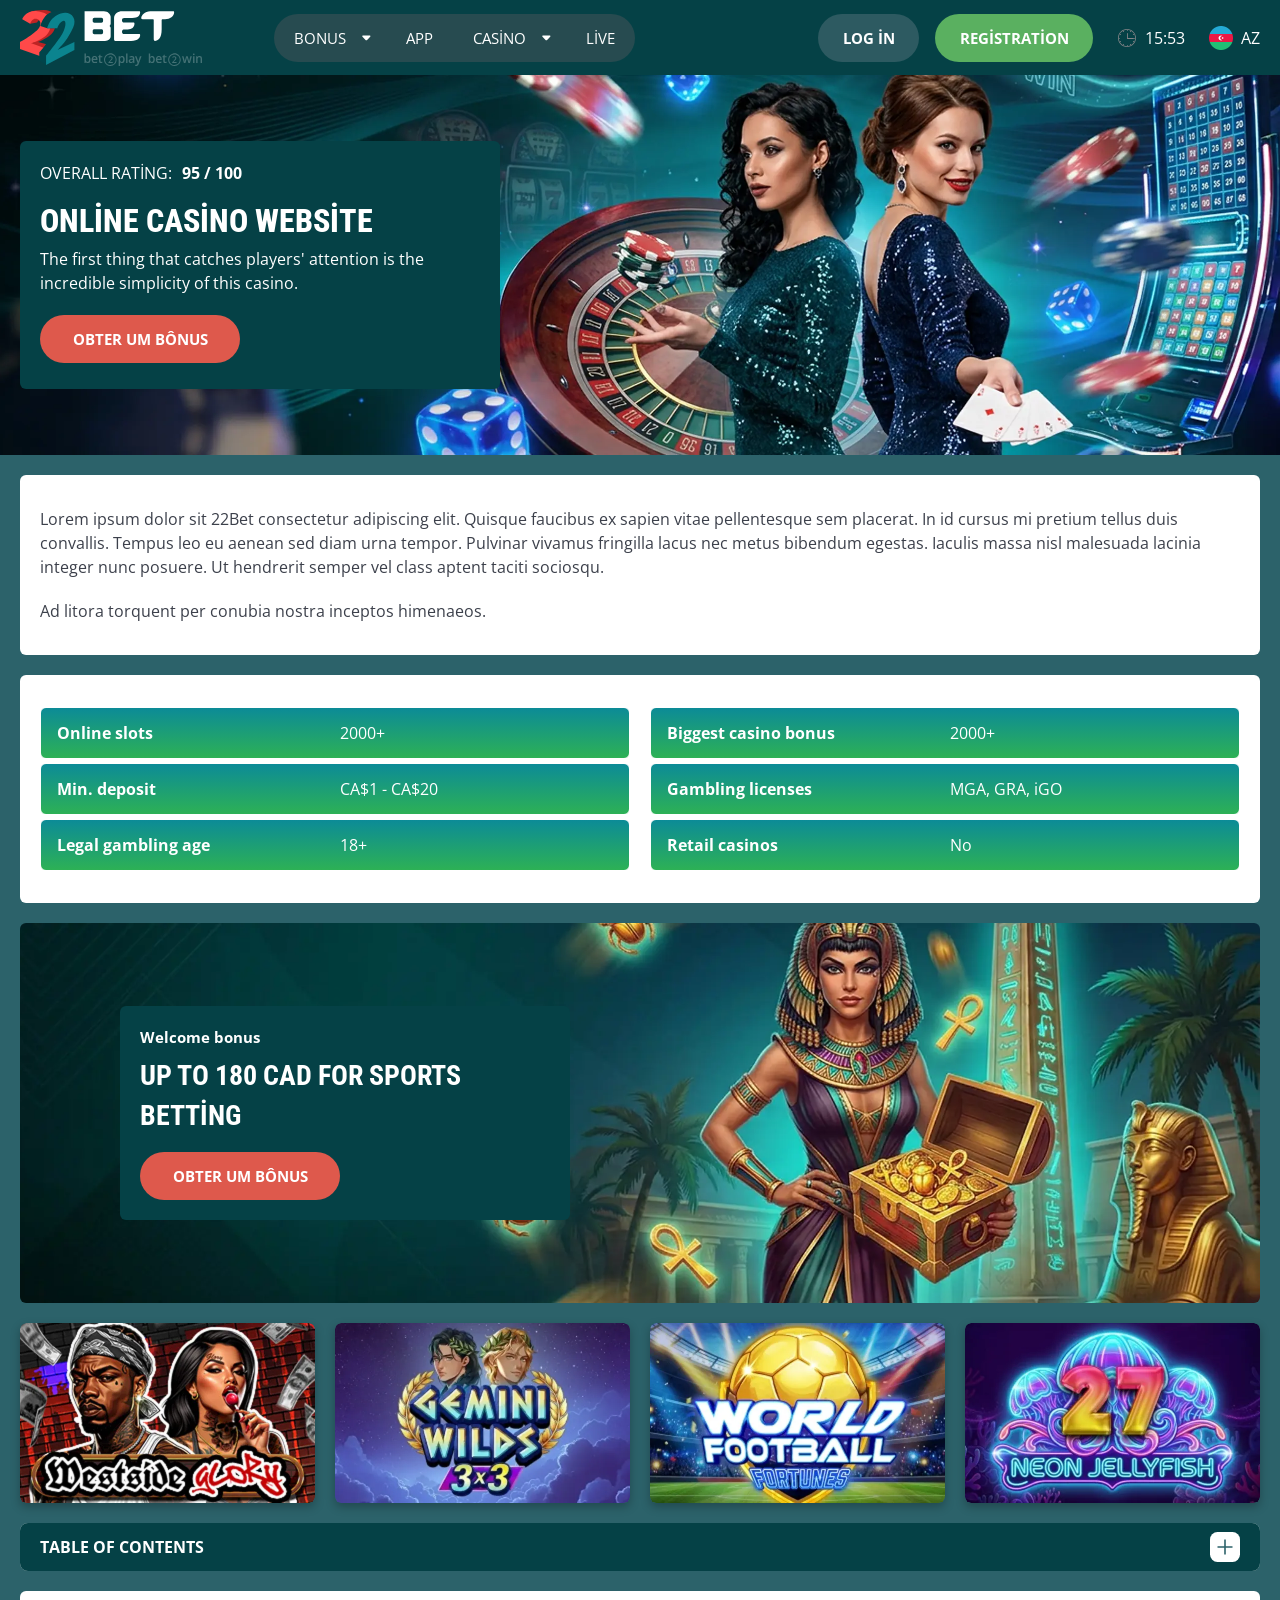
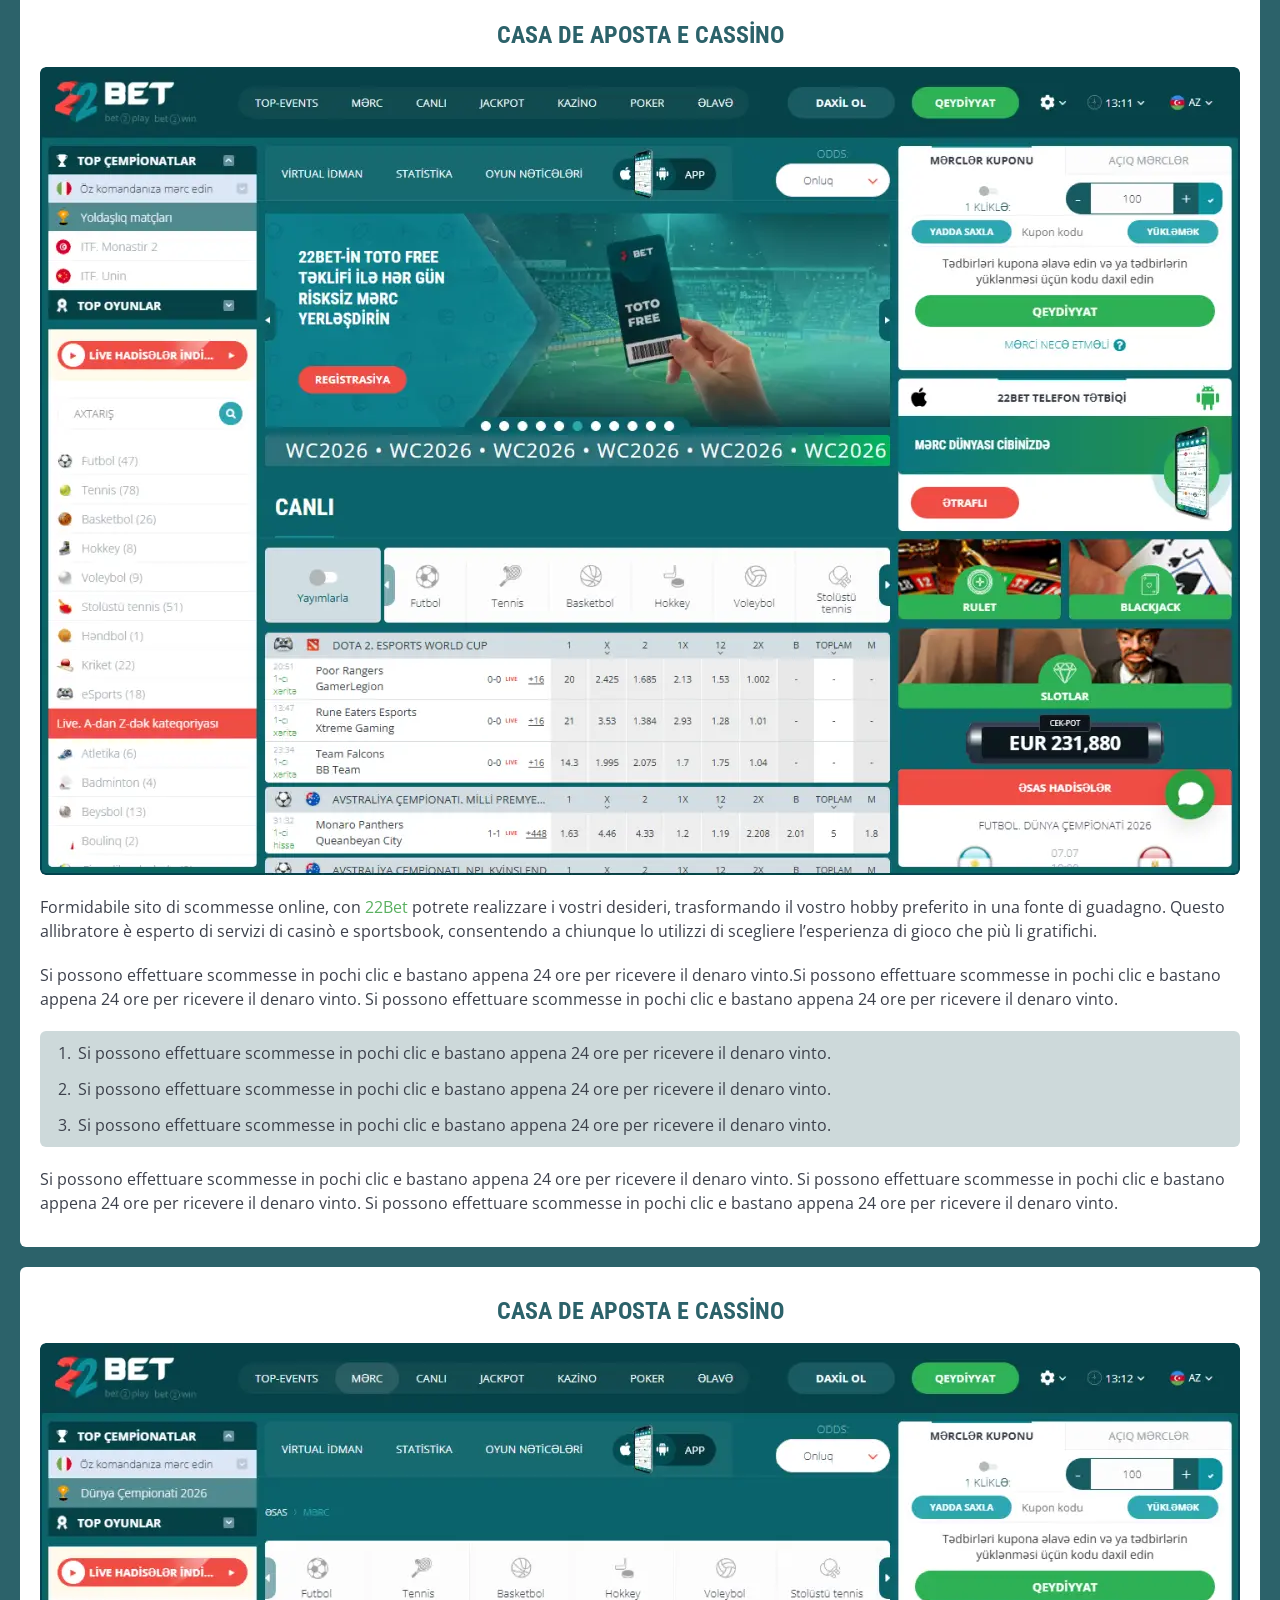
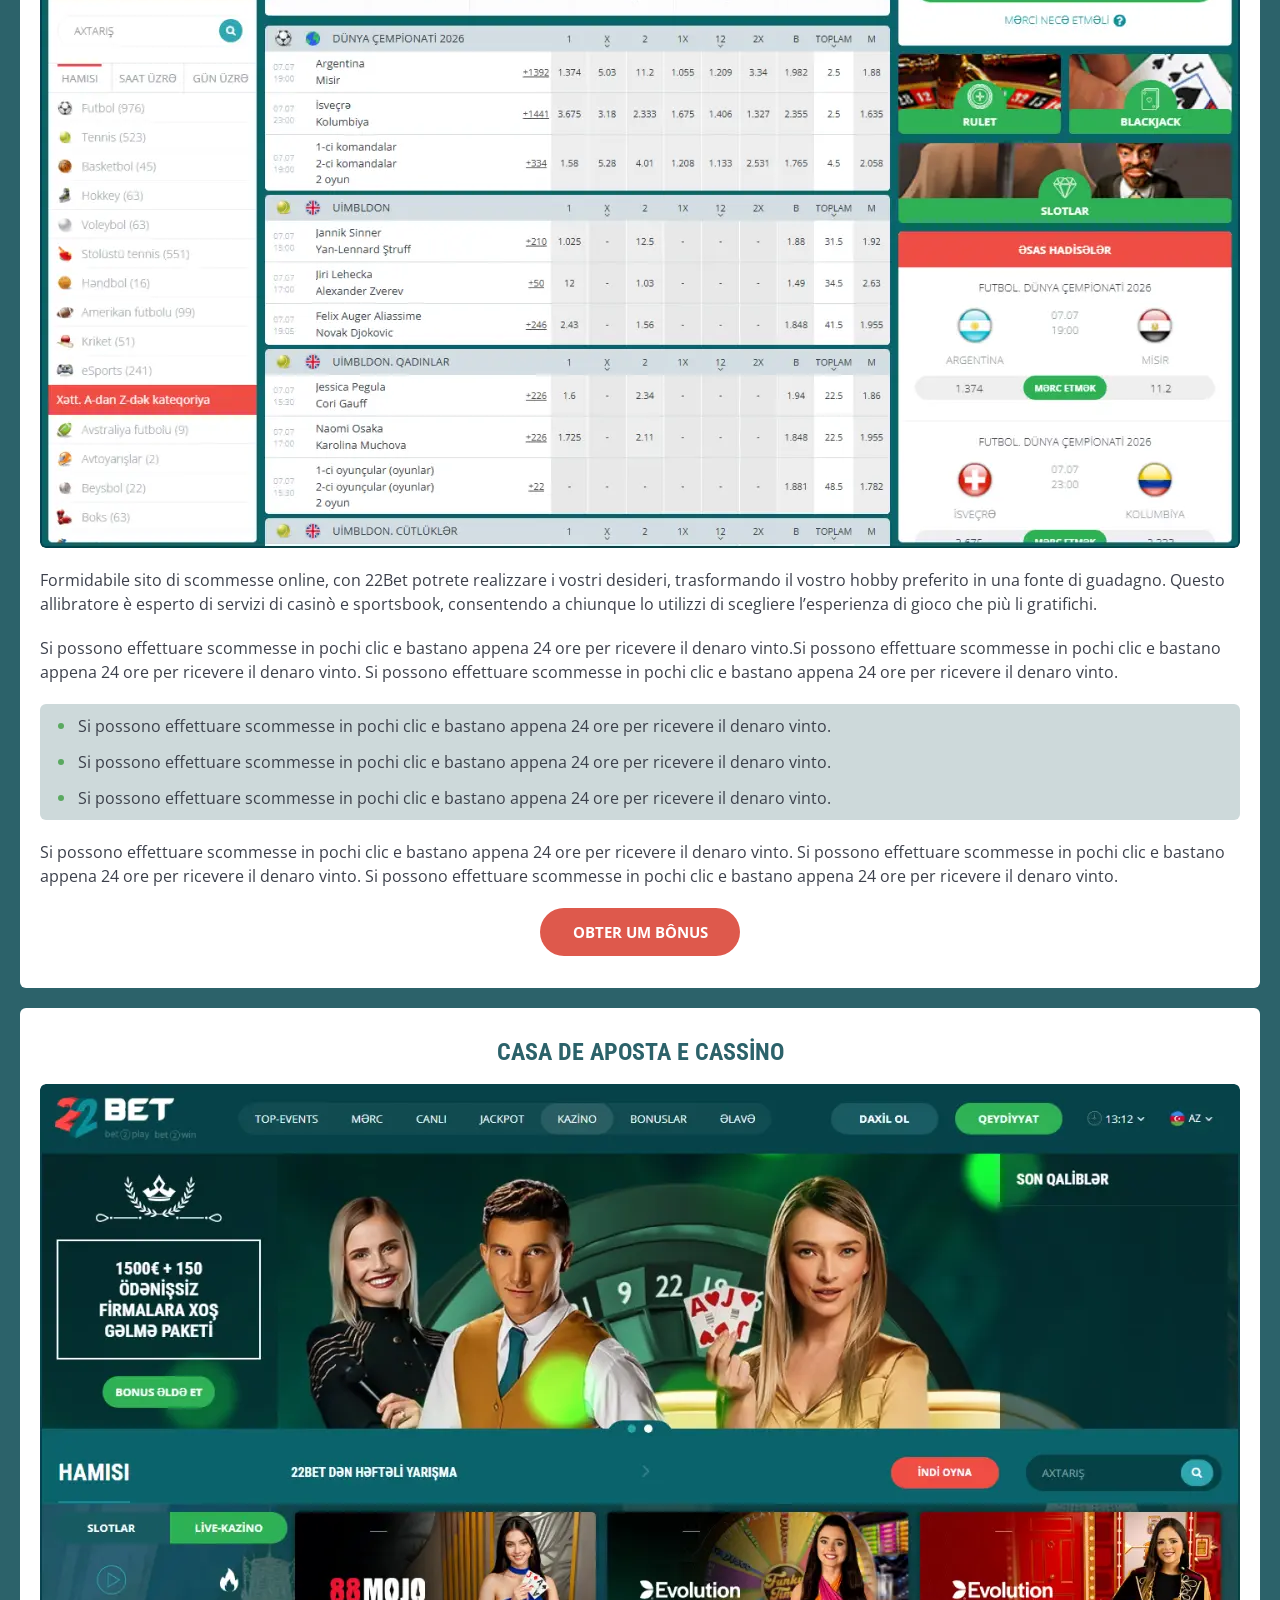
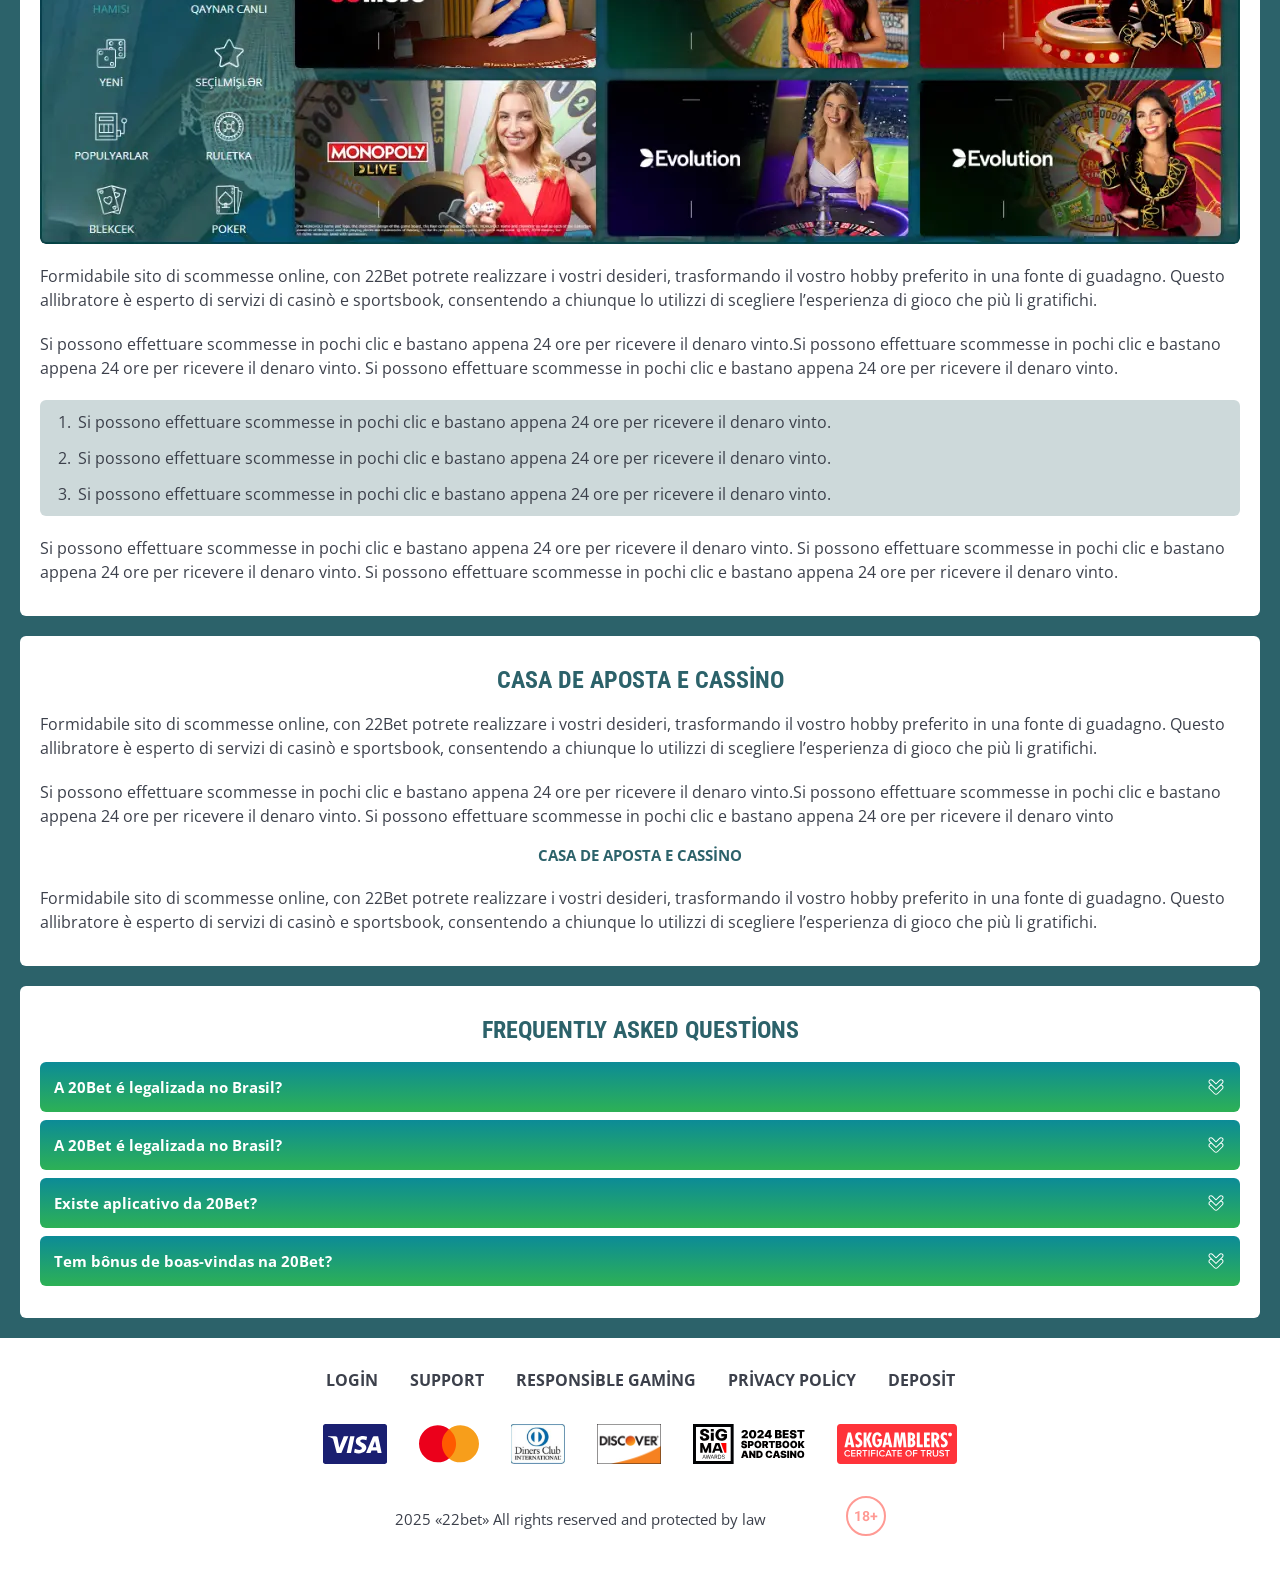
<file: index.html>
<!DOCTYPE html>
<html lang="az">
  <head>
    <meta charset="UTF-8" />
   
    <meta name="viewport" content="width=device-width, initial-scale=1.0" />
    <title>22Bet </title>
    <meta name="description" content />
    <meta property="og:site_name" content />
    <meta property="og:title" content />
    <meta property="og:type" content="website" />
    <meta property="og:url" content />
    <meta property="og:image" content />
    <meta property="og:image:alt" content />
    <meta property="og:locale" content="az" />
    <meta property="og:description" content />
    <link rel="preconnect" href="https://fonts.googleapis.com" />
    <link rel="preconnect" href="https://fonts.gstatic.com" crossorigin="anonymous" />
   <link href="https://fonts.googleapis.com/css2?family=Open+Sans:ital,wght@0,300..800;1,300..800&display=swap" rel="stylesheet">
<link href="https://fonts.googleapis.com/css?family=Roboto+Condensed&display=swap" rel="stylesheet">

   <link rel="stylesheet" href="./css/reset.css" />
    <link rel="stylesheet" href="./css/main.css" />
    <link rel="stylesheet" href="./css/media.css"/>
    <link rel="icon" href="./images/Group.png" type="image/x-icon"/>
    <script
    src="https://code.jquery.com/jquery-3.6.1.min.js"
    integrity="sha256-o88AwQnZB+VDvE9tvIXrMQaPlFFSUTR+nldQm1LuPXQ="
    crossorigin="anonymous"
  ></script>
  </head>
  <body>
    <header class="header">
      <section class="content header__content">
        <a href="./index.html" class="logo header__logo"
          ><img src="./images/logo.svg" alt="logo" title
        /></a>
        <button class="header__btn-menu" >
          <svg width="16px" height="16px" viewBox="0 0 16 16" xmlns="http://www.w3.org/2000/svg">
              <rect y="0" width="16" height="3" rx="1.5"></rect>
              <rect y="6.5" width="16" height="3" rx="1.5"></rect>
              <rect y="13" width="16" height="3" rx="1.5"></rect>
            </svg>
        </button>

          <nav class="menu header__menu">
            <ul class="header__menu-list">
                
              <li class="header__menu-item">
                 <a href="./bonus.html" >
                Bonus
              </a>
             
              <div class="header__menu-wrap ">
                <ul >
                  <li>
                    <a href="./freeSpins.html">
                    Free Spins
                  </a></li>
                  <li><a href="./promoCode.html">
                   Promo Code
                  </a>
                </li>
                  <li><a href="./welcomeBonus.html">
                   Welcome Bonus
                  </a>
                </li>
                <li><a href="./vip.html">
                   VIP
                  </a>
                </li>
                
                </ul>
              </div>
             
              
            </li>
              <li>
                <a href="./app.html">
                 App
                </a>
              </li>
              
              <li class="header__menu-item">
               <a href="./casino.html">
                Casino
              </a>
             
              <div class="header__menu-wrap ">
                <ul >
                  <li>
                    <a href="./slots.html">
                    Slots
                  </a></li>
                 
                </ul>
              </div>
             
            </li>
               <li >
                <a href="./live.html">
               Live
                </a>
              </li>
             
             
            </ul>
            <div class="header__button header__button-menu " >
              <a href="#" class="button  button__login-menu">log in</a>
              <a href="#" class="button button__menu">registration</a>
            </div>
           
          </nav>
            <a href="#" class="button button__login">log in</a>
            <a href="#" class="button button__singup">registration</a>
            <div id="clock" class="header__time">00:00</div>
            <a href="#" class="header__flag">
                <span><img src="./images/flag.png" alt="flag" title /></span>
                <span>az</span>
              </a>
      </section>
    </header>
     <main class="main home main-page">
        <section class=" hero hero__page">
           
            <div class="background">
              <img src="./images/main/bg-main.webp" alt="hero" title />
              
            </div>
            <div class="hero__wrapper">
              <div class="hero__data">
                <div class="hero__rating" >
                  <p>Overall Rating:</p>
                 
                  <span >
                    <span >95</span>
                  <span>/</span> 
                  <span >100</span>
                  
                  </span>
                </div>
                <h1 class="title general hero__title">
                 Online Casino Website
                </h1>
                <p class="hero__text">The first thing that catches players' attention is the incredible simplicity of this casino.</p>
                <a href="#" class="button  hero__button">Obter um Bônus</a>
               
              </div>
             
            </div>
          </section>
      <section class="main__wrap main__wrap-page">
       
       <section class="content__wrapper content__wrapper-page">

         
        
       
          <section class="content article">
            <p>
             Lorem ipsum dolor sit 22Bet consectetur adipiscing elit. Quisque faucibus ex sapien vitae pellentesque sem placerat. In id cursus mi pretium tellus duis convallis. Tempus leo eu aenean sed diam urna tempor. Pulvinar vivamus fringilla lacus nec metus bibendum egestas. Iaculis massa nisl malesuada lacinia integer nunc posuere. Ut hendrerit semper vel class aptent taciti sociosqu.
            </p>
            <p>
             Ad litora torquent per conubia nostra inceptos himenaeos.
            </p>
          </section>
      <section class="content features">
           
              <table class="features__table">
               <tbody class="features__group">
                 
                   <tr>
                   <td>Online slots</td>
                   <td>2000+</td>
                  </tr>
                  <tr>
                   <td>Biggest casino bonus</td>
                   <td>2000+</td>
                  </tr>
                  <tr>
                   <td>Min. deposit</td>
                   <td>CA$1 - CA$20</td>
                  </tr>
              
                     <tr>
                     <td>Gambling licenses</td>
                     <td>MGA, GRA, iGO</td>
                   </tr>
                   <tr>
                     <td>Legal gambling age</td>
                     <td>18+</td>
                   </tr>
                   <tr>
                     <td>Retail casinos</td>
                     <td>No</td>
                   </tr>
                
               </tbody>
             </table>
            
         
           </section>  

        
             
             <section class="content banner banner-main">
            <div class="background ">
              
              <img src="./images/main/banner-main.webp" alt="banner" title />
              
            </div>
            <div class="banner__info">
                <p class="banner__subtitle">Welcome bonus</p>
              <h2 class="title high banner__title-main">
             up to 180 CAD
for sports betting
              </h2>
          
              <a href="#" class="button banner__button">Obter um Bônus</a>
            </div>
          </section>
          
           <section class="content casino">
           
              <ul class="casino__list ">
                <li class="casino__item">
                    <a href="#"><div class="casino__wrapper">
                      <img class="casino__img" src="./images/main/card-main1.webp" alt="" title>
                    <div class="casino__hover casino__hover-live">
                        
                        <div class="casino-box">
                            
                        <span href="#" class="button  casino__buttons">Play now</span>
                        </div>
                    </div>
                    </div>
                    </a>
                </li>
                <li class="casino__item">
                  <a href="#"><div class="casino__wrapper">
                      <img class="casino__img" src="./images/main/card-main2.webp" alt="" title>
                    <div class="casino__hover casino__hover-live">
                        
                        <div class="casino-box">
                            
                        <span href="#" class="button  casino__buttons">Play now</span>
                        </div>
                    </div>
                    </div>
                    </a>
              </li>
              <li class="casino__item">
              <a href="#"><div class="casino__wrapper">
                      <img class="casino__img" src="./images/main/card-main3.webp" alt="" title>
                    <div class="casino__hover casino__hover-live">
                        
                        <div class="casino-box">
                            
                        <span href="#" class="button  casino__buttons">Play now</span>
                        </div>
                    </div>
                    </div>
                    </a>
            </li>
             <li class="casino__item">
                <a href="#"><div class="casino__wrapper">
                      <img class="casino__img" src="./images/main/card-main4.webp" alt="" title>
                    <div class="casino__hover casino__hover-live">
                        
                        <div class="casino-box">
                            
                        <span href="#" class="button  casino__buttons">Play now</span>
                        </div>
                    </div>
                    </div>
                    </a>
            </li>
        

              </ul>
         </section>
              <section class="content menu-review__content">
              

            
                <div class="menu__review-desk menu__review-content">Table of Contents</div>
                <ul class="menu__review menu__review-list">
                  <li><a href="#">Lorem ipsum dolor sit</a></li>
                    <li><a href="#">Amet consectetur adipiscing</a></li>
                      <li><a href="#">Quisque faucibus ex sapien vitae</a></li>
                        <li><a href="#">Ut hendrerit sempero</a></li>
                          <li><a href="#">Pulvinar vivamus fringilla</a></li>
                           <li><a href="#">Ad litora torquent per conubia</a></li>
                         
                          
                </ul>
             
          
          </section>
          
        
          <section class="content article">
            <h2 class="title high article__title">Casa de Aposta e Cassino</h2>
             <div class="images">
              <img src="./images/main/image1-main.webp" alt="banner" title />
            </div>
            <p>
             Formidabile sito di scommesse online, con <a href="#">22Bet</a> potrete realizzare i vostri desideri, trasformando il vostro hobby preferito in una fonte di guadagno. Questo allibratore è esperto di servizi di casinò e sportsbook, consentendo a chiunque lo utilizzi di scegliere l’esperienza di gioco che più li gratifichi.
            </p>
            <p>
             Si possono effettuare scommesse in pochi clic e bastano appena 24 ore per ricevere il denaro vinto.Si possono effettuare scommesse in pochi clic e bastano appena 24 ore per ricevere il denaro vinto. Si possono effettuare scommesse in pochi clic e bastano appena 24 ore per ricevere il denaro vinto.
            </p>
           <ol>
              <li>Si possono effettuare scommesse in pochi clic e bastano appena 24 ore per ricevere il denaro vinto.</li>
              <li>Si possono effettuare scommesse in pochi clic e bastano appena 24 ore per ricevere il denaro vinto.</li>
              <li>Si possono effettuare scommesse in pochi clic e bastano appena 24 ore per ricevere il denaro vinto.</li>
            </ol>
            <p>Si possono effettuare scommesse in pochi clic e bastano appena 24 ore per ricevere il denaro vinto. Si possono effettuare scommesse in pochi clic e bastano appena 24 ore per ricevere il denaro vinto. Si possono effettuare scommesse in pochi clic e bastano appena 24 ore per ricevere il denaro vinto.</p>
          </section>
           <section class="content article">
            <h2 class="title high article__title">Casa de Aposta e Cassino</h2>
             <div class="images">
              <img src="./images/main/image2-main.webp" alt="banner" title />
            </div>
            <p>
             Formidabile sito di scommesse online, con 22Bet potrete realizzare i vostri desideri, trasformando il vostro hobby preferito in una fonte di guadagno. Questo allibratore è esperto di servizi di casinò e sportsbook, consentendo a chiunque lo utilizzi di scegliere l’esperienza di gioco che più li gratifichi.
            </p>
            <p>
             Si possono effettuare scommesse in pochi clic e bastano appena 24 ore per ricevere il denaro vinto.Si possono effettuare scommesse in pochi clic e bastano appena 24 ore per ricevere il denaro vinto. Si possono effettuare scommesse in pochi clic e bastano appena 24 ore per ricevere il denaro vinto.
            </p>
           <ul>
              <li>Si possono effettuare scommesse in pochi clic e bastano appena 24 ore per ricevere il denaro vinto.</li>
              <li>Si possono effettuare scommesse in pochi clic e bastano appena 24 ore per ricevere il denaro vinto.</li>
              <li>Si possono effettuare scommesse in pochi clic e bastano appena 24 ore per ricevere il denaro vinto.</li>
            </ul>
            <p>Si possono effettuare scommesse in pochi clic e bastano appena 24 ore per ricevere il denaro vinto. Si possono effettuare scommesse in pochi clic e bastano appena 24 ore per ricevere il denaro vinto. Si possono effettuare scommesse in pochi clic e bastano appena 24 ore per ricevere il denaro vinto.</p>
         <a href="#" class="button">Obter um Bônus</a>
          </section>
           <section class="content article">
            <h2 class="title high article__title">Casa de Aposta e Cassino</h2>
             <div class="images">
              <img src="./images/main/image3-main.webp" alt="banner" title />
            </div>
            <p>
             Formidabile sito di scommesse online, con 22Bet potrete realizzare i vostri desideri, trasformando il vostro hobby preferito in una fonte di guadagno. Questo allibratore è esperto di servizi di casinò e sportsbook, consentendo a chiunque lo utilizzi di scegliere l’esperienza di gioco che più li gratifichi.
            </p>
            <p>
             Si possono effettuare scommesse in pochi clic e bastano appena 24 ore per ricevere il denaro vinto.Si possono effettuare scommesse in pochi clic e bastano appena 24 ore per ricevere il denaro vinto. Si possono effettuare scommesse in pochi clic e bastano appena 24 ore per ricevere il denaro vinto.
            </p>
           <ol>
              <li>Si possono effettuare scommesse in pochi clic e bastano appena 24 ore per ricevere il denaro vinto.</li>
              <li>Si possono effettuare scommesse in pochi clic e bastano appena 24 ore per ricevere il denaro vinto.</li>
              <li>Si possono effettuare scommesse in pochi clic e bastano appena 24 ore per ricevere il denaro vinto.</li>
            </ol>
            <p>Si possono effettuare scommesse in pochi clic e bastano appena 24 ore per ricevere il denaro vinto. Si possono effettuare scommesse in pochi clic e bastano appena 24 ore per ricevere il denaro vinto. Si possono effettuare scommesse in pochi clic e bastano appena 24 ore per ricevere il denaro vinto.</p>
          </section>
           <section class="content article">
            <h2 class="title high article__title">Casa de Aposta e Cassino</h2>
            <p>Formidabile sito di scommesse online, con 22Bet potrete realizzare i vostri desideri, trasformando il vostro hobby preferito in una fonte di guadagno. Questo allibratore è esperto di servizi di casinò e sportsbook, consentendo a chiunque lo utilizzi di scegliere l’esperienza di gioco che più li gratifichi.</p>
            <p>Si possono effettuare scommesse in pochi clic e bastano appena 24 ore per ricevere il denaro vinto.Si possono effettuare scommesse in pochi clic e bastano appena 24 ore per ricevere il denaro vinto. Si possono effettuare scommesse in pochi clic e bastano appena 24 ore per ricevere il denaro vinto</p>
            <h3>Casa de Aposta e Cassino</h3>
            <p>Formidabile sito di scommesse online, con 22Bet potrete realizzare i vostri desideri, trasformando il vostro hobby preferito in una fonte di guadagno. Questo allibratore è esperto di servizi di casinò e sportsbook, consentendo a chiunque lo utilizzi di scegliere l’esperienza di gioco che più li gratifichi.</p>
           </section>

          <section class="content faq">
            <h2 class="title high faq__title">Frequently Asked Questions</h2>
            <ol class="faq__list " >
              <li class="faq__item"  >
                <h3 class="title medium faq__subtitle js-button-expander js-button-expander--faq"  >A 20Bet é legalizada no Brasil?
                 </h3>
                <div  class="faq__answer js-expand-content js-expand-content--faq" >
                  <p  >
                    Sim, a casa de apostas tem licença emitida por Curaçao, que é reconhecida no Brasil e a permite atuar por aqui.
                  </p>
                </div>
              </li>
              <li class="faq__item"  >
                <h3 class="title medium faq__subtitle js-button-expander js-button-expander--faq"  >A 20Bet é legalizada no Brasil?</h3>
                <div class="faq__answer js-expand-content js-expand-content--faq" >
                  <p  >
                    Sim, a casa de apostas tem licença emitida por Curaçao, que é reconhecida no Brasil e a permite atuar por aqui.
                  </p>
                </div>
              </li> 
              <li class="faq__item"  >
                <h3 class="title medium faq__subtitle js-button-expander js-button-expander--faq"  >Existe aplicativo da 20Bet?</h3>
                <div class="faq__answer js-expand-content js-expand-content--faq" >
                  <p  >
                   Sim, disponível para sistemas operacionais iOS e Android.
                  </p>
                </div>
              </li> 
              <li class="faq__item"  >
                <h3 class="title medium faq__subtitle js-button-expander js-button-expander--faq"  >Tem bônus de boas-vindas na 20Bet?</h3>
                <div class="faq__answer js-expand-content js-expand-content--faq" >
                  <p  >
                   O pacote especial para novos usuários da 20Bet paga 100% sobre o primeiro depósito, com limite de 600 BRL.
                  </p>
                </div>
              </li> 
             
            </ol>
          </section>
          
        </section> 
      
        <div class=""  onclick="scrollToTop()">
          <button class="main__arrow" id="scrollToTopBtn"></button>
        </div> 
        
      </section>
    </main> 
     <footer class=" footer ">
      <section class="content footer__content">
        <ul class="footer__menu">
         <li><a href="./login.html">Login</a></li>
         <li><a href="./support.html">Support</a></li>
         <li><a href="./responsible.html">Responsible Gaming</a></li>
         <li><a href="./policy.html">Privacy Policy</a></li>
         <li><a href="./deposit.html">Deposit</a></li>
        </ul>
       
          <ul class="footer__cards-list">
           
            <li>
              <a href="#"
                ><img src="./images/visa.svg" alt="cardvisa" title
              /></a>
            </li>
            <li>
              <a href="#"
                ><img
                  src="./images/mastercard.svg"
                  alt="mastercard"
                  title
              /></a>
            </li>
            <li>
                <a href="#"
                  ><img src="./images/diners.svg" alt="diners" title
                /></a>
              </li>
              <li>
                <a href="#"
                  ><img src="./images/discover.svg" alt="discover" title
                /></a>
              </li>
              <li>
                <a href="#"
                  ><img src="./images/sigma.svg" alt="sigma" title
                /></a>
              </li>
              <li>
                <a href="#"
                  ><img src="./images/ask.svg" alt="ask" title
                /></a>
              </li>
            
          </ul>
       
        <div class="footer__wrapp">
          <div class="footer__text">
           
            <p>2025 «22bet» All rights reserved and protected by law
</p>
           
          </div>
          <div class="footer__age">
            <img src="./images/age.svg" alt="age" title />
          </div>
        </div>
      
      </section>
    </footer>
    <script src="./js/arrowUp.js" defer></script>
    <script src="./js/sidebar.js" defer></script>
    <script src="./js/expander.js" defer></script>
    <script src="./js/mobile-menu.js" defer></script>
    <script src="./js/clock.js" defer></script>
  </body>
</html>
</file>
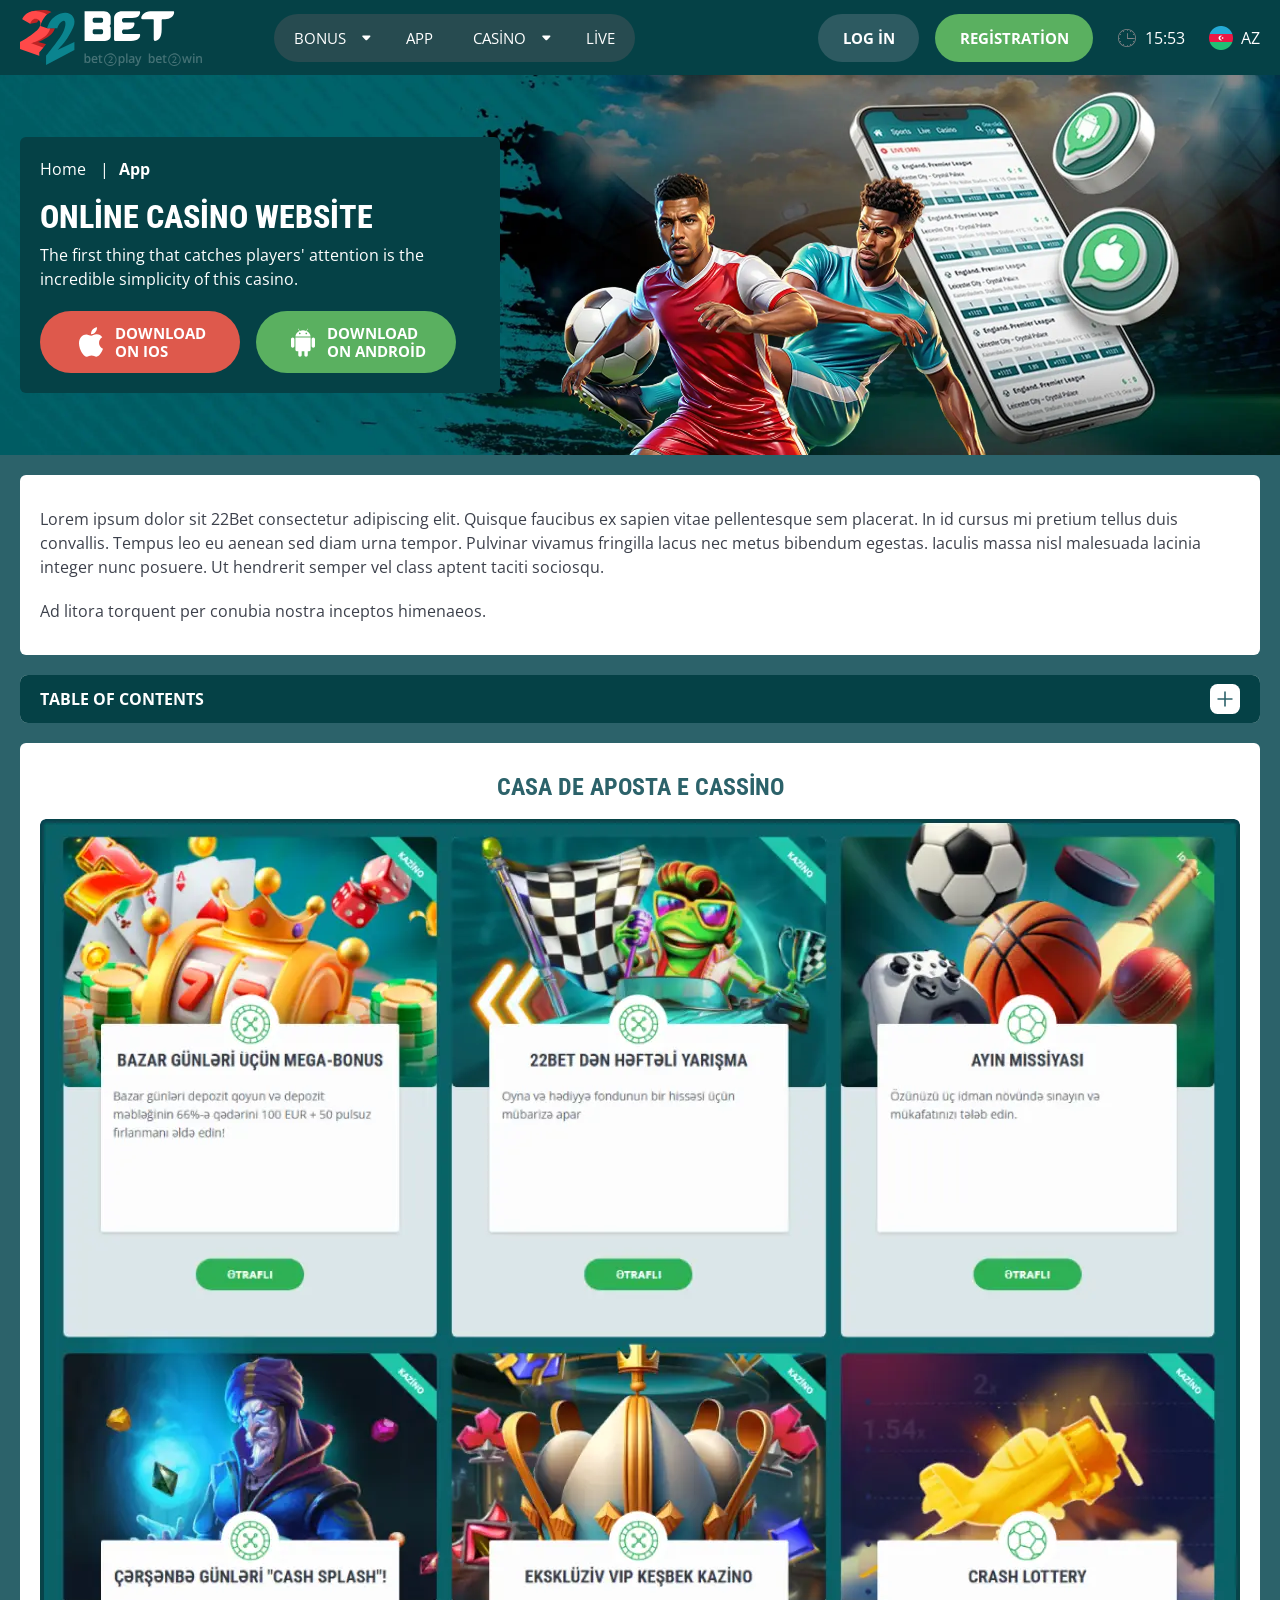
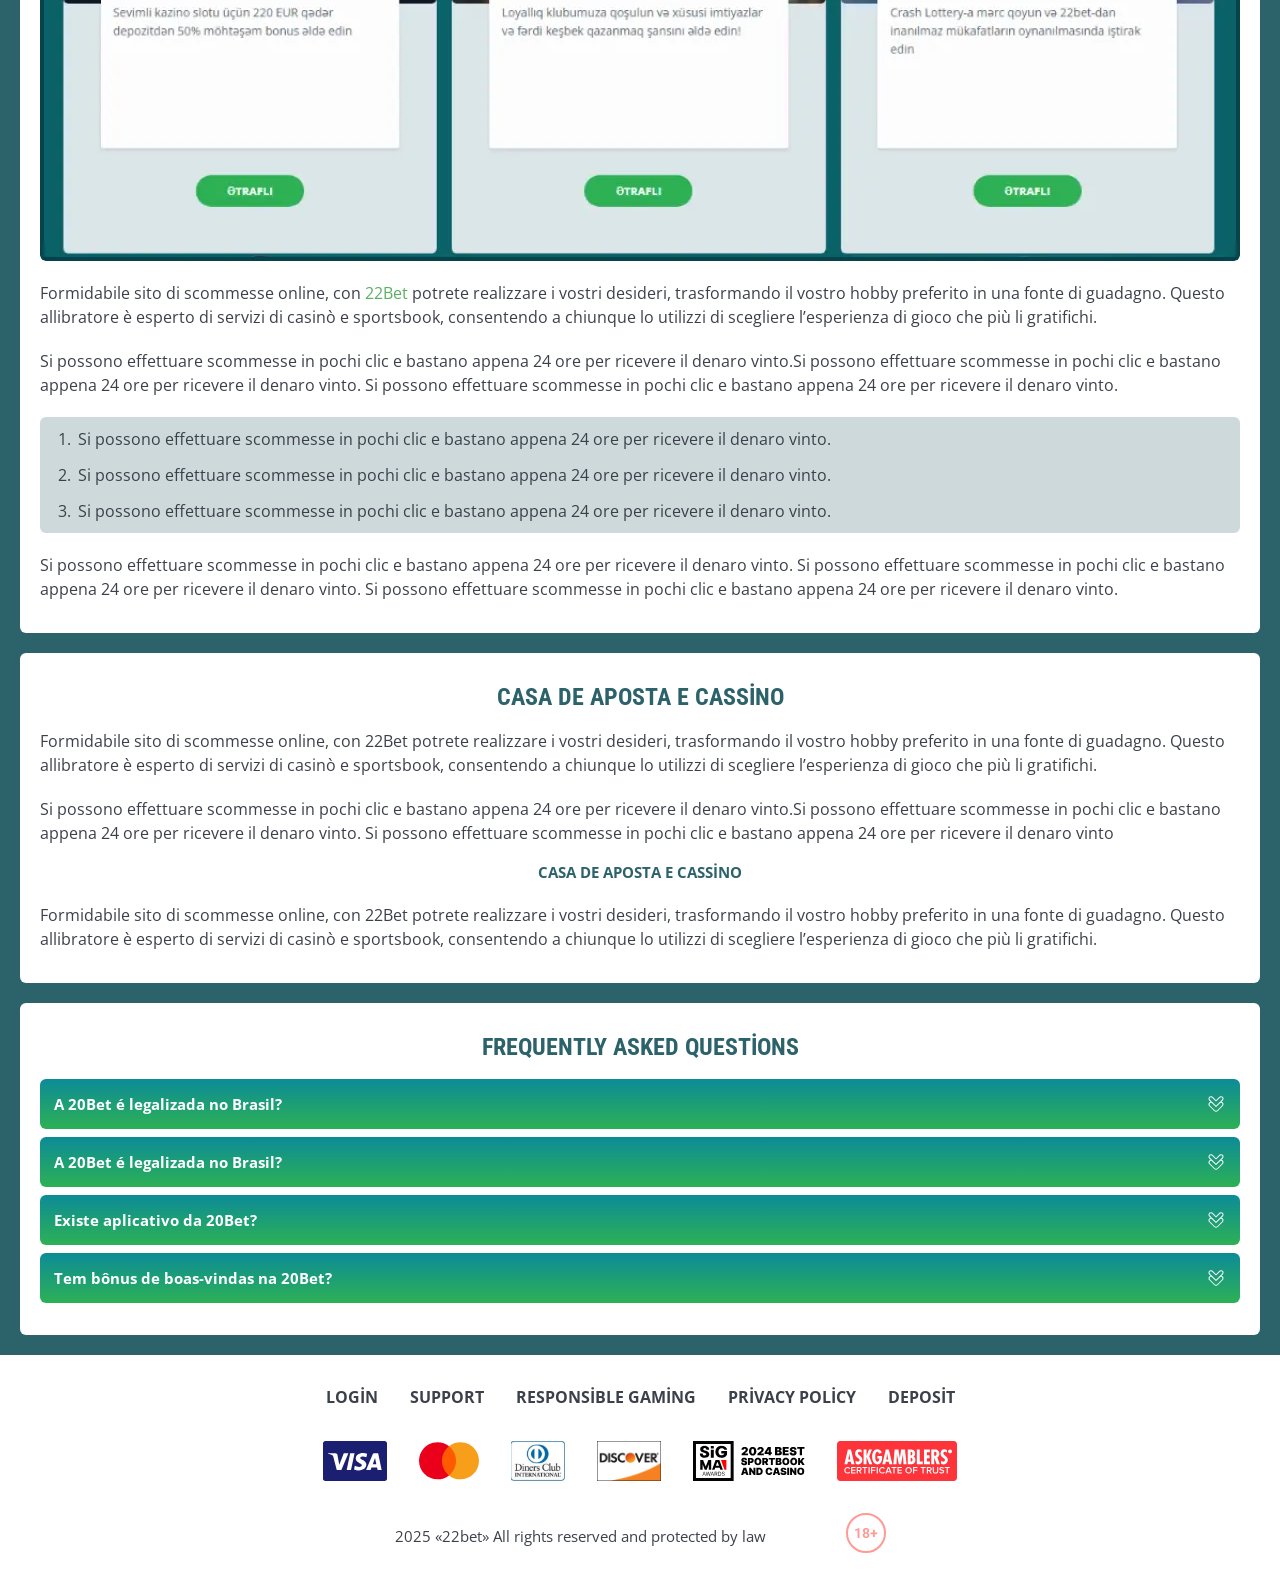
<file: app.html>
<!DOCTYPE html>
<html lang="az">
  <head>
    <meta charset="UTF-8" />
   
    <meta name="viewport" content="width=device-width, initial-scale=1.0" />
    <title>22Bet </title>
    <meta name="description" content />
    <meta property="og:site_name" content />
    <meta property="og:title" content />
    <meta property="og:type" content="website" />
    <meta property="og:url" content />
    <meta property="og:image" content />
    <meta property="og:image:alt" content />
    <meta property="og:locale" content="az" />
    <meta property="og:description" content />
    <link rel="preconnect" href="https://fonts.googleapis.com" />
    <link rel="preconnect" href="https://fonts.gstatic.com" crossorigin="anonymous" />
   <link href="https://fonts.googleapis.com/css2?family=Open+Sans:ital,wght@0,300..800;1,300..800&display=swap" rel="stylesheet">
<link href="https://fonts.googleapis.com/css?family=Roboto+Condensed&display=swap" rel="stylesheet">

   <link rel="stylesheet" href="./css/reset.css" />
    <link rel="stylesheet" href="./css/main.css" />
    <link rel="stylesheet" href="./css/media.css"/>
    <link rel="icon" href="./images/Group.png" type="image/x-icon"/>
    <script
    src="https://code.jquery.com/jquery-3.6.1.min.js"
    integrity="sha256-o88AwQnZB+VDvE9tvIXrMQaPlFFSUTR+nldQm1LuPXQ="
    crossorigin="anonymous"
  ></script>
  </head>
  <body>
    <header class="header">
      <section class="content header__content">
        <a href="./index.html" class="logo header__logo"
          ><img src="./images/logo.svg" alt="logo" title
        /></a>
        <button class="header__btn-menu" >
          <svg width="16px" height="16px" viewBox="0 0 16 16" xmlns="http://www.w3.org/2000/svg">
              <rect y="0" width="16" height="3" rx="1.5"></rect>
              <rect y="6.5" width="16" height="3" rx="1.5"></rect>
              <rect y="13" width="16" height="3" rx="1.5"></rect>
            </svg>
        </button>

          <nav class="menu header__menu">
          <ul class="header__menu-list">
                
              <li class="header__menu-item">
                 <a href="./bonus.html" >
                Bonus
              </a>
             
              <div class="header__menu-wrap ">
                <ul >
                  <li>
                    <a href="./freeSpins.html">
                    Free Spins
                  </a></li>
                  <li><a href="./promoCode.html">
                   Promo Code
                  </a>
                </li>
                  <li><a href="./welcomeBonus.html">
                   Welcome Bonus
                  </a>
                </li>
                <li><a href="./vip.html">
                   VIP
                  </a>
                </li>
                
                </ul>
              </div>
             
              
            </li>
              <li>
                <a href="./app.html">
                 App
                </a>
              </li>
              
              <li class="header__menu-item">
               <a href="./casino.html">
                Casino
              </a>
             
              <div class="header__menu-wrap ">
                <ul >
                  <li>
                    <a href="./slots.html">
                    Slots
                  </a></li>
                 
                </ul>
              </div>
             
            </li>
               <li >
                <a href="./live.html">
               Live
                </a>
              </li>
             
             
            </ul>
            <div class="header__button header__button-menu " >
              <a href="#" class="button  button__login-menu">log in</a>
              <a href="#" class="button button__menu">registration</a>
            </div>
           
          </nav>
            <a href="#" class="button button__login">log in</a>
            <a href="#" class="button button__singup">registration</a>
            <div id="clock" class="header__time">00:00</div>
            <a href="#" class="header__flag">
                <span><img src="./images/flag.png" alt="flag" title /></span>
                <span>az</span>
              </a>
      </section>
    </header>
     <main class="main home main-page">
        <section class=" hero hero__page">
           
            <div class="background background-page">
              <img src="./images/app/bg-app.webp" alt="hero" title />
              
            </div>
            <div class="hero__wrapper hero__wrapper-page">
              <div class="hero__data hero__data-bonus">
                <ul
                class="breadcrumbs "
                
              >
                <li
                  
                >
                  <a href="#" >
                    <span >Home</span></a
                  >
                 
                </li>
                <li
                  
                >
                  <a href="/" > <span >App</span></a>
                 
                </li>
              </ul>
                <h1 class="title general hero__title">
                  Online Casino Website
                </h1>
                 <p class="hero__text">The first thing that catches players' attention is the incredible simplicity of this casino.</p>
               
              <div class="banner__content banner__content-app">
             
                  <a href="#" class="banner__btn banner__btn-app">
                    <img src="./images/main/apple-app.svg" alt="icon" title>
                   Download  </br>
on IOS 
                  </a>
                  <a href="#" class="banner__btn banner__btn-android"
                    > <img src="./images/main/android-app.svg" alt="icon" title>Download  </br>
on Android </a
                  >
                </div>
              </div>
             
            </div>
          </section>
      <section class="main__wrap main__wrap-page">
       
       <section class="content__wrapper content__wrapper-page">

         
        
       
          <section class="content article">
            <p>
             Lorem ipsum dolor sit 22Bet consectetur adipiscing elit. Quisque faucibus ex sapien vitae pellentesque sem placerat. In id cursus mi pretium tellus duis convallis. Tempus leo eu aenean sed diam urna tempor. Pulvinar vivamus fringilla lacus nec metus bibendum egestas. Iaculis massa nisl malesuada lacinia integer nunc posuere. Ut hendrerit semper vel class aptent taciti sociosqu.
            </p>
            <p>
             Ad litora torquent per conubia nostra inceptos himenaeos.
            </p>
          </section>
         
       <section class="content menu-review__content">
              

            
                <div class="menu__review-desk menu__review-content">Table of Contents</div>
                <ul class="menu__review menu__review-list">
                  <li><a href="#">Lorem ipsum dolor sit</a></li>
                    <li><a href="#">Amet consectetur adipiscing</a></li>
                      <li><a href="#">Quisque faucibus ex sapien vitae</a></li>
                        <li><a href="#">Ut hendrerit sempero</a></li>
                          <li><a href="#">Pulvinar vivamus fringilla</a></li>
                           <li><a href="#">Ad litora torquent per conubia</a></li>
                         
                          
                </ul>
             
          
          </section>
        
          <section class="content article">
            <h2 class="title high article__title">Casa de Aposta e Cassino</h2>
             <div class="images">
              <img src="./images/app/image1-app.webp" alt="banner" title />
            </div>
            <p>
             Formidabile sito di scommesse online, con <a href="#">22Bet</a> potrete realizzare i vostri desideri, trasformando il vostro hobby preferito in una fonte di guadagno. Questo allibratore è esperto di servizi di casinò e sportsbook, consentendo a chiunque lo utilizzi di scegliere l’esperienza di gioco che più li gratifichi.
            </p>
            <p>
             Si possono effettuare scommesse in pochi clic e bastano appena 24 ore per ricevere il denaro vinto.Si possono effettuare scommesse in pochi clic e bastano appena 24 ore per ricevere il denaro vinto. Si possono effettuare scommesse in pochi clic e bastano appena 24 ore per ricevere il denaro vinto.
            </p>
           <ol>
              <li>Si possono effettuare scommesse in pochi clic e bastano appena 24 ore per ricevere il denaro vinto.</li>
              <li>Si possono effettuare scommesse in pochi clic e bastano appena 24 ore per ricevere il denaro vinto.</li>
              <li>Si possono effettuare scommesse in pochi clic e bastano appena 24 ore per ricevere il denaro vinto.</li>
            </ol>
            <p>Si possono effettuare scommesse in pochi clic e bastano appena 24 ore per ricevere il denaro vinto. Si possono effettuare scommesse in pochi clic e bastano appena 24 ore per ricevere il denaro vinto. Si possono effettuare scommesse in pochi clic e bastano appena 24 ore per ricevere il denaro vinto.</p>
          </section>
         
         
           <section class="content article">
            <h2 class="title high article__title">Casa de Aposta e Cassino</h2>
            <p>Formidabile sito di scommesse online, con 22Bet potrete realizzare i vostri desideri, trasformando il vostro hobby preferito in una fonte di guadagno. Questo allibratore è esperto di servizi di casinò e sportsbook, consentendo a chiunque lo utilizzi di scegliere l’esperienza di gioco che più li gratifichi.</p>
            <p>Si possono effettuare scommesse in pochi clic e bastano appena 24 ore per ricevere il denaro vinto.Si possono effettuare scommesse in pochi clic e bastano appena 24 ore per ricevere il denaro vinto. Si possono effettuare scommesse in pochi clic e bastano appena 24 ore per ricevere il denaro vinto</p>
            <h3>Casa de Aposta e Cassino</h3>
            <p>Formidabile sito di scommesse online, con 22Bet potrete realizzare i vostri desideri, trasformando il vostro hobby preferito in una fonte di guadagno. Questo allibratore è esperto di servizi di casinò e sportsbook, consentendo a chiunque lo utilizzi di scegliere l’esperienza di gioco che più li gratifichi.</p>
           </section>

          <section class="content faq">
            <h2 class="title high faq__title">Frequently Asked Questions</h2>
            <ul class="faq__list " >
              <li class="faq__item"  >
                <h3 class="title medium faq__subtitle js-button-expander js-button-expander--faq"  >A 20Bet é legalizada no Brasil?
                 </h3>
                <div  class="faq__answer js-expand-content js-expand-content--faq" >
                  <p  >
                    Sim, a casa de apostas tem licença emitida por Curaçao, que é reconhecida no Brasil e a permite atuar por aqui.
                  </p>
                </div>
              </li>
              <li class="faq__item"  >
                <h3 class="title medium faq__subtitle js-button-expander js-button-expander--faq"  >A 20Bet é legalizada no Brasil?</h3>
                <div class="faq__answer js-expand-content js-expand-content--faq" >
                  <p  >
                    Sim, a casa de apostas tem licença emitida por Curaçao, que é reconhecida no Brasil e a permite atuar por aqui.
                  </p>
                </div>
              </li> 
              <li class="faq__item"  >
                <h3 class="title medium faq__subtitle js-button-expander js-button-expander--faq"  >Existe aplicativo da 20Bet?</h3>
                <div class="faq__answer js-expand-content js-expand-content--faq" >
                  <p  >
                   Sim, disponível para sistemas operacionais iOS e Android.
                  </p>
                </div>
              </li> 
              <li class="faq__item"  >
                <h3 class="title medium faq__subtitle js-button-expander js-button-expander--faq"  >Tem bônus de boas-vindas na 20Bet?</h3>
                <div class="faq__answer js-expand-content js-expand-content--faq" >
                  <p  >
                   O pacote especial para novos usuários da 20Bet paga 100% sobre o primeiro depósito, com limite de 600 BRL.
                  </p>
                </div>
              </li> 
             
            </ul>
          </section>
          
        </section> 
      
        <div class=""  onclick="scrollToTop()">
          <button class="main__arrow" id="scrollToTopBtn"></button>
        </div> 
        
      </section>
    </main> 
 <footer class=" footer ">
      <section class="content footer__content">
        <ul class="footer__menu">
         <li><a href="./login.html">Login</a></li>
         <li><a href="./support.html">Support</a></li>
         <li><a href="./responsible.html">Responsible Gaming</a></li>
         <li><a href="./policy.html">Privacy Policy</a></li>
         <li><a href="./deposit.html">Deposit</a></li>
        </ul>
       
          <ul class="footer__cards-list">
           
            <li>
              <a href="#"
                ><img src="./images/visa.svg" alt="cardvisa" title
              /></a>
            </li>
            <li>
              <a href="#"
                ><img
                  src="./images/mastercard.svg"
                  alt="mastercard"
                  title
              /></a>
            </li>
            <li>
                <a href="#"
                  ><img src="./images/diners.svg" alt="diners" title
                /></a>
              </li>
              <li>
                <a href="#"
                  ><img src="./images/discover.svg" alt="discover" title
                /></a>
              </li>
              <li>
                <a href="#"
                  ><img src="./images/sigma.svg" alt="sigma" title
                /></a>
              </li>
              <li>
                <a href="#"
                  ><img src="./images/ask.svg" alt="ask" title
                /></a>
              </li>
            
          </ul>
       
        <div class="footer__wrapp">
          <div class="footer__text">
           
            <p>2025 «22bet» All rights reserved and protected by law

</p>
           
          </div>
          <div class="footer__age">
            <img src="./images/age.svg" alt="age" title />
          </div>
        </div>
      
      </section>
    </footer>
    <script src="./js/arrowUp.js" defer></script>
    <script src="./js/sidebar.js" defer></script>
    <script src="./js/expander.js" defer></script>
    <script src="./js/mobile-menu.js" defer></script>
    <script src="./js/clock.js" defer></script>
  </body>
</html>
</file>
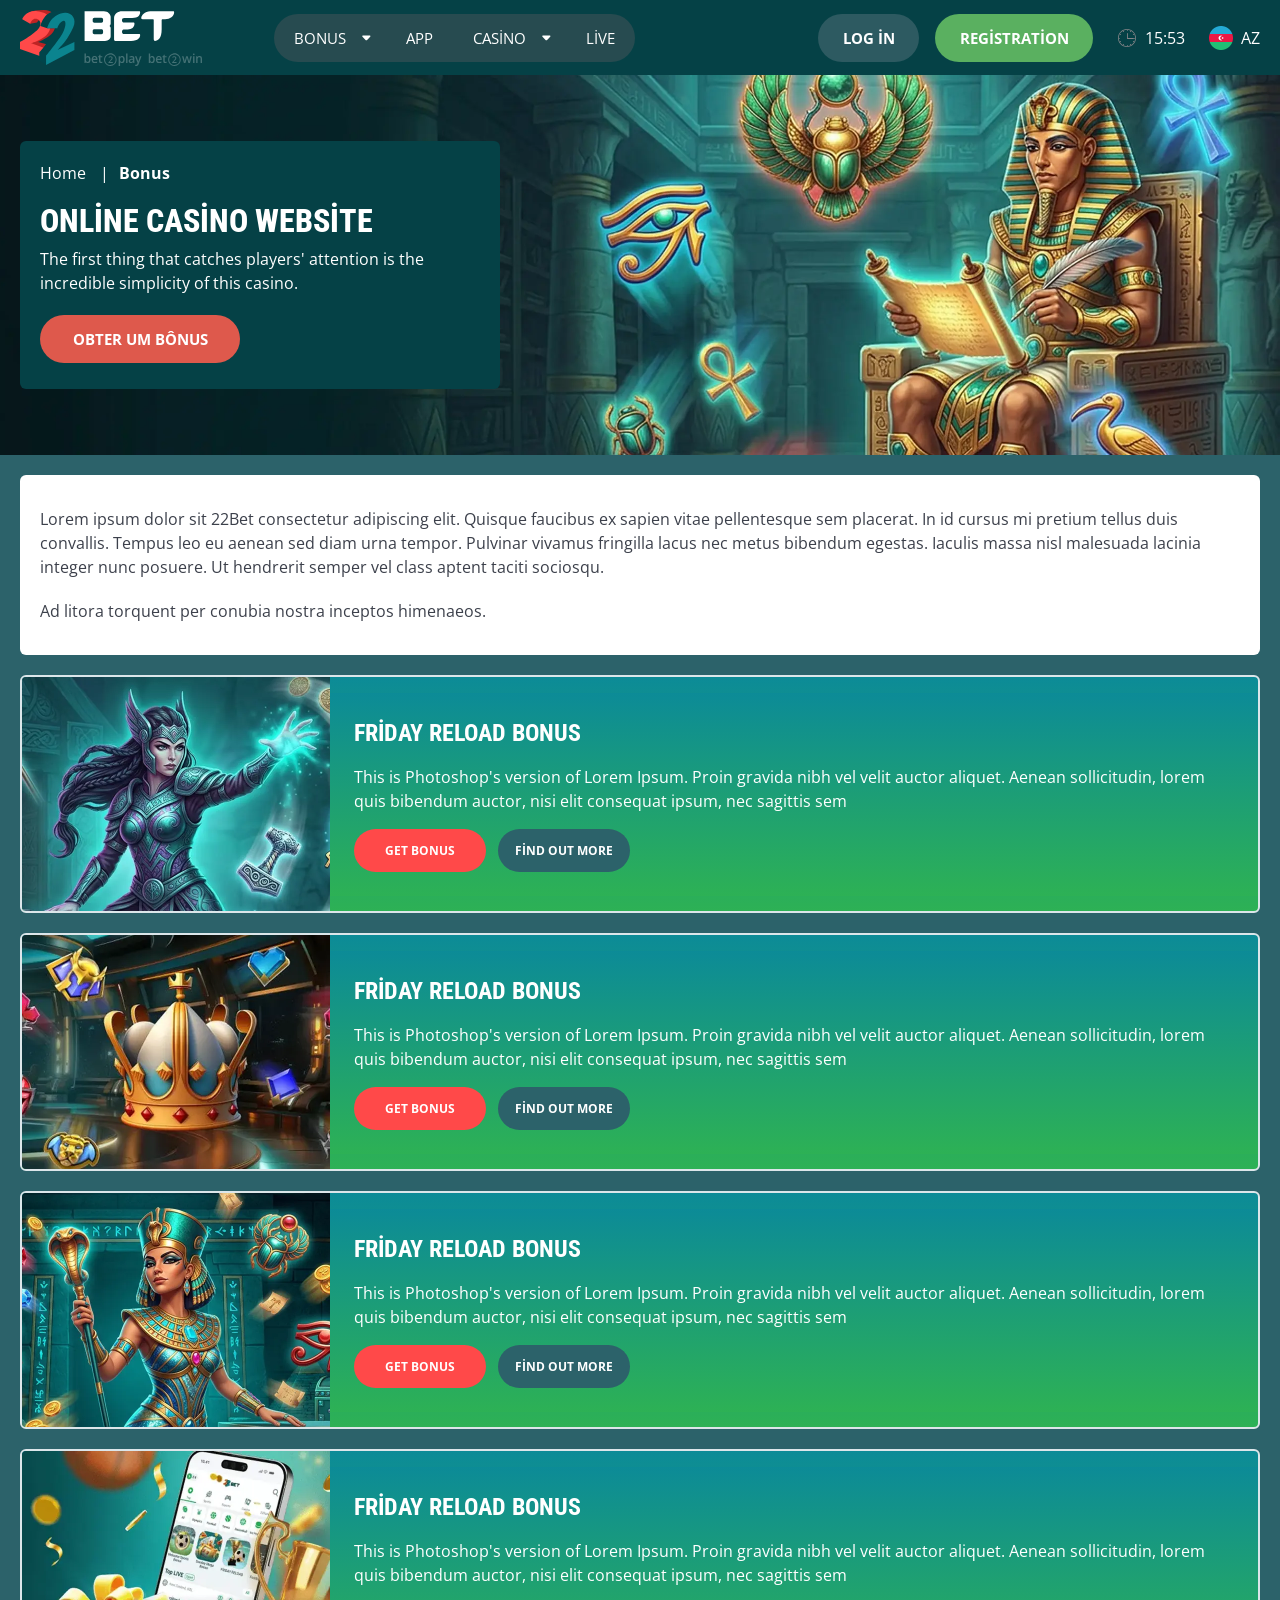
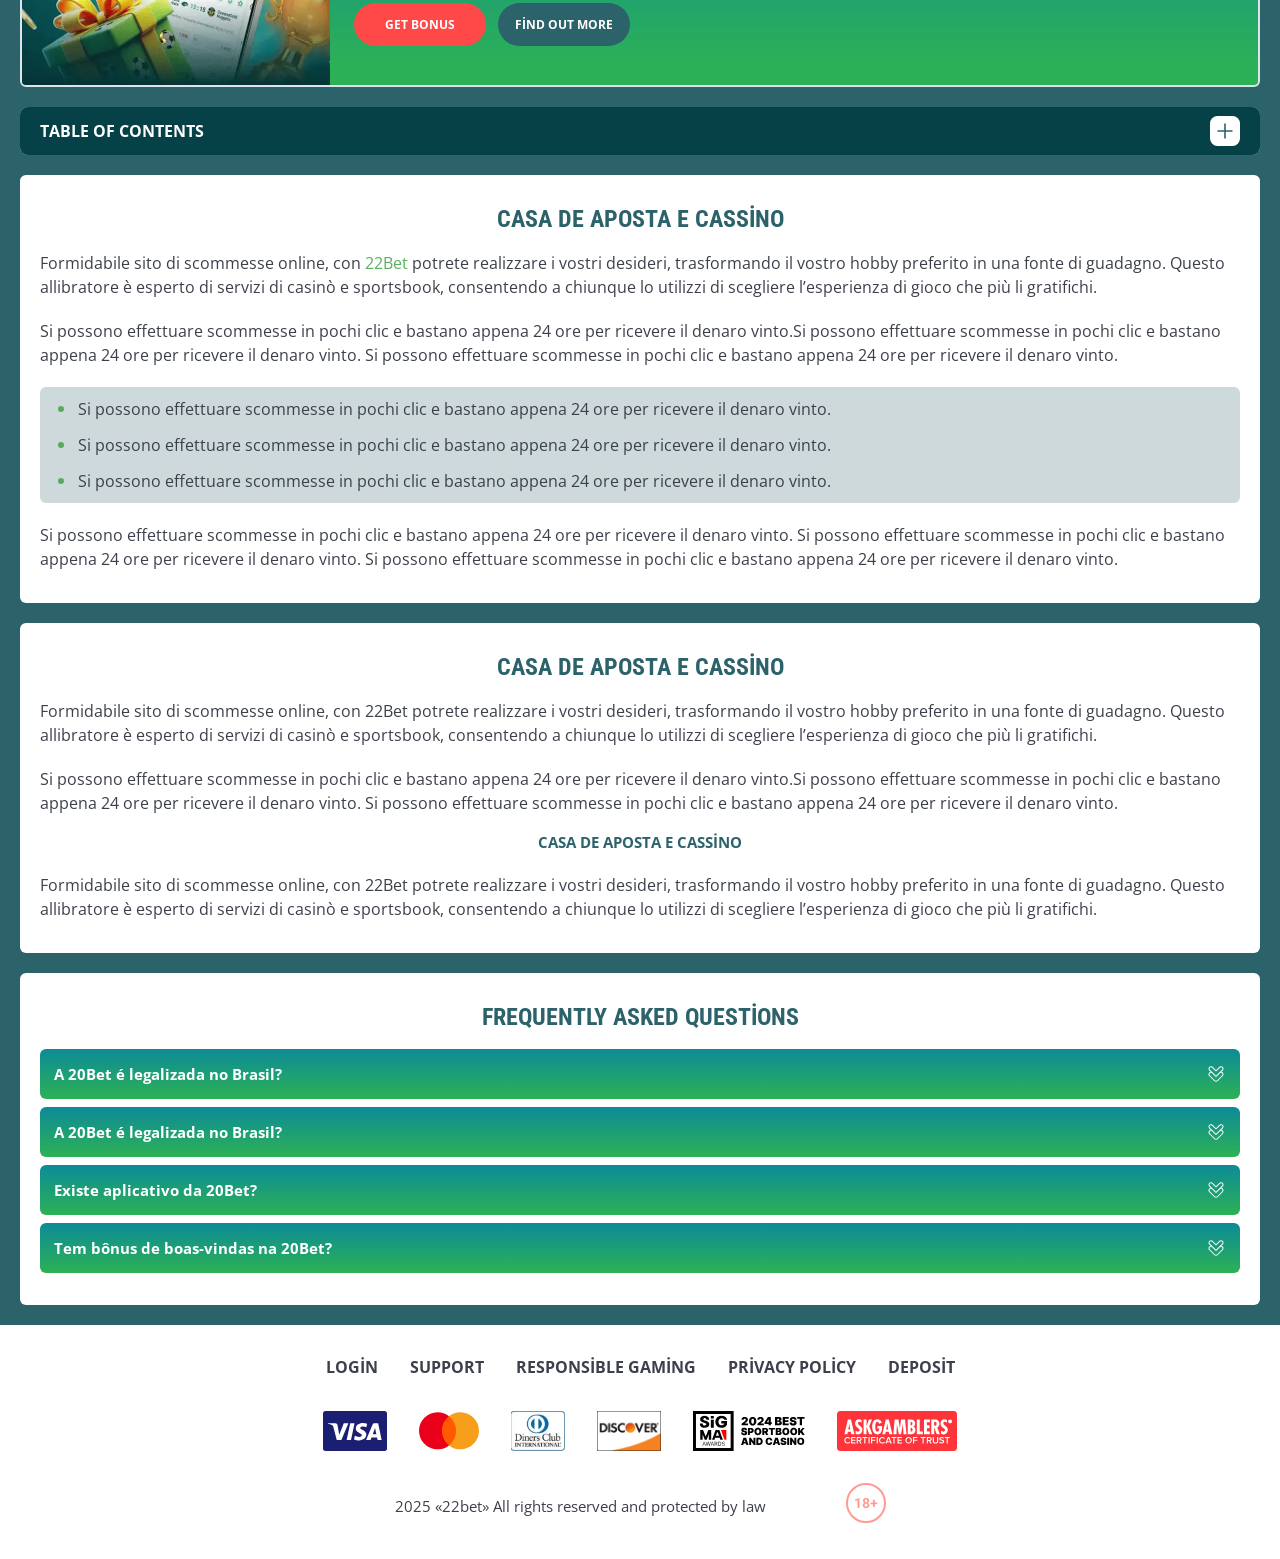
<file: bonus.html>
<!DOCTYPE html>
<html lang="az">
  <head>
    <meta charset="UTF-8" />
   
    <meta name="viewport" content="width=device-width, initial-scale=1.0" />
    <title>22Bet no</title>
    <meta name="description" content />
    <meta property="og:site_name" content />
    <meta property="og:title" content />
    <meta property="og:type" content="website" />
    <meta property="og:url" content />
    <meta property="og:image" content />
    <meta property="og:image:alt" content />
    <meta property="og:locale" content="az" />
    <meta property="og:description" content />
    <link rel="preconnect" href="https://fonts.googleapis.com" />
    <link rel="preconnect" href="https://fonts.gstatic.com" crossorigin="anonymous" />
    
   <link href="https://fonts.googleapis.com/css2?family=Open+Sans:ital,wght@0,300..800;1,300..800&display=swap" rel="stylesheet">
<link href="https://fonts.googleapis.com/css?family=Roboto+Condensed&display=swap" rel="stylesheet">

    <link rel="stylesheet" href="./css/reset.css" />
    <link rel="stylesheet" href="./css/main.css" />
    <link rel="stylesheet" href="./css/media.css"/>
    <link rel="icon" href="./images/Group.png" type="image/x-icon"/>
    <script
    src="https://code.jquery.com/jquery-3.6.1.min.js"
    integrity="sha256-o88AwQnZB+VDvE9tvIXrMQaPlFFSUTR+nldQm1LuPXQ="
    crossorigin="anonymous"
  ></script>
  </head>
  <body>
  <header class="header">
      <section class="content header__content">
        <a href="./index.html" class="logo header__logo"
          ><img src="./images/logo.svg" alt="logo" title
        /></a>
        <button class="header__btn-menu" >
          <svg width="16px" height="16px" viewBox="0 0 16 16" xmlns="http://www.w3.org/2000/svg">
              <rect y="0" width="16" height="3" rx="1.5"></rect>
              <rect y="6.5" width="16" height="3" rx="1.5"></rect>
              <rect y="13" width="16" height="3" rx="1.5"></rect>
            </svg>
        </button>

          <nav class="menu header__menu">
   <ul class="header__menu-list">
                
              <li class="header__menu-item">
                 <a href="./bonus.html" >
                Bonus
              </a>
             
              <div class="header__menu-wrap ">
                <ul >
                  <li>
                    <a href="./freeSpins.html">
                    Free Spins
                  </a></li>
                  <li><a href="./promoCode.html">
                   Promo Code
                  </a>
                </li>
                  <li><a href="./welcomeBonus.html">
                   Welcome Bonus
                  </a>
                </li>
                <li><a href="./vip.html">
                   VIP
                  </a>
                </li>
                
                </ul>
              </div>
             
              
            </li>
              <li>
                <a href="./app.html">
                 App
                </a>
              </li>
              
              <li class="header__menu-item">
               <a href="./casino.html">
                Casino
              </a>
             
              <div class="header__menu-wrap ">
                <ul >
                  <li>
                    <a href="./slots.html">
                    Slots
                  </a></li>
                 
                </ul>
              </div>
             
            </li>
               <li >
                <a href="./live.html">
               Live
                </a>
              </li>
             
             
            </ul>
            <div class="header__button header__button-menu " >
              <a href="#" class="button  button__login-menu">log in</a>
              <a href="#" class="button button__menu">registration</a>
            </div>
           
          </nav>
            <a href="#" class="button button__login">log in</a>
            <a href="#" class="button button__singup">registration</a>
            <div id="clock" class="header__time">00:00</div>
            <a href="#" class="header__flag">
                <span><img src="./images/flag.png" alt="flag" title /></span>
                <span>az</span>
              </a>
      </section>
    </header>
     <main class="main home main-page">
        <section class=" hero hero__page">
           
            <div class="background background-page">
              <img src="./images/bonus/bg-bonus.webp" alt="hero" title />
              
            </div>
            <div class="hero__wrapper hero__wrapper-page">
              <div class="hero__data hero__data-bonus">
                <ul
                class="breadcrumbs "
                
              >
                <li
                  
                >
                  <a href="/" >
                    <span >Home</span></a
                  >
                 
                </li>
                <li
                  
                >
                  <a href="#" > <span >Bonus</span></a>
                 
                </li>
              </ul>
                <h1 class="title general hero__title">
                  Online Casino Website
                </h1>
                 <p class="hero__text">The first thing that catches players' attention is the incredible simplicity of this casino.</p>
               
                <a href="#" class="button  hero__button ">Obter um Bônus</a>
               
              </div>
             
            </div>
          </section>
      <section class="main__wrap main__wrap-page">
       
       <section class="content__wrapper content__wrapper-page">
        <section class="content article">
            <p>
             Lorem ipsum dolor sit 22Bet consectetur adipiscing elit. Quisque faucibus ex sapien vitae pellentesque sem placerat. In id cursus mi pretium tellus duis convallis. Tempus leo eu aenean sed diam urna tempor. Pulvinar vivamus fringilla lacus nec metus bibendum egestas. Iaculis massa nisl malesuada lacinia integer nunc posuere. Ut hendrerit semper vel class aptent taciti sociosqu.
            </p>
            <p>
             Ad litora torquent per conubia nostra inceptos himenaeos.
            </p>
          </section>
        
          <section class="content bonuses">
            <ul class="bonuses__list">
               <li class="  bonuses__item">
                 
                 <div class="images__wrap">
                   <div class=" bonuses__img">
                     <img src="./images/bonus/banner-bonus1.webp" alt="" title="">
                  </div>
               <div class="bonuses__desc">
                     <div class="wrap">
                        
                        <h2 class="title high bonuses__title">Friday Reload Bonus</h2>
                        <div class="bonuses__text">
                           <p>This is Photoshop's version of Lorem Ipsum. Proin gravida nibh vel velit auctor aliquet. Aenean sollicitudin, lorem quis bibendum auctor, nisi elit consequat ipsum, nec sagittis sem </p>
                        </div>
                        
                     </div>
                     <div class="bonuses__buttons">
                         <a href="#" class="button bonuses__button">Get Bonus</a>
                      
                      <a href="#" class="button bonuses__button">Find out more</a>
                   
                   </div>
                  </div>
                 </div>
                  
               </li>
               <li class="bonuses__item">
                 <div class="images__wrap">
                  <div class=" bonuses__img">
                     <img src="./images/bonus/banner-bonus2.webp" alt="" title="">
                  </div>
             <div class="bonuses__desc">
                     <div class="wrap">
                        
                        <h2 class="title high bonuses__title">Friday Reload Bonus</h2>
                        <div class="bonuses__text">
                           <p>This is Photoshop's version of Lorem Ipsum. Proin gravida nibh vel velit auctor aliquet. Aenean sollicitudin, lorem quis bibendum auctor, nisi elit consequat ipsum, nec sagittis sem </p>
                        </div>
                        
                     </div>
                     <div class="bonuses__buttons">
                         <a href="#" class="button bonuses__button">Get Bonus</a>
                      
                      <a href="#" class="button bonuses__button">Find out more</a>
                   
                   </div>
                  </div>
                 </div>
               </li>
               <li class="bonuses__item">
                <div class="images__wrap">
                  <div class=" bonuses__img">
                     <img src="./images/bonus/banner-bonus3.webp" alt="" title="">
                  </div>
                 <div class="bonuses__desc">
                     <div class="wrap">
                        
                        <h2 class="title high bonuses__title">Friday Reload Bonus</h2>
                        <div class="bonuses__text">
                           <p>This is Photoshop's version of Lorem Ipsum. Proin gravida nibh vel velit auctor aliquet. Aenean sollicitudin, lorem quis bibendum auctor, nisi elit consequat ipsum, nec sagittis sem </p>
                        </div>
                        
                     </div>
                     <div class="bonuses__buttons">
                         <a href="#" class="button bonuses__button">Get Bonus</a>
                      
                      <a href="#" class="button bonuses__button">Find out more</a>
                   
                   </div>
                  </div>
                </div>
               </li>
               <li class="bonuses__item">
                  <div class="images__wrap">
                  <div class=" bonuses__img">
                     <img src="./images/bonus/banner-bonus4.webp" alt="" title="">
                  </div>
                  <div class="bonuses__desc">
                     <div class="wrap">
                        
                        <h2 class="title high bonuses__title">Friday Reload Bonus</h2>
                        <div class="bonuses__text">
                           <p>This is Photoshop's version of Lorem Ipsum. Proin gravida nibh vel velit auctor aliquet. Aenean sollicitudin, lorem quis bibendum auctor, nisi elit consequat ipsum, nec sagittis sem </p>
                        </div>
                        
                     </div>
                     <div class="bonuses__buttons">
                         <a href="#" class="button bonuses__button">Get Bonus</a>
                      
                      <a href="#" class="button bonuses__button">Find out more</a>
                   
                   </div>
                  </div>
                  </div>
               </li>
            </ul>
         </section>
            <section class="content menu-review__content">
              

            
                <div class="menu__review-desk menu__review-content">Table of Contents</div>
                <ul class="menu__review menu__review-list">
                  <li><a href="#">Lorem ipsum dolor sit</a></li>
                    <li><a href="#">Amet consectetur adipiscing</a></li>
                      <li><a href="#">Quisque faucibus ex sapien vitae</a></li>
                        <li><a href="#">Ut hendrerit sempero</a></li>
                          <li><a href="#">Pulvinar vivamus fringilla</a></li>
                           <li><a href="#">Ad litora torquent per conubia</a></li>
                         
                          
                </ul>
             
          
          </section>
         
         <section class="content article">
            <h2 class="title high article__title">Casa de Aposta e Cassino</h2>
            
            <p>
             Formidabile sito di scommesse online, con <a href="#">22Bet</a> potrete realizzare i vostri desideri, trasformando il vostro hobby preferito in una fonte di guadagno. Questo allibratore è esperto di servizi di casinò e sportsbook, consentendo a chiunque lo utilizzi di scegliere l’esperienza di gioco che più li gratifichi.
            </p>
            <p>
             Si possono effettuare scommesse in pochi clic e bastano appena 24 ore per ricevere il denaro vinto.Si possono effettuare scommesse in pochi clic e bastano appena 24 ore per ricevere il denaro vinto. Si possono effettuare scommesse in pochi clic e bastano appena 24 ore per ricevere il denaro vinto.
            </p>
           <ul>
              <li>Si possono effettuare scommesse in pochi clic e bastano appena 24 ore per ricevere il denaro vinto.</li>
              <li>Si possono effettuare scommesse in pochi clic e bastano appena 24 ore per ricevere il denaro vinto.</li>
              <li>Si possono effettuare scommesse in pochi clic e bastano appena 24 ore per ricevere il denaro vinto.</li>
            </ul>
            <p>Si possono effettuare scommesse in pochi clic e bastano appena 24 ore per ricevere il denaro vinto. Si possono effettuare scommesse in pochi clic e bastano appena 24 ore per ricevere il denaro vinto. Si possono effettuare scommesse in pochi clic e bastano appena 24 ore per ricevere il denaro vinto.</p>
          </section>
           <section class="content article">
            <h2 class="title high article__title">Casa de Aposta e Cassino</h2>
            
            <p>
             Formidabile sito di scommesse online, con 22Bet potrete realizzare i vostri desideri, trasformando il vostro hobby preferito in una fonte di guadagno. Questo allibratore è esperto di servizi di casinò e sportsbook, consentendo a chiunque lo utilizzi di scegliere l’esperienza di gioco che più li gratifichi.
            </p>
            <p>
             Si possono effettuare scommesse in pochi clic e bastano appena 24 ore per ricevere il denaro vinto.Si possono effettuare scommesse in pochi clic e bastano appena 24 ore per ricevere il denaro vinto. Si possono effettuare scommesse in pochi clic e bastano appena 24 ore per ricevere il denaro vinto.
            </p>
          
            <h3>Casa de Aposta e Cassino</h3>
            <p>Formidabile sito di scommesse online, con 22Bet potrete realizzare i vostri desideri, trasformando il vostro hobby preferito in una fonte di guadagno. Questo allibratore è esperto di servizi di casinò e sportsbook, consentendo a chiunque lo utilizzi di scegliere l’esperienza di gioco che più li gratifichi.</p>
          </section>
        
           <section class="content faq">
            <h2 class="title high faq__title">Frequently Asked Questions</h2>
            <ul class="faq__list " >
              <li class="faq__item"  >
                <h3 class="title medium faq__subtitle js-button-expander js-button-expander--faq"  >A 20Bet é legalizada no Brasil?
                 </h3>
                <div  class="faq__answer js-expand-content js-expand-content--faq" >
                  <p  >
                    Sim, a casa de apostas tem licença emitida por Curaçao, que é reconhecida no Brasil e a permite atuar por aqui.
                  </p>
                </div>
              </li>
              <li class="faq__item"  >
                <h3 class="title medium faq__subtitle js-button-expander js-button-expander--faq"  >A 20Bet é legalizada no Brasil?</h3>
                <div class="faq__answer js-expand-content js-expand-content--faq" >
                  <p  >
                    Sim, a casa de apostas tem licença emitida por Curaçao, que é reconhecida no Brasil e a permite atuar por aqui.
                  </p>
                </div>
              </li> 
              <li class="faq__item"  >
                <h3 class="title medium faq__subtitle js-button-expander js-button-expander--faq"  >Existe aplicativo da 20Bet?</h3>
                <div class="faq__answer js-expand-content js-expand-content--faq" >
                  <p  >
                   Sim, disponível para sistemas operacionais iOS e Android.
                  </p>
                </div>
              </li> 
              <li class="faq__item"  >
                <h3 class="title medium faq__subtitle js-button-expander js-button-expander--faq"  >Tem bônus de boas-vindas na 20Bet?</h3>
                <div class="faq__answer js-expand-content js-expand-content--faq" >
                  <p  >
                   O pacote especial para novos usuários da 20Bet paga 100% sobre o primeiro depósito, com limite de 600 BRL.
                  </p>
                </div>
              </li> 
             
            </ul>
          </section>
          
        </section> 
        
       
        <div class=""  onclick="scrollToTop()">
          <button class="main__arrow" id="scrollToTopBtn"></button>
        </div> 
      </section>
    </main> 
  <footer class=" footer ">
      <section class="content footer__content">
        <ul class="footer__menu">
         <li><a href="./login.html">Login</a></li>
         <li><a href="./support.html">Support</a></li>
         <li><a href="./responsible.html">Responsible Gaming</a></li>
         <li><a href="./policy.html">Privacy Policy</a></li>
         <li><a href="./deposit.html">Deposit</a></li>
        </ul>
       
          <ul class="footer__cards-list">
           
            <li>
              <a href="#"
                ><img src="./images/visa.svg" alt="cardvisa" title
              /></a>
            </li>
            <li>
              <a href="#"
                ><img
                  src="./images/mastercard.svg"
                  alt="mastercard"
                  title
              /></a>
            </li>
            <li>
                <a href="#"
                  ><img src="./images/diners.svg" alt="diners" title
                /></a>
              </li>
              <li>
                <a href="#"
                  ><img src="./images/discover.svg" alt="discover" title
                /></a>
              </li>
              <li>
                <a href="#"
                  ><img src="./images/sigma.svg" alt="sigma" title
                /></a>
              </li>
              <li>
                <a href="#"
                  ><img src="./images/ask.svg" alt="ask" title
                /></a>
              </li>
            
          </ul>
       
        <div class="footer__wrapp">
          <div class="footer__text">
           
            <p>2025 «22bet» All rights reserved and protected by law
</p>
           
          </div>
          <div class="footer__age">
            <img src="./images/age.svg" alt="age" title />
          </div>
        </div>
      
      </section>
    </footer>
    
    <script src="./js/sidebar.js" defer></script>
    <script src="./js/expander.js" defer></script>
    <script src="./js/mobile-menu.js" defer></script>
    <script src="./js/clock.js" defer></script>
     <script src="./js/arrowUp.js" defer></script>
  </body>
</html>
</file>
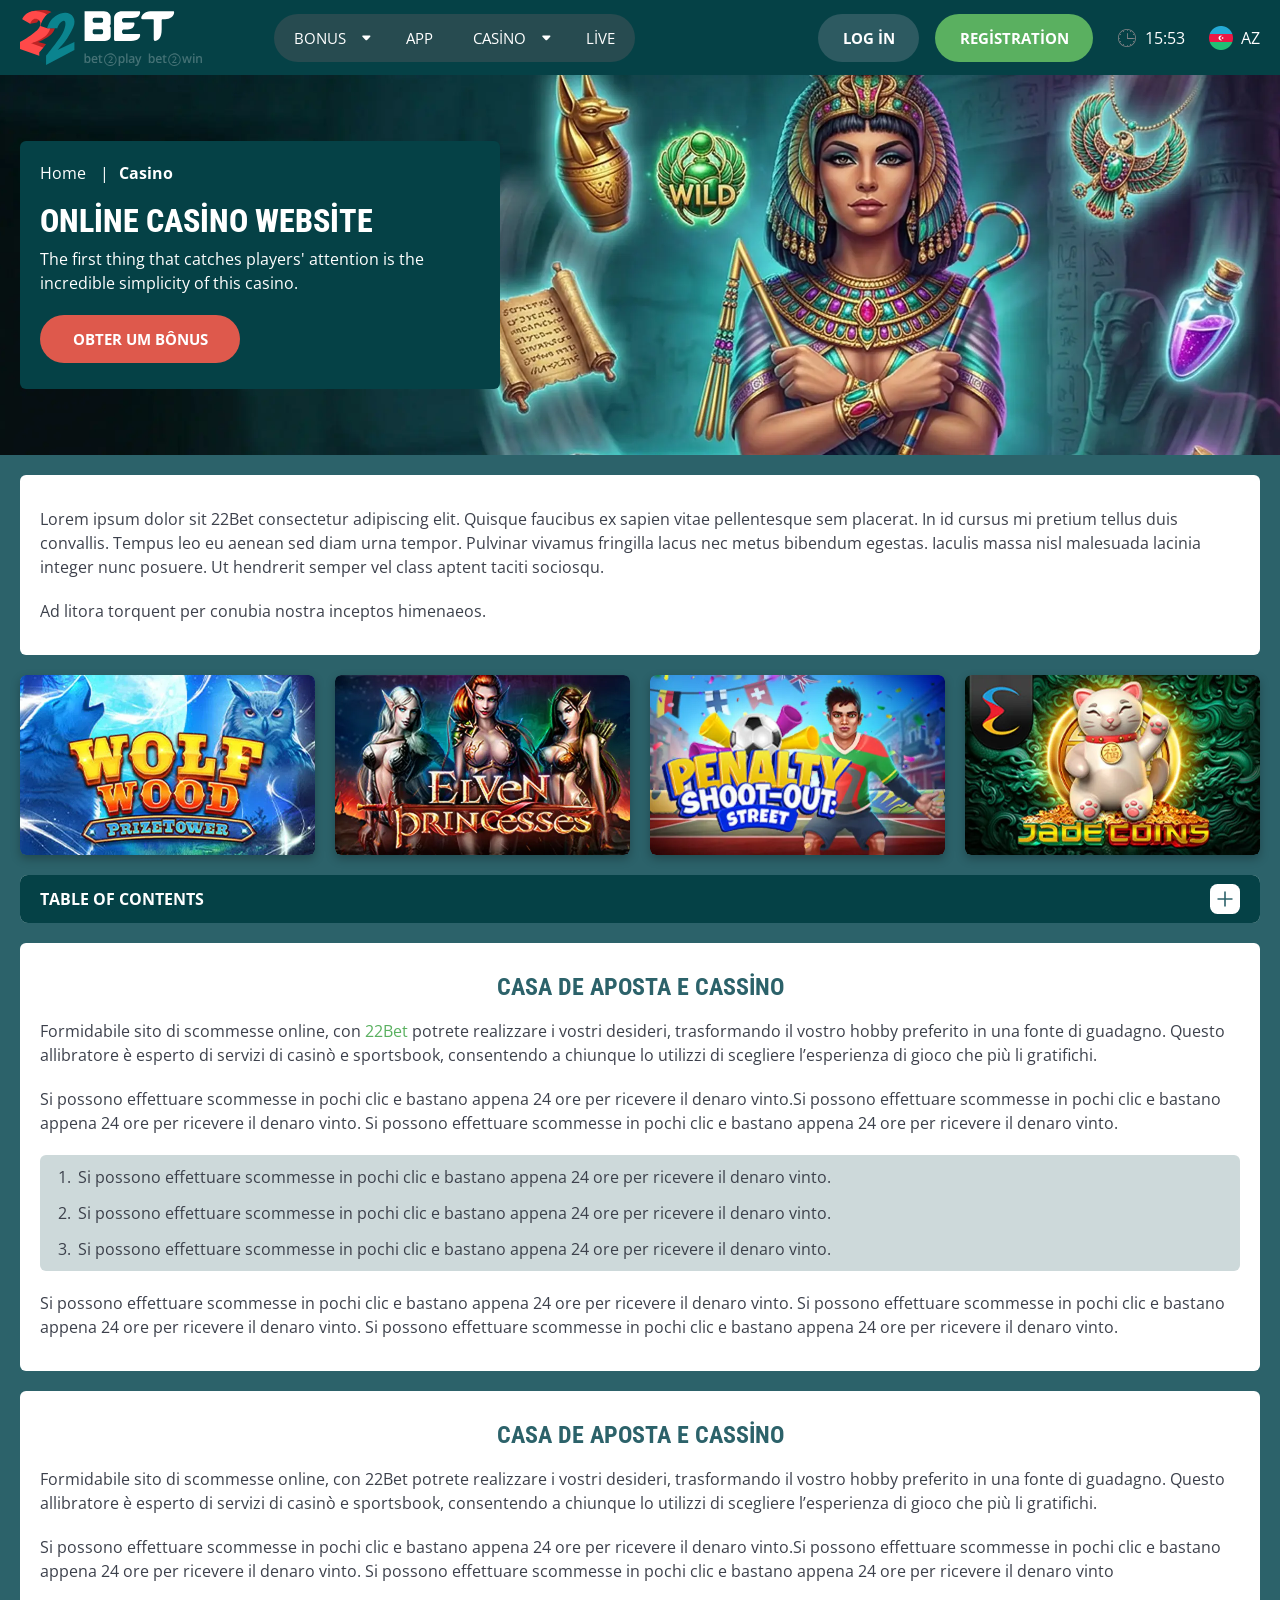
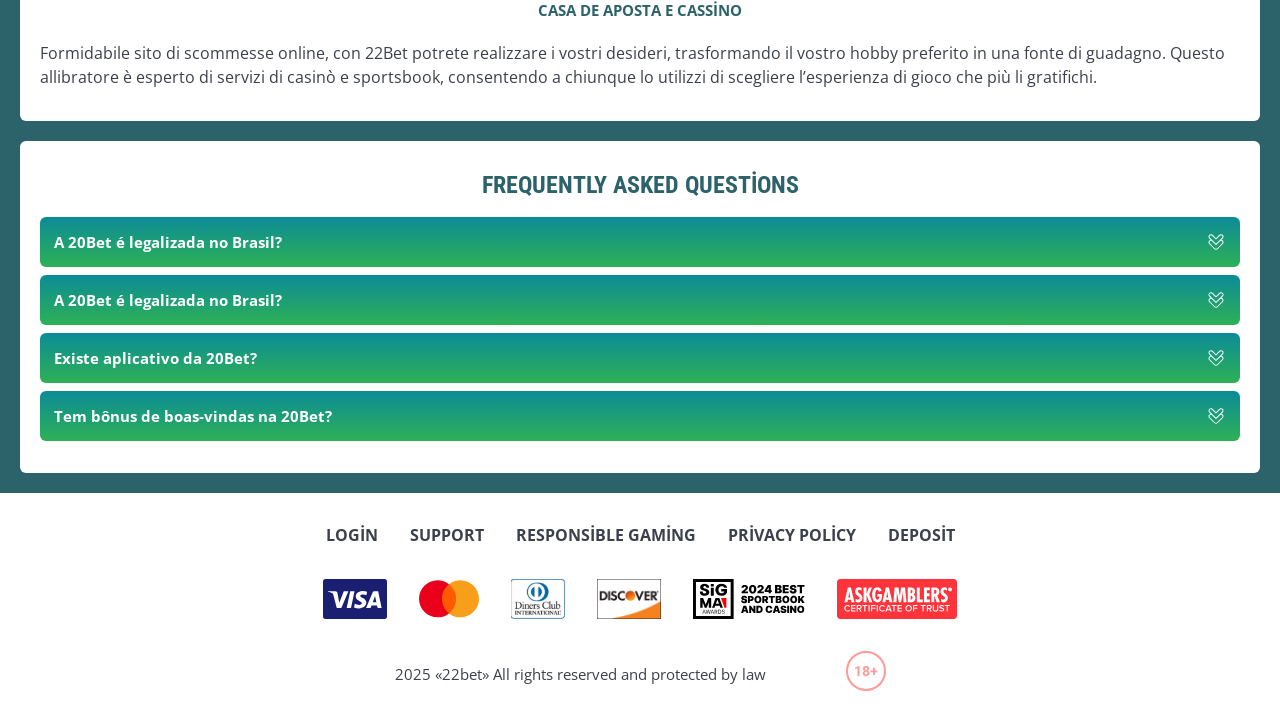
<file: casino.html>
<!DOCTYPE html>
<html lang="az">
  <head>
    <meta charset="UTF-8" />
   
    <meta name="viewport" content="width=device-width, initial-scale=1.0" />
    <title>22Bet </title>
    <meta name="description" content />
    <meta property="og:site_name" content />
    <meta property="og:title" content />
    <meta property="og:type" content="website" />
    <meta property="og:url" content />
    <meta property="og:image" content />
    <meta property="og:image:alt" content />
    <meta property="og:locale" content="az" />
    <meta property="og:description" content />
    <link rel="preconnect" href="https://fonts.googleapis.com" />
    <link rel="preconnect" href="https://fonts.gstatic.com" crossorigin="anonymous" />
   <link href="https://fonts.googleapis.com/css2?family=Open+Sans:ital,wght@0,300..800;1,300..800&display=swap" rel="stylesheet">
<link href="https://fonts.googleapis.com/css?family=Roboto+Condensed&display=swap" rel="stylesheet">

   <link rel="stylesheet" href="./css/reset.css" />
    <link rel="stylesheet" href="./css/main.css" />
    <link rel="stylesheet" href="./css/media.css"/>
    <link rel="icon" href="./images/Group.png" type="image/x-icon"/>
    <script
    src="https://code.jquery.com/jquery-3.6.1.min.js"
    integrity="sha256-o88AwQnZB+VDvE9tvIXrMQaPlFFSUTR+nldQm1LuPXQ="
    crossorigin="anonymous"
  ></script>
  </head>
  <body>
    <header class="header">
      <section class="content header__content">
        <a href="./index.html" class="logo header__logo"
          ><img src="./images/logo.svg" alt="logo" title
        /></a>
        <button class="header__btn-menu" >
          <svg width="16px" height="16px" viewBox="0 0 16 16" xmlns="http://www.w3.org/2000/svg">
              <rect y="0" width="16" height="3" rx="1.5"></rect>
              <rect y="6.5" width="16" height="3" rx="1.5"></rect>
              <rect y="13" width="16" height="3" rx="1.5"></rect>
            </svg>
        </button>

          <nav class="menu header__menu">
         <ul class="header__menu-list">
                
              <li class="header__menu-item">
                 <a href="./bonus.html" >
                Bonus
              </a>
             
              <div class="header__menu-wrap ">
                <ul >
                  <li>
                    <a href="./freeSpins.html">
                    Free Spins
                  </a></li>
                  <li><a href="./promoCode.html">
                   Promo Code
                  </a>
                </li>
                  <li><a href="./welcomeBonus.html">
                   Welcome Bonus
                  </a>
                </li>
                <li><a href="./vip.html">
                   VIP
                  </a>
                </li>
                
                </ul>
              </div>
             
              
            </li>
              <li>
                <a href="./app.html">
                 App
                </a>
              </li>
              
              <li class="header__menu-item">
               <a href="./casino.html">
                Casino
              </a>
             
              <div class="header__menu-wrap ">
                <ul >
                  <li>
                    <a href="./slots.html">
                    Slots
                  </a></li>
                 
                </ul>
              </div>
             
            </li>
               <li >
                <a href="./live.html">
               Live
                </a>
              </li>
             
             
            </ul>
            <div class="header__button header__button-menu " >
              <a href="#" class="button  button__login-menu">log in</a>
              <a href="#" class="button button__menu">registration</a>
            </div>
           
          </nav>
            <a href="#" class="button button__login">log in</a>
            <a href="#" class="button button__singup">registration</a>
            <div id="clock" class="header__time">00:00</div>
            <a href="#" class="header__flag">
                <span><img src="./images/flag.png" alt="flag" title /></span>
                <span>az</span>
              </a>
      </section>
    </header>
     <main class="main home main-page">
        <section class=" hero hero__page">
           
            <div class="background background-page">
              <img src="./images/casino/bg-casino.webp" alt="hero" title />
              
            </div>
            <div class="hero__wrapper hero__wrapper-page">
              <div class="hero__data hero__data-bonus">
                <ul
                class="breadcrumbs "
                
              >
                <li
                  
                >
                  <a href="/" >
                    <span >Home</span></a
                  >
                 
                </li>
                <li
                  
                >
                  <a href="#" > <span >Casino</span></a>
                 
                </li>
              </ul>
                <h1 class="title general hero__title">
                  Online Casino Website
                </h1>
                 <p class="hero__text">The first thing that catches players' attention is the incredible simplicity of this casino.</p>
               
                <a href="#" class="button  hero__button ">Obter um Bônus</a>
               
              </div>
             
            </div>
          </section>
      <section class="main__wrap main__wrap-page">
       
       <section class="content__wrapper content__wrapper-page">

         
        
       
          <section class="content article">
            <p>
             Lorem ipsum dolor sit 22Bet consectetur adipiscing elit. Quisque faucibus ex sapien vitae pellentesque sem placerat. In id cursus mi pretium tellus duis convallis. Tempus leo eu aenean sed diam urna tempor. Pulvinar vivamus fringilla lacus nec metus bibendum egestas. Iaculis massa nisl malesuada lacinia integer nunc posuere. Ut hendrerit semper vel class aptent taciti sociosqu.
            </p>
            <p>
             Ad litora torquent per conubia nostra inceptos himenaeos.
            </p>
          </section>
               <section class="content casino">
           
              <ul class="casino__list ">
                <li class="casino__item">
                    <a href="#">
                      <div class="casino__wrapper">
                      <img class="casino__img" src="./images/casino/card-casino1.webp" alt="" title>
                    <div class="casino__hover casino__hover-live">
                        
                        <div class="casino-box">
                            
                        <span  class="button  casino__buttons">Play now</span>
                        </div>
                    </div>
                    </div>
                    
                    </a>
                </li>
                <li class="casino__item">
                  <a href="#">
                      <div class="casino__wrapper">
                      <img class="casino__img" src="./images/casino/card-casino2.webp" alt="" title>
                    <div class="casino__hover casino__hover-live">
                        
                        <div class="casino-box">
                            
                        <span  class="button  casino__buttons">Play now</span>
                        </div>
                    </div>
                    </div>
                    
                    </a>
              </li>
              <li class="casino__item">
                <a href="#">
                      <div class="casino__wrapper">
                      <img class="casino__img" src="./images/casino/card-casino3.webp" alt="" title>
                    <div class="casino__hover casino__hover-live">
                        
                        <div class="casino-box">
                            
                        <span  class="button  casino__buttons">Play now</span>
                        </div>
                    </div>
                    </div>
                    
                    </a>
            </li>
             <li class="casino__item">
               <a href="#">
                      <div class="casino__wrapper">
                      <img class="casino__img" src="./images/casino/card-casino4.webp" alt="" title>
                    <div class="casino__hover casino__hover-live">
                        
                        <div class="casino-box">
                            
                        <span  class="button  casino__buttons">Play now</span>
                        </div>
                    </div>
                    </div>
                    
                    </a>
            </li>
             

              </ul>
         </section>
             
        
        
       <section class="content menu-review__content">
              

            
                <div class="menu__review-desk menu__review-content">Table of Contents</div>
                <ul class="menu__review menu__review-list">
                  <li><a href="#">Lorem ipsum dolor sit</a></li>
                    <li><a href="#">Amet consectetur adipiscing</a></li>
                      <li><a href="#">Quisque faucibus ex sapien vitae</a></li>
                        <li><a href="#">Ut hendrerit sempero</a></li>
                          <li><a href="#">Pulvinar vivamus fringilla</a></li>
                           <li><a href="#">Ad litora torquent per conubia</a></li>
                         
                          
                </ul>
             
          
          </section>
          
        
          <section class="content article">
            <h2 class="title high article__title">Casa de Aposta e Cassino</h2>
             
            <p>
             Formidabile sito di scommesse online, con <a href="#">22Bet</a> potrete realizzare i vostri desideri, trasformando il vostro hobby preferito in una fonte di guadagno. Questo allibratore è esperto di servizi di casinò e sportsbook, consentendo a chiunque lo utilizzi di scegliere l’esperienza di gioco che più li gratifichi.
            </p>
            <p>
             Si possono effettuare scommesse in pochi clic e bastano appena 24 ore per ricevere il denaro vinto.Si possono effettuare scommesse in pochi clic e bastano appena 24 ore per ricevere il denaro vinto. Si possono effettuare scommesse in pochi clic e bastano appena 24 ore per ricevere il denaro vinto.
            </p>
           <ol>
              <li>Si possono effettuare scommesse in pochi clic e bastano appena 24 ore per ricevere il denaro vinto.</li>
              <li>Si possono effettuare scommesse in pochi clic e bastano appena 24 ore per ricevere il denaro vinto.</li>
              <li>Si possono effettuare scommesse in pochi clic e bastano appena 24 ore per ricevere il denaro vinto.</li>
            </ol>
            <p>Si possono effettuare scommesse in pochi clic e bastano appena 24 ore per ricevere il denaro vinto. Si possono effettuare scommesse in pochi clic e bastano appena 24 ore per ricevere il denaro vinto. Si possono effettuare scommesse in pochi clic e bastano appena 24 ore per ricevere il denaro vinto.</p>
          </section>
         
         
           <section class="content article">
            <h2 class="title high article__title">Casa de Aposta e Cassino</h2>
            <p>Formidabile sito di scommesse online, con 22Bet potrete realizzare i vostri desideri, trasformando il vostro hobby preferito in una fonte di guadagno. Questo allibratore è esperto di servizi di casinò e sportsbook, consentendo a chiunque lo utilizzi di scegliere l’esperienza di gioco che più li gratifichi.</p>
            <p>Si possono effettuare scommesse in pochi clic e bastano appena 24 ore per ricevere il denaro vinto.Si possono effettuare scommesse in pochi clic e bastano appena 24 ore per ricevere il denaro vinto. Si possono effettuare scommesse in pochi clic e bastano appena 24 ore per ricevere il denaro vinto</p>
            <h3>Casa de Aposta e Cassino</h3>
            <p>Formidabile sito di scommesse online, con 22Bet potrete realizzare i vostri desideri, trasformando il vostro hobby preferito in una fonte di guadagno. Questo allibratore è esperto di servizi di casinò e sportsbook, consentendo a chiunque lo utilizzi di scegliere l’esperienza di gioco che più li gratifichi.</p>
           </section>

          <section class="content faq">
            <h2 class="title high faq__title">Frequently Asked Questions</h2>
            <ul class="faq__list " >
              <li class="faq__item"  >
                <h3 class="title medium faq__subtitle js-button-expander js-button-expander--faq"  >A 20Bet é legalizada no Brasil?
                 </h3>
                <div  class="faq__answer js-expand-content js-expand-content--faq" >
                  <p  >
                    Sim, a casa de apostas tem licença emitida por Curaçao, que é reconhecida no Brasil e a permite atuar por aqui.
                  </p>
                </div>
              </li>
              <li class="faq__item"  >
                <h3 class="title medium faq__subtitle js-button-expander js-button-expander--faq"  >A 20Bet é legalizada no Brasil?</h3>
                <div class="faq__answer js-expand-content js-expand-content--faq" >
                  <p  >
                    Sim, a casa de apostas tem licença emitida por Curaçao, que é reconhecida no Brasil e a permite atuar por aqui.
                  </p>
                </div>
              </li> 
              <li class="faq__item"  >
                <h3 class="title medium faq__subtitle js-button-expander js-button-expander--faq"  >Existe aplicativo da 20Bet?</h3>
                <div class="faq__answer js-expand-content js-expand-content--faq" >
                  <p  >
                   Sim, disponível para sistemas operacionais iOS e Android.
                  </p>
                </div>
              </li> 
              <li class="faq__item"  >
                <h3 class="title medium faq__subtitle js-button-expander js-button-expander--faq"  >Tem bônus de boas-vindas na 20Bet?</h3>
                <div class="faq__answer js-expand-content js-expand-content--faq" >
                  <p  >
                   O pacote especial para novos usuários da 20Bet paga 100% sobre o primeiro depósito, com limite de 600 BRL.
                  </p>
                </div>
              </li> 
             
            </ul>
          </section>
          
        </section> 
      
        <div class=""  onclick="scrollToTop()">
          <button class="main__arrow" id="scrollToTopBtn"></button>
        </div> 
        
      </section>
    </main> 
       <footer class=" footer ">
      <section class="content footer__content">
        <ul class="footer__menu">
         <li><a href="./login.html">Login</a></li>
         <li><a href="./support.html">Support</a></li>
         <li><a href="./responsible.html">Responsible Gaming</a></li>
         <li><a href="./policy.html">Privacy Policy</a></li>
         <li><a href="./deposit.html">Deposit</a></li>
        </ul>
       
          <ul class="footer__cards-list">
           
            <li>
              <a href="#"
                ><img src="./images/visa.svg" alt="cardvisa" title
              /></a>
            </li>
            <li>
              <a href="#"
                ><img
                  src="./images/mastercard.svg"
                  alt="mastercard"
                  title
              /></a>
            </li>
            <li>
                <a href="#"
                  ><img src="./images/diners.svg" alt="diners" title
                /></a>
              </li>
              <li>
                <a href="#"
                  ><img src="./images/discover.svg" alt="discover" title
                /></a>
              </li>
              <li>
                <a href="#"
                  ><img src="./images/sigma.svg" alt="sigma" title
                /></a>
              </li>
              <li>
                <a href="#"
                  ><img src="./images/ask.svg" alt="ask" title
                /></a>
              </li>
            
          </ul>
       
        <div class="footer__wrapp">
          <div class="footer__text">
           
            <p>2025 «22bet» All rights reserved and protected by law

</p>
           
          </div>
          <div class="footer__age">
            <img src="./images/age.svg" alt="age" title />
          </div>
        </div>
      
      </section>
    </footer>
    <script src="./js/arrowUp.js" defer></script>
    <script src="./js/sidebar.js" defer></script>
    <script src="./js/expander.js" defer></script>
    <script src="./js/mobile-menu.js" defer></script>
    <script src="./js/clock.js" defer></script>
  </body>
</html>
</file>
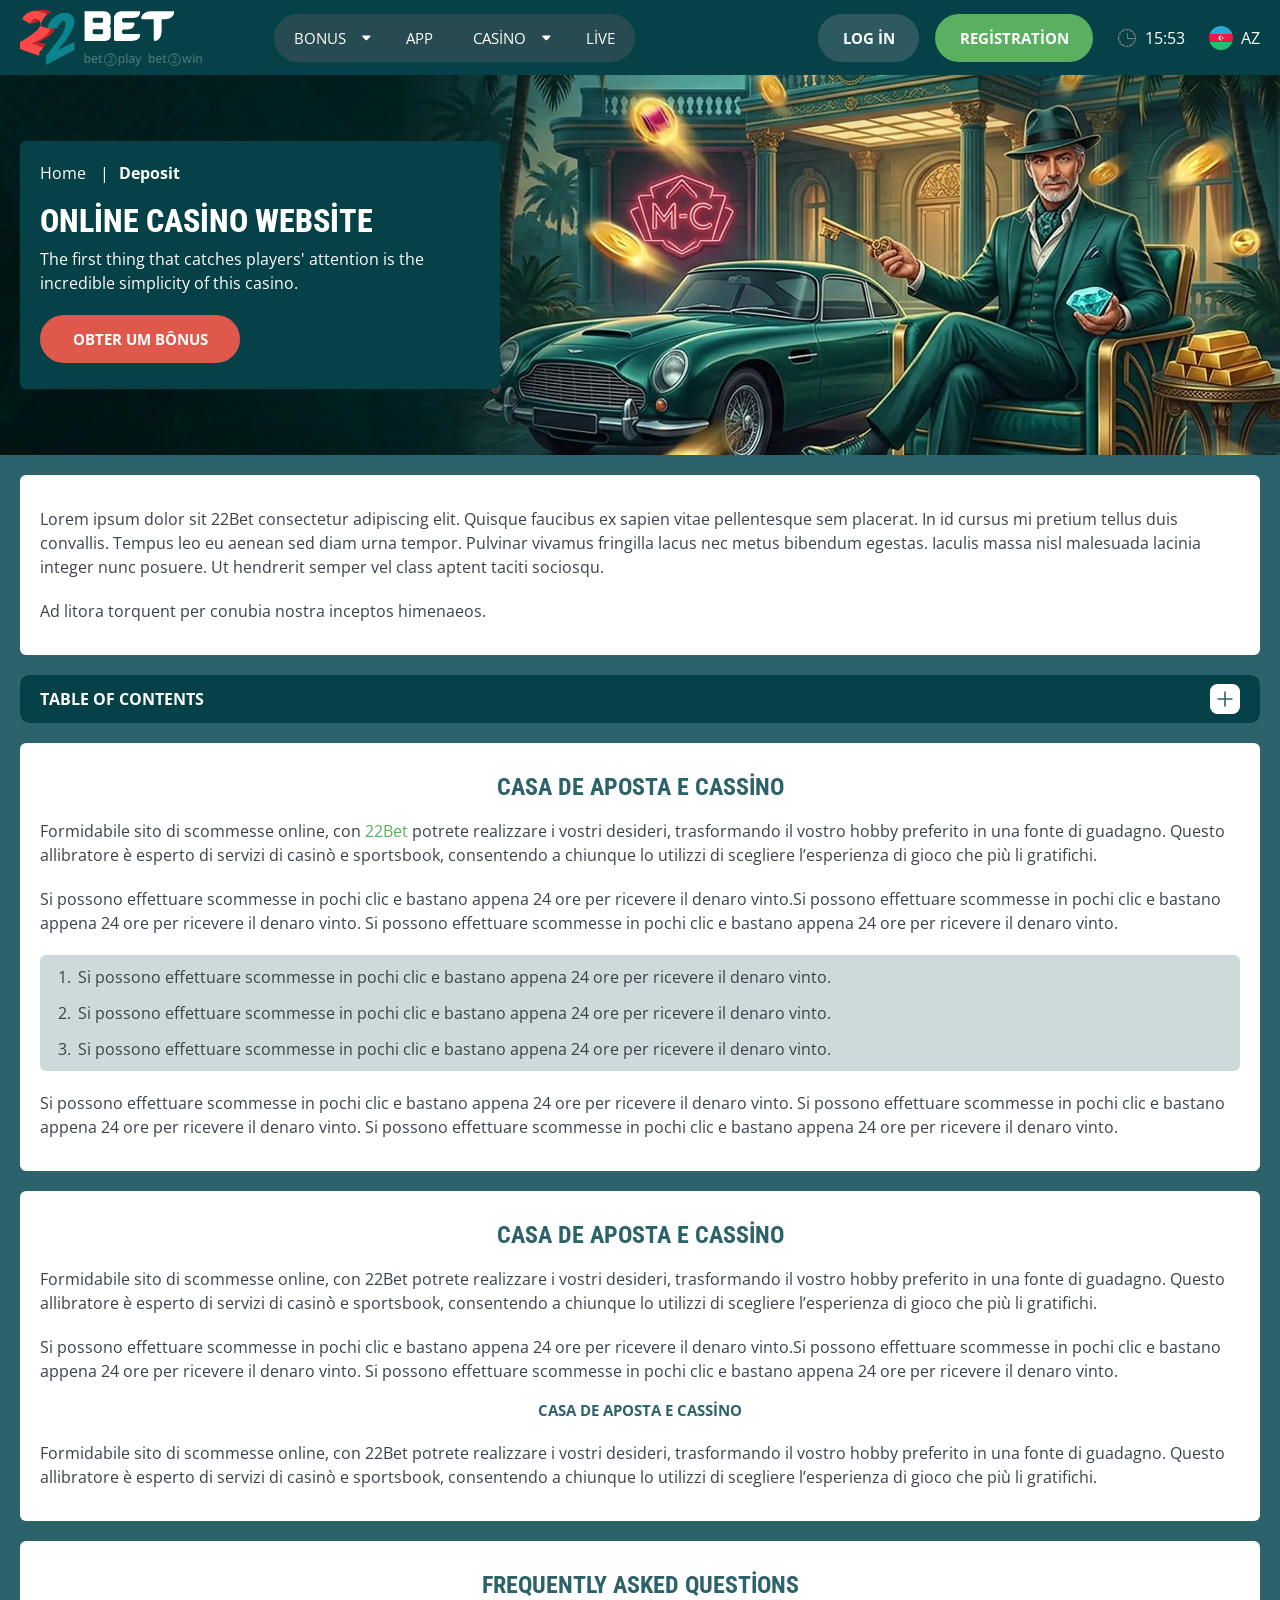
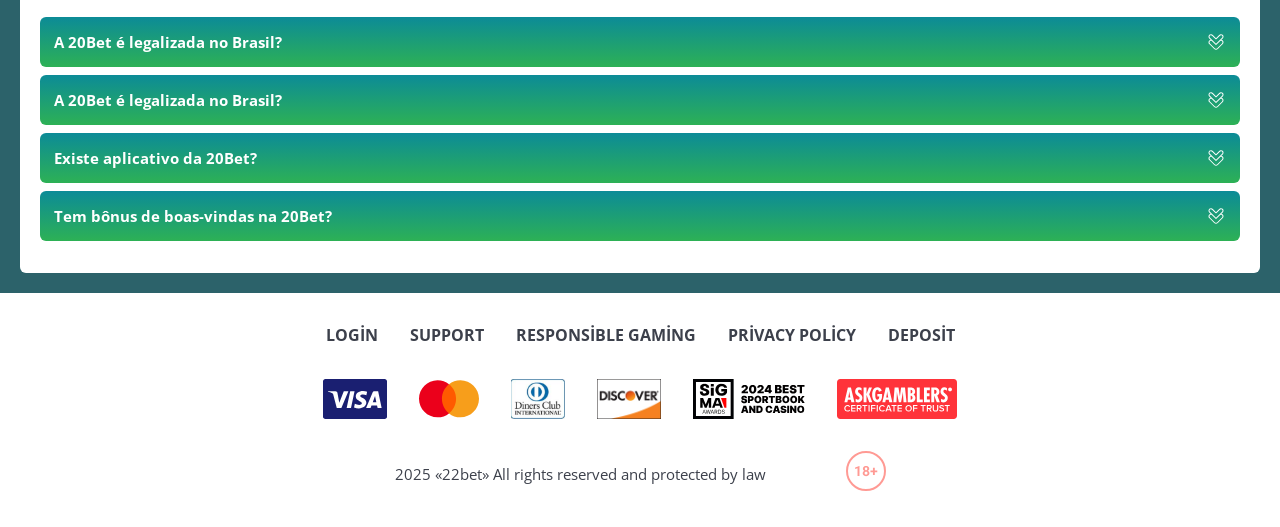
<file: deposit.html>
<!DOCTYPE html>
<html lang="az">
  <head>
    <meta charset="UTF-8" />
   
    <meta name="viewport" content="width=device-width, initial-scale=1.0" />
    <title>22Bet no</title>
    <meta name="description" content />
    <meta property="og:site_name" content />
    <meta property="og:title" content />
    <meta property="og:type" content="website" />
    <meta property="og:url" content />
    <meta property="og:image" content />
    <meta property="og:image:alt" content />
    <meta property="og:locale" content="az" />
    <meta property="og:description" content />
    <link rel="preconnect" href="https://fonts.googleapis.com" />
    <link rel="preconnect" href="https://fonts.gstatic.com" crossorigin="anonymous" />
    
   <link href="https://fonts.googleapis.com/css2?family=Open+Sans:ital,wght@0,300..800;1,300..800&display=swap" rel="stylesheet">
<link href="https://fonts.googleapis.com/css?family=Roboto+Condensed&display=swap" rel="stylesheet">

    <link rel="stylesheet" href="./css/reset.css" />
    <link rel="stylesheet" href="./css/main.css" />
    <link rel="stylesheet" href="./css/media.css"/>
    <link rel="icon" href="./images/Group.png" type="image/x-icon"/>
    <script
    src="https://code.jquery.com/jquery-3.6.1.min.js"
    integrity="sha256-o88AwQnZB+VDvE9tvIXrMQaPlFFSUTR+nldQm1LuPXQ="
    crossorigin="anonymous"
  ></script>
  </head>
  <body>
  <header class="header">
      <section class="content header__content">
        <a href="./index.html" class="logo header__logo"
          ><img src="./images/logo.svg" alt="logo" title
        /></a>
        <button class="header__btn-menu" >
          <svg width="16px" height="16px" viewBox="0 0 16 16" xmlns="http://www.w3.org/2000/svg">
              <rect y="0" width="16" height="3" rx="1.5"></rect>
              <rect y="6.5" width="16" height="3" rx="1.5"></rect>
              <rect y="13" width="16" height="3" rx="1.5"></rect>
            </svg>
        </button>

          <nav class="menu header__menu">
   <ul class="header__menu-list">
                
              <li class="header__menu-item">
                 <a href="./bonus.html" >
                Bonus
              </a>
             
              <div class="header__menu-wrap ">
                <ul >
                  <li>
                    <a href="./freeSpins.html">
                    Free Spins
                  </a></li>
                  <li><a href="./promoCode.html">
                   Promo Code
                  </a>
                </li>
                  <li><a href="./welcomeBonus.html">
                   Welcome Bonus
                  </a>
                </li>
                <li><a href="./vip.html">
                   VIP
                  </a>
                </li>
                
                </ul>
              </div>
             
              
            </li>
              <li>
                <a href="./app.html">
                 App
                </a>
              </li>
              
              <li class="header__menu-item">
               <a href="./casino.html">
                Casino
              </a>
             
              <div class="header__menu-wrap ">
                <ul >
                  <li>
                    <a href="./slots.html">
                    Slots
                  </a></li>
                 
                </ul>
              </div>
             
            </li>
               <li >
                <a href="./live.html">
               Live
                </a>
              </li>
             
             
            </ul>
            <div class="header__button header__button-menu " >
              <a href="#" class="button  button__login-menu">log in</a>
              <a href="#" class="button button__menu">registration</a>
            </div>
           
          </nav>
            <a href="#" class="button button__login">log in</a>
            <a href="#" class="button button__singup">registration</a>
            <div id="clock" class="header__time">00:00</div>
            <a href="#" class="header__flag">
                <span><img src="./images/flag.png" alt="flag" title /></span>
                <span>az</span>
              </a>
      </section>
    </header>
     <main class="main home main-page">
        <section class=" hero hero__page">
           
            <div class="background background-page">
              <img src="./images/layout-images/bg-deposit.webp" alt="hero" title />
              
            </div>
            <div class="hero__wrapper hero__wrapper-page">
              <div class="hero__data hero__data-bonus">
                <ul
                class="breadcrumbs "
                
              >
                <li
                  
                >
                  <a href="/" >
                    <span >Home</span></a
                  >
                 
                </li>
                <li
                  
                >
                  <a href="#" > <span >Deposit</span></a>
                 
                </li>
              </ul>
                <h1 class="title general hero__title">
                  Online Casino Website
                </h1>
                 <p class="hero__text">The first thing that catches players' attention is the incredible simplicity of this casino.</p>
               
                <a href="#" class="button  hero__button ">Obter um Bônus</a>
               
              </div>
             
            </div>
          </section>
      <section class="main__wrap main__wrap-page">
       
       <section class="content__wrapper content__wrapper-page">
        <section class="content article">
            <p>
             Lorem ipsum dolor sit 22Bet consectetur adipiscing elit. Quisque faucibus ex sapien vitae pellentesque sem placerat. In id cursus mi pretium tellus duis convallis. Tempus leo eu aenean sed diam urna tempor. Pulvinar vivamus fringilla lacus nec metus bibendum egestas. Iaculis massa nisl malesuada lacinia integer nunc posuere. Ut hendrerit semper vel class aptent taciti sociosqu.
            </p>
            <p>
             Ad litora torquent per conubia nostra inceptos himenaeos.
            </p>
          </section>
      
            <section class="content menu-review__content">
              

            
                <div class="menu__review-desk menu__review-content">Table of Contents</div>
                <ul class="menu__review menu__review-list">
                  <li><a href="#">Lorem ipsum dolor sit</a></li>
                    <li><a href="#">Amet consectetur adipiscing</a></li>
                      <li><a href="#">Quisque faucibus ex sapien vitae</a></li>
                        <li><a href="#">Ut hendrerit sempero</a></li>
                          <li><a href="#">Pulvinar vivamus fringilla</a></li>
                           <li><a href="#">Ad litora torquent per conubia</a></li>
                         
                          
                </ul>
             
          
          </section>
         
         <section class="content article">
            <h2 class="title high article__title">Casa de Aposta e Cassino</h2>
            
            <p>
             Formidabile sito di scommesse online, con <a href="#">22Bet</a> potrete realizzare i vostri desideri, trasformando il vostro hobby preferito in una fonte di guadagno. Questo allibratore è esperto di servizi di casinò e sportsbook, consentendo a chiunque lo utilizzi di scegliere l’esperienza di gioco che più li gratifichi.
            </p>
            <p>
             Si possono effettuare scommesse in pochi clic e bastano appena 24 ore per ricevere il denaro vinto.Si possono effettuare scommesse in pochi clic e bastano appena 24 ore per ricevere il denaro vinto. Si possono effettuare scommesse in pochi clic e bastano appena 24 ore per ricevere il denaro vinto.
            </p>
           <ol>
              <li>Si possono effettuare scommesse in pochi clic e bastano appena 24 ore per ricevere il denaro vinto.</li>
              <li>Si possono effettuare scommesse in pochi clic e bastano appena 24 ore per ricevere il denaro vinto.</li>
              <li>Si possono effettuare scommesse in pochi clic e bastano appena 24 ore per ricevere il denaro vinto.</li>
            </ol>
            <p>Si possono effettuare scommesse in pochi clic e bastano appena 24 ore per ricevere il denaro vinto. Si possono effettuare scommesse in pochi clic e bastano appena 24 ore per ricevere il denaro vinto. Si possono effettuare scommesse in pochi clic e bastano appena 24 ore per ricevere il denaro vinto.</p>
          </section>
           <section class="content article">
            <h2 class="title high article__title">Casa de Aposta e Cassino</h2>
            
            <p>
             Formidabile sito di scommesse online, con 22Bet potrete realizzare i vostri desideri, trasformando il vostro hobby preferito in una fonte di guadagno. Questo allibratore è esperto di servizi di casinò e sportsbook, consentendo a chiunque lo utilizzi di scegliere l’esperienza di gioco che più li gratifichi.
            </p>
            <p>
             Si possono effettuare scommesse in pochi clic e bastano appena 24 ore per ricevere il denaro vinto.Si possono effettuare scommesse in pochi clic e bastano appena 24 ore per ricevere il denaro vinto. Si possono effettuare scommesse in pochi clic e bastano appena 24 ore per ricevere il denaro vinto.
            </p>
          
            <h3>Casa de Aposta e Cassino</h3>
            <p>Formidabile sito di scommesse online, con 22Bet potrete realizzare i vostri desideri, trasformando il vostro hobby preferito in una fonte di guadagno. Questo allibratore è esperto di servizi di casinò e sportsbook, consentendo a chiunque lo utilizzi di scegliere l’esperienza di gioco che più li gratifichi.</p>
          </section>
        
           <section class="content faq">
            <h2 class="title high faq__title">Frequently Asked Questions</h2>
            <ul class="faq__list " >
              <li class="faq__item"  >
                <h3 class="title medium faq__subtitle js-button-expander js-button-expander--faq"  >A 20Bet é legalizada no Brasil?
                 </h3>
                <div  class="faq__answer js-expand-content js-expand-content--faq" >
                  <p  >
                    Sim, a casa de apostas tem licença emitida por Curaçao, que é reconhecida no Brasil e a permite atuar por aqui.
                  </p>
                </div>
              </li>
              <li class="faq__item"  >
                <h3 class="title medium faq__subtitle js-button-expander js-button-expander--faq"  >A 20Bet é legalizada no Brasil?</h3>
                <div class="faq__answer js-expand-content js-expand-content--faq" >
                  <p  >
                    Sim, a casa de apostas tem licença emitida por Curaçao, que é reconhecida no Brasil e a permite atuar por aqui.
                  </p>
                </div>
              </li> 
              <li class="faq__item"  >
                <h3 class="title medium faq__subtitle js-button-expander js-button-expander--faq"  >Existe aplicativo da 20Bet?</h3>
                <div class="faq__answer js-expand-content js-expand-content--faq" >
                  <p  >
                   Sim, disponível para sistemas operacionais iOS e Android.
                  </p>
                </div>
              </li> 
              <li class="faq__item"  >
                <h3 class="title medium faq__subtitle js-button-expander js-button-expander--faq"  >Tem bônus de boas-vindas na 20Bet?</h3>
                <div class="faq__answer js-expand-content js-expand-content--faq" >
                  <p  >
                   O pacote especial para novos usuários da 20Bet paga 100% sobre o primeiro depósito, com limite de 600 BRL.
                  </p>
                </div>
              </li> 
             
            </ul>
          </section>
          
        </section> 
        
       
        <div class=""  onclick="scrollToTop()">
          <button class="main__arrow" id="scrollToTopBtn"></button>
        </div> 
      </section>
    </main> 
  <footer class=" footer ">
      <section class="content footer__content">
        <ul class="footer__menu">
         <li><a href="./login.html">Login</a></li>
         <li><a href="./support.html">Support</a></li>
         <li><a href="./responsible.html">Responsible Gaming</a></li>
         <li><a href="./policy.html">Privacy Policy</a></li>
         <li><a href="./deposit.html">Deposit</a></li>
        </ul>
       
          <ul class="footer__cards-list">
           
            <li>
              <a href="#"
                ><img src="./images/visa.svg" alt="cardvisa" title
              /></a>
            </li>
            <li>
              <a href="#"
                ><img
                  src="./images/mastercard.svg"
                  alt="mastercard"
                  title
              /></a>
            </li>
            <li>
                <a href="#"
                  ><img src="./images/diners.svg" alt="diners" title
                /></a>
              </li>
              <li>
                <a href="#"
                  ><img src="./images/discover.svg" alt="discover" title
                /></a>
              </li>
              <li>
                <a href="#"
                  ><img src="./images/sigma.svg" alt="sigma" title
                /></a>
              </li>
              <li>
                <a href="#"
                  ><img src="./images/ask.svg" alt="ask" title
                /></a>
              </li>
            
          </ul>
       
        <div class="footer__wrapp">
          <div class="footer__text">
           
            <p>2025 «22bet» All rights reserved and protected by law
</p>
           
          </div>
          <div class="footer__age">
            <img src="./images/age.svg" alt="age" title />
          </div>
        </div>
      
      </section>
    </footer>
    
    <script src="./js/sidebar.js" defer></script>
    <script src="./js/expander.js" defer></script>
    <script src="./js/mobile-menu.js" defer></script>
    <script src="./js/clock.js" defer></script>
     <script src="./js/arrowUp.js" defer></script>
  </body>
</html>
</file>
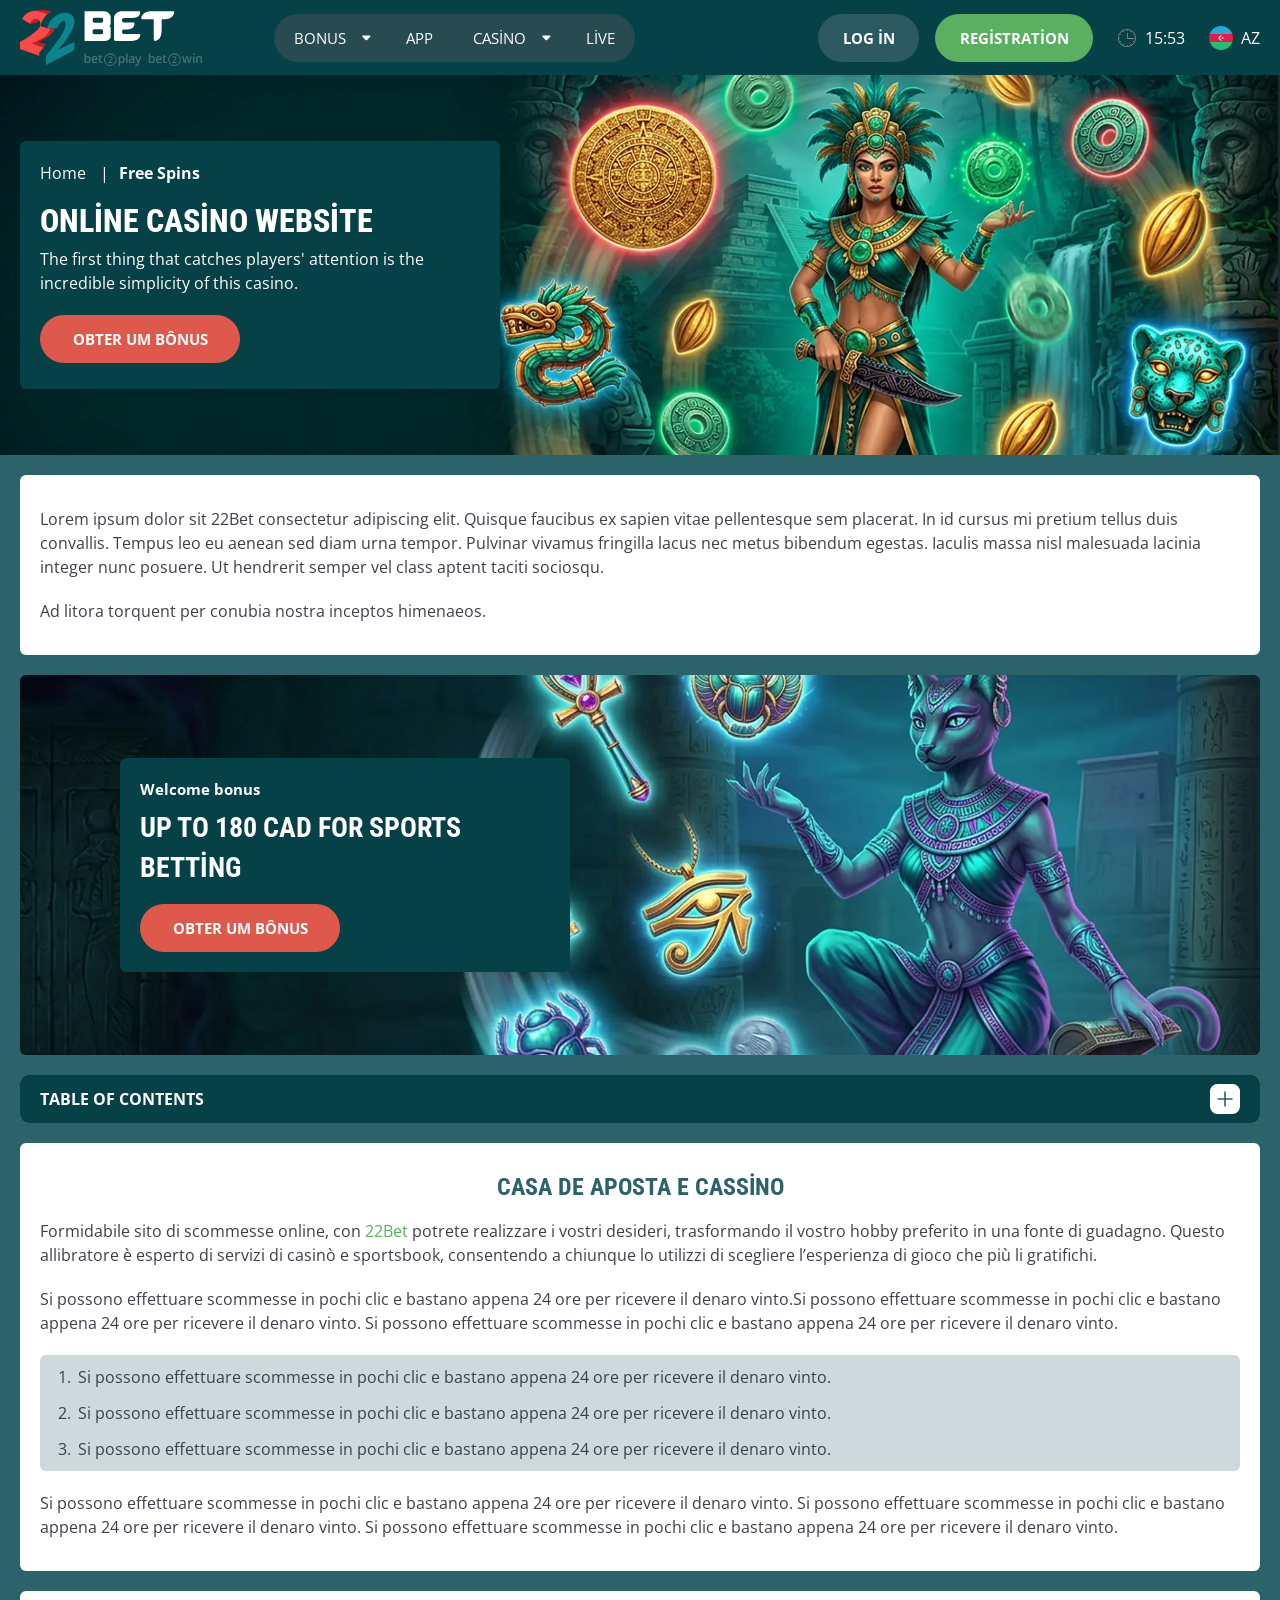
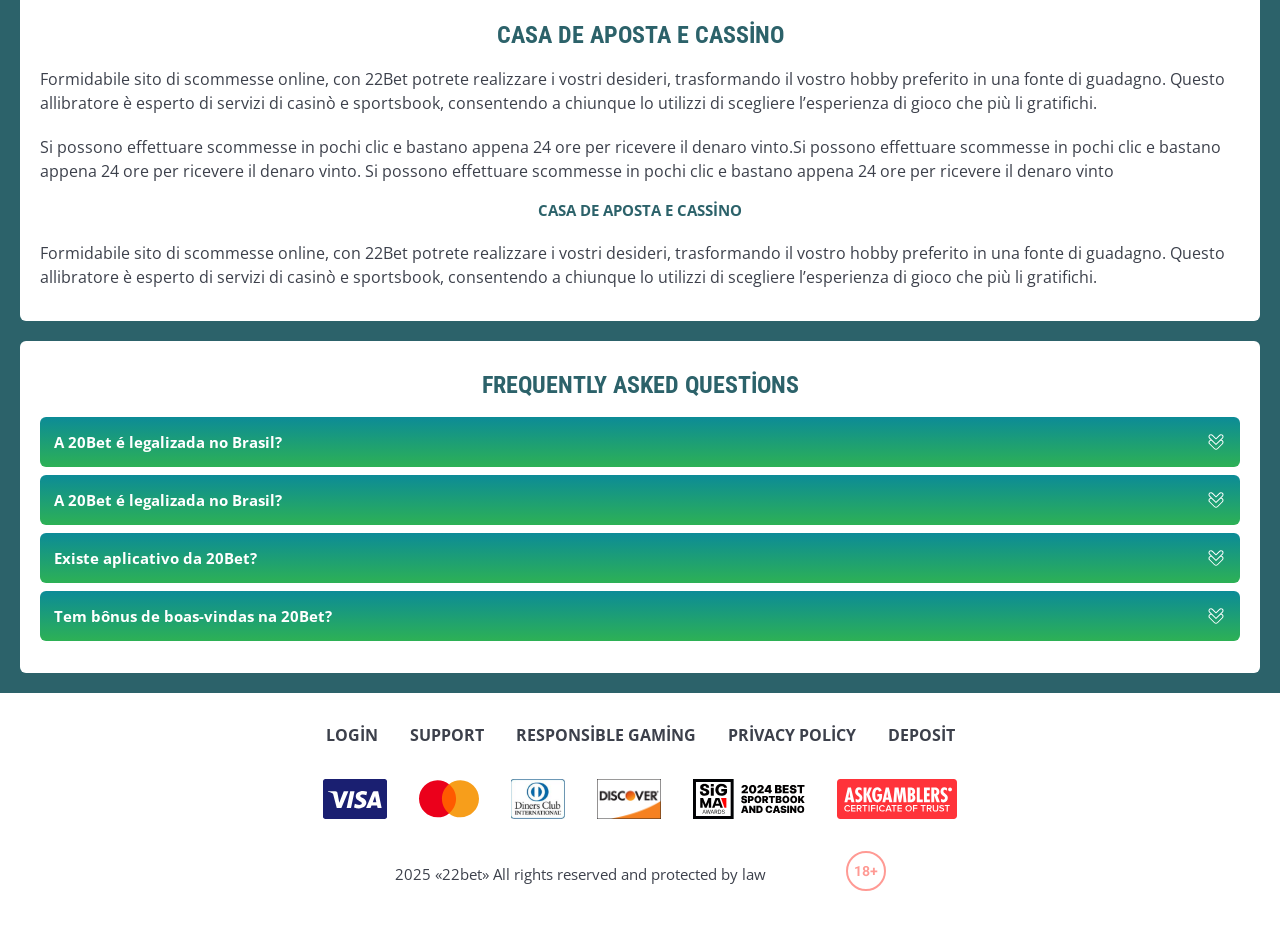
<file: freeSpins.html>
<!DOCTYPE html>
<html lang="az">
  <head>
    <meta charset="UTF-8" />
   
    <meta name="viewport" content="width=device-width, initial-scale=1.0" />
    <title>22Bet </title>
    <meta name="description" content />
    <meta property="og:site_name" content />
    <meta property="og:title" content />
    <meta property="og:type" content="website" />
    <meta property="og:url" content />
    <meta property="og:image" content />
    <meta property="og:image:alt" content />
    <meta property="og:locale" content="az" />
    <meta property="og:description" content />
    <link rel="preconnect" href="https://fonts.googleapis.com" />
    <link rel="preconnect" href="https://fonts.gstatic.com" crossorigin="anonymous" />
   <link href="https://fonts.googleapis.com/css2?family=Open+Sans:ital,wght@0,300..800;1,300..800&display=swap" rel="stylesheet">
<link href="https://fonts.googleapis.com/css?family=Roboto+Condensed&display=swap" rel="stylesheet">

   <link rel="stylesheet" href="./css/reset.css" />
    <link rel="stylesheet" href="./css/main.css" />
    <link rel="stylesheet" href="./css/media.css"/>
    <link rel="icon" href="./images/Group.png" type="image/x-icon"/>
    <script
    src="https://code.jquery.com/jquery-3.6.1.min.js"
    integrity="sha256-o88AwQnZB+VDvE9tvIXrMQaPlFFSUTR+nldQm1LuPXQ="
    crossorigin="anonymous"
  ></script>
  </head>
  <body>
    <header class="header">
      <section class="content header__content">
        <a href="./index.html" class="logo header__logo"
          ><img src="./images/logo.svg" alt="logo" title
        /></a>
        <button class="header__btn-menu" >
          <svg width="16px" height="16px" viewBox="0 0 16 16" xmlns="http://www.w3.org/2000/svg">
              <rect y="0" width="16" height="3" rx="1.5"></rect>
              <rect y="6.5" width="16" height="3" rx="1.5"></rect>
              <rect y="13" width="16" height="3" rx="1.5"></rect>
            </svg>
        </button>

          <nav class="menu header__menu">
         <ul class="header__menu-list">
                
              <li class="header__menu-item">
                 <a href="./bonus.html" >
                Bonus
              </a>
             
              <div class="header__menu-wrap ">
                <ul >
                  <li>
                    <a href="./freeSpins.html">
                    Free Spins
                  </a></li>
                  <li><a href="./promoCode.html">
                   Promo Code
                  </a>
                </li>
                  <li><a href="./welcomeBonus.html">
                   Welcome Bonus
                  </a>
                </li>
                <li><a href="./vip.html">
                   VIP
                  </a>
                </li>
                
                </ul>
              </div>
             
              
            </li>
              <li>
                <a href="./app.html">
                 App
                </a>
              </li>
              
              <li class="header__menu-item">
               <a href="./casino.html">
                Casino
              </a>
             
              <div class="header__menu-wrap ">
                <ul >
                  <li>
                    <a href="./slots.html">
                    Slots
                  </a></li>
                 
                </ul>
              </div>
             
            </li>
               <li >
                <a href="./live.html">
               Live
                </a>
              </li>
             
             
            </ul>
            <div class="header__button header__button-menu " >
              <a href="#" class="button  button__login-menu">log in</a>
              <a href="#" class="button button__menu">registration</a>
            </div>
           
          </nav>
            <a href="#" class="button button__login">log in</a>
            <a href="#" class="button button__singup">registration</a>
            <div id="clock" class="header__time">00:00</div>
            <a href="#" class="header__flag">
                <span><img src="./images/flag.png" alt="flag" title /></span>
                <span>az</span>
              </a>
      </section>
    </header>
     <main class="main home main-page">
        <section class=" hero hero__page">
           
            <div class="background">
              <img src="./images/layout-images/bg-freeSpin.webp" alt="hero" title />
              
            </div>
            <div class="hero__wrapper hero__wrapper-page">
              <div class="hero__data hero__data-bonus">
                <ul
                class="breadcrumbs "
                
              >
                <li
                  
                >
                  <a href="/" >
                    <span >Home</span></a
                  >
                 
                </li>
                <li
                  
                >
                  <a href="#" > <span >Free Spins</span></a>
                 
                </li>
              </ul>
                <h1 class="title general hero__title">
                  Online Casino Website
                </h1>
                 <p class="hero__text">The first thing that catches players' attention is the incredible simplicity of this casino.</p>
               
                <a href="#" class="button  hero__button ">Obter um Bônus</a>
               
              </div>
             
            </div>
          </section>
      <section class="main__wrap main__wrap-page">
       
       <section class="content__wrapper content__wrapper-page">

         
        
       
          <section class="content article">
            <p>
             Lorem ipsum dolor sit 22Bet consectetur adipiscing elit. Quisque faucibus ex sapien vitae pellentesque sem placerat. In id cursus mi pretium tellus duis convallis. Tempus leo eu aenean sed diam urna tempor. Pulvinar vivamus fringilla lacus nec metus bibendum egestas. Iaculis massa nisl malesuada lacinia integer nunc posuere. Ut hendrerit semper vel class aptent taciti sociosqu.
            </p>
            <p>
             Ad litora torquent per conubia nostra inceptos himenaeos.
            </p>
          </section>
         
             
               <section class="content banner banner-main">
            <div class="background ">
              
              <img src="./images/layout-images/banner-freeSpin.webp" alt="banner" title />
              
            </div>
            <div class="banner__info">
                <p class="banner__subtitle">Welcome bonus</p>
              <h2 class="title high banner__title-main">
              up to 180 CAD
for sports betting
              </h2>
          
              <a href="#" class="button banner__button">Obter um Bônus</a>
            </div>
          </section>
        
         <section class="content menu-review__content">
              

            
                <div class="menu__review-desk menu__review-content">Table of Contents</div>
                <ul class="menu__review menu__review-list">
                  <li><a href="#">Lorem ipsum dolor sit</a></li>
                    <li><a href="#">Amet consectetur adipiscing</a></li>
                      <li><a href="#">Quisque faucibus ex sapien vitae</a></li>
                        <li><a href="#">Ut hendrerit sempero</a></li>
                          <li><a href="#">Pulvinar vivamus fringilla</a></li>
                           <li><a href="#">Ad litora torquent per conubia</a></li>
                         
                          
                </ul>
             
          
          </section>
          
          
        
          <section class="content article">
            <h2 class="title high article__title">Casa de Aposta e Cassino</h2>
             
            <p>
             Formidabile sito di scommesse online, con <a href="#">22Bet</a> potrete realizzare i vostri desideri, trasformando il vostro hobby preferito in una fonte di guadagno. Questo allibratore è esperto di servizi di casinò e sportsbook, consentendo a chiunque lo utilizzi di scegliere l’esperienza di gioco che più li gratifichi.
            </p>
            <p>
             Si possono effettuare scommesse in pochi clic e bastano appena 24 ore per ricevere il denaro vinto.Si possono effettuare scommesse in pochi clic e bastano appena 24 ore per ricevere il denaro vinto. Si possono effettuare scommesse in pochi clic e bastano appena 24 ore per ricevere il denaro vinto.
            </p>
           <ol>
              <li>Si possono effettuare scommesse in pochi clic e bastano appena 24 ore per ricevere il denaro vinto.</li>
              <li>Si possono effettuare scommesse in pochi clic e bastano appena 24 ore per ricevere il denaro vinto.</li>
              <li>Si possono effettuare scommesse in pochi clic e bastano appena 24 ore per ricevere il denaro vinto.</li>
            </ol>
            <p>Si possono effettuare scommesse in pochi clic e bastano appena 24 ore per ricevere il denaro vinto. Si possono effettuare scommesse in pochi clic e bastano appena 24 ore per ricevere il denaro vinto. Si possono effettuare scommesse in pochi clic e bastano appena 24 ore per ricevere il denaro vinto.</p>
          </section>
         
         
           <section class="content article">
            <h2 class="title high article__title">Casa de Aposta e Cassino</h2>
            <p>Formidabile sito di scommesse online, con 22Bet potrete realizzare i vostri desideri, trasformando il vostro hobby preferito in una fonte di guadagno. Questo allibratore è esperto di servizi di casinò e sportsbook, consentendo a chiunque lo utilizzi di scegliere l’esperienza di gioco che più li gratifichi.</p>
            <p>Si possono effettuare scommesse in pochi clic e bastano appena 24 ore per ricevere il denaro vinto.Si possono effettuare scommesse in pochi clic e bastano appena 24 ore per ricevere il denaro vinto. Si possono effettuare scommesse in pochi clic e bastano appena 24 ore per ricevere il denaro vinto</p>
            <h3>Casa de Aposta e Cassino</h3>
            <p>Formidabile sito di scommesse online, con 22Bet potrete realizzare i vostri desideri, trasformando il vostro hobby preferito in una fonte di guadagno. Questo allibratore è esperto di servizi di casinò e sportsbook, consentendo a chiunque lo utilizzi di scegliere l’esperienza di gioco che più li gratifichi.</p>
           </section>

          <section class="content faq">
            <h2 class="title high faq__title">Frequently Asked Questions</h2>
            <ul class="faq__list " >
              <li class="faq__item"  >
                <h3 class="title medium faq__subtitle js-button-expander js-button-expander--faq"  >A 20Bet é legalizada no Brasil?
                 </h3>
                <div  class="faq__answer js-expand-content js-expand-content--faq" >
                  <p  >
                    Sim, a casa de apostas tem licença emitida por Curaçao, que é reconhecida no Brasil e a permite atuar por aqui.
                  </p>
                </div>
              </li>
              <li class="faq__item"  >
                <h3 class="title medium faq__subtitle js-button-expander js-button-expander--faq"  >A 20Bet é legalizada no Brasil?</h3>
                <div class="faq__answer js-expand-content js-expand-content--faq" >
                  <p  >
                    Sim, a casa de apostas tem licença emitida por Curaçao, que é reconhecida no Brasil e a permite atuar por aqui.
                  </p>
                </div>
              </li> 
              <li class="faq__item"  >
                <h3 class="title medium faq__subtitle js-button-expander js-button-expander--faq"  >Existe aplicativo da 20Bet?</h3>
                <div class="faq__answer js-expand-content js-expand-content--faq" >
                  <p  >
                   Sim, disponível para sistemas operacionais iOS e Android.
                  </p>
                </div>
              </li> 
              <li class="faq__item"  >
                <h3 class="title medium faq__subtitle js-button-expander js-button-expander--faq"  >Tem bônus de boas-vindas na 20Bet?</h3>
                <div class="faq__answer js-expand-content js-expand-content--faq" >
                  <p  >
                   O pacote especial para novos usuários da 20Bet paga 100% sobre o primeiro depósito, com limite de 600 BRL.
                  </p>
                </div>
              </li> 
             
            </ul>
          </section>
          
        </section> 
      
        <div class=""  onclick="scrollToTop()">
          <button class="main__arrow" id="scrollToTopBtn"></button>
        </div> 
        
      </section>
    </main> 
    <footer class=" footer ">
      <section class="content footer__content">
        <ul class="footer__menu">
         <li><a href="./login.html">Login</a></li>
         <li><a href="./support.html">Support</a></li>
         <li><a href="./responsible.html">Responsible Gaming</a></li>
         <li><a href="./policy.html">Privacy Policy</a></li>
         <li><a href="./deposit.html">Deposit</a></li>
        </ul>
       
          <ul class="footer__cards-list">
           
            <li>
              <a href="#"
                ><img src="./images/visa.svg" alt="cardvisa" title
              /></a>
            </li>
            <li>
              <a href="#"
                ><img
                  src="./images/mastercard.svg"
                  alt="mastercard"
                  title
              /></a>
            </li>
            <li>
                <a href="#"
                  ><img src="./images/diners.svg" alt="diners" title
                /></a>
              </li>
              <li>
                <a href="#"
                  ><img src="./images/discover.svg" alt="discover" title
                /></a>
              </li>
              <li>
                <a href="#"
                  ><img src="./images/sigma.svg" alt="sigma" title
                /></a>
              </li>
              <li>
                <a href="#"
                  ><img src="./images/ask.svg" alt="ask" title
                /></a>
              </li>
            
          </ul>
       
        <div class="footer__wrapp">
          <div class="footer__text">
           
            <p>2025 «22bet» All rights reserved and protected by law

</p>
           
          </div>
          <div class="footer__age">
            <img src="./images/age.svg" alt="age" title />
          </div>
        </div>
      
      </section>
    </footer>
    <script src="./js/arrowUp.js" defer></script>
    <script src="./js/sidebar.js" defer></script>
    <script src="./js/expander.js" defer></script>
    <script src="./js/mobile-menu.js" defer></script>
    <script src="./js/clock.js" defer></script>
  </body>
</html>
</file>
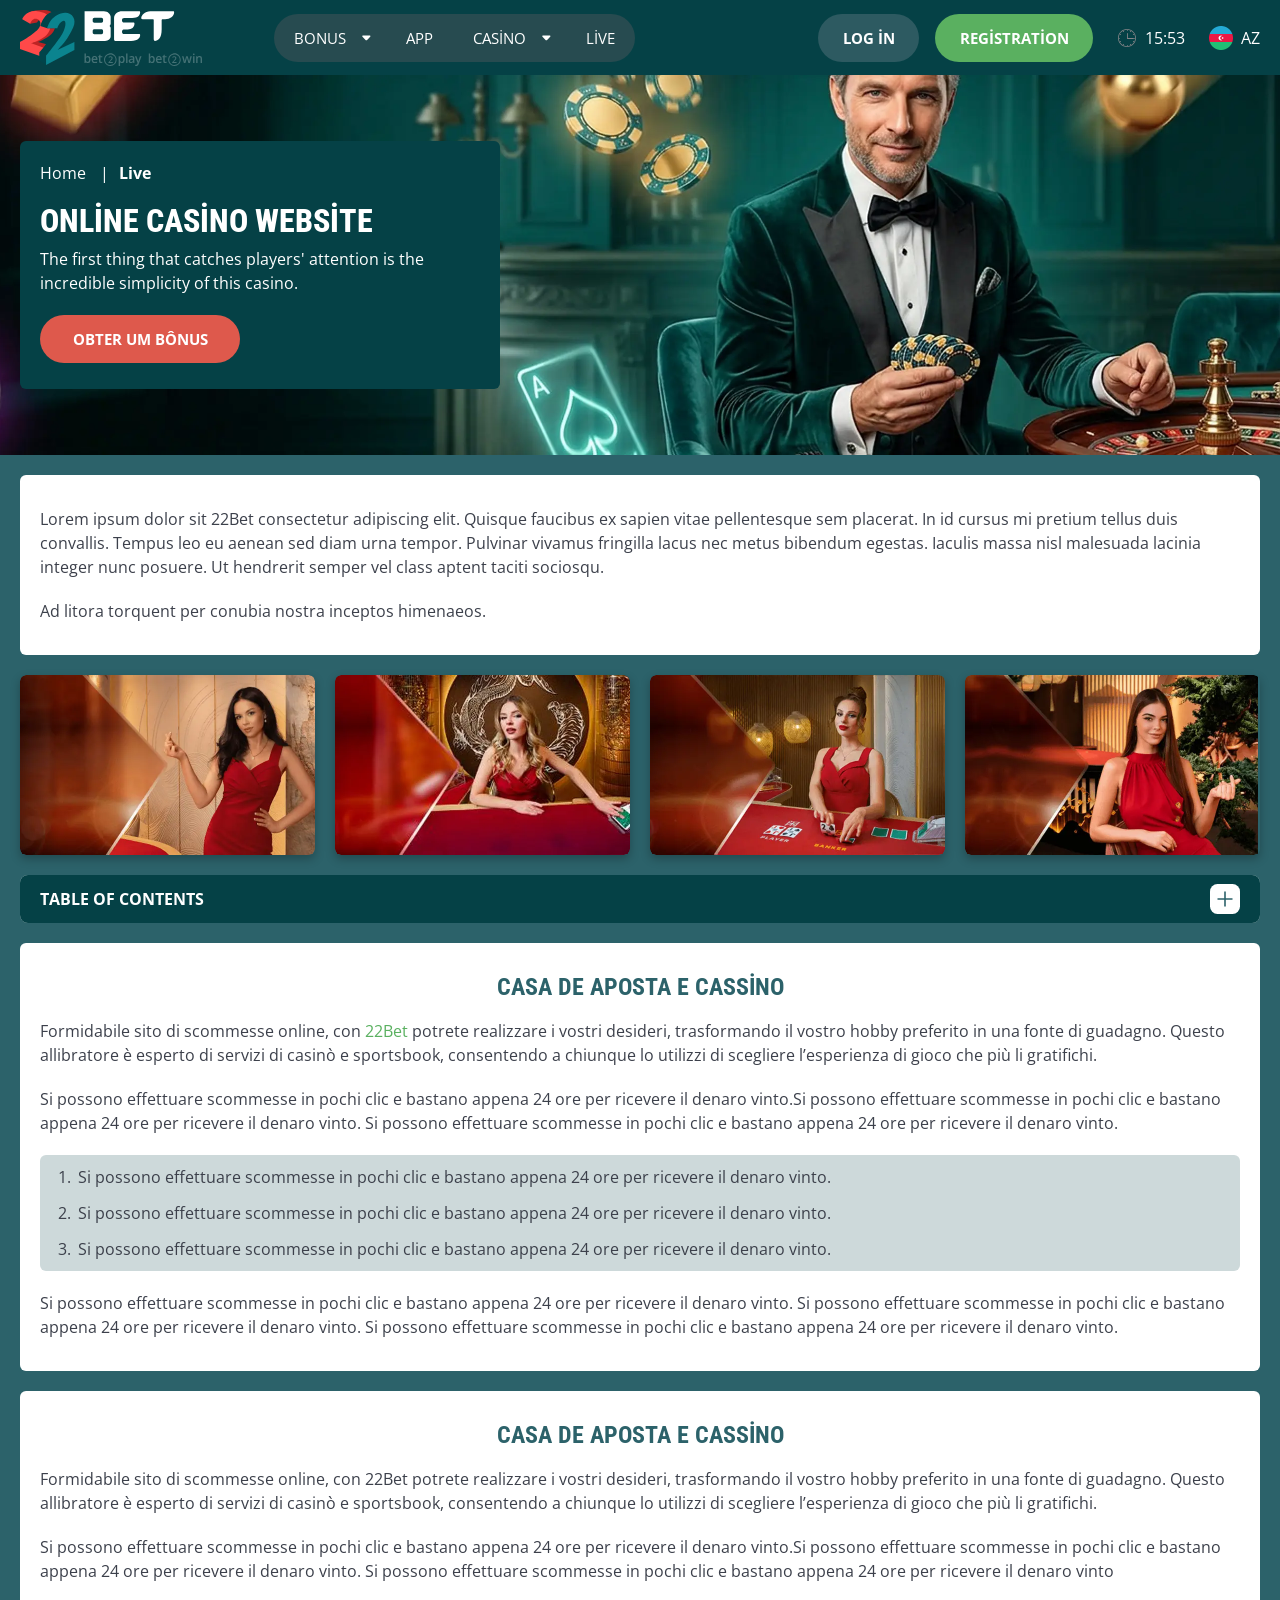
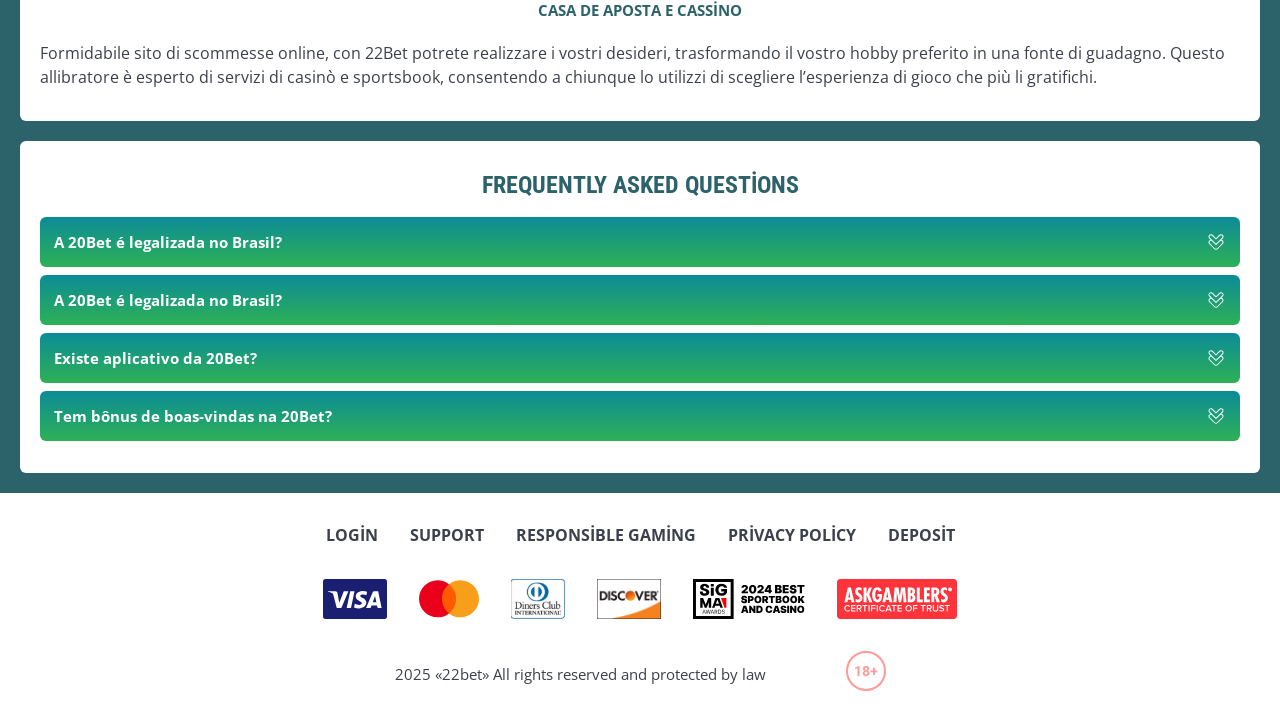
<file: live.html>
<!DOCTYPE html>
<html lang="az">
  <head>
    <meta charset="UTF-8" />
   
    <meta name="viewport" content="width=device-width, initial-scale=1.0" />
    <title>22Bet </title>
    <meta name="description" content />
    <meta property="og:site_name" content />
    <meta property="og:title" content />
    <meta property="og:type" content="website" />
    <meta property="og:url" content />
    <meta property="og:image" content />
    <meta property="og:image:alt" content />
    <meta property="og:locale" content="az" />
    <meta property="og:description" content />
    <link rel="preconnect" href="https://fonts.googleapis.com" />
    <link rel="preconnect" href="https://fonts.gstatic.com" crossorigin="anonymous" />
   <link href="https://fonts.googleapis.com/css2?family=Open+Sans:ital,wght@0,300..800;1,300..800&display=swap" rel="stylesheet">
<link href="https://fonts.googleapis.com/css?family=Roboto+Condensed&display=swap" rel="stylesheet">

   <link rel="stylesheet" href="./css/reset.css" />
    <link rel="stylesheet" href="./css/main.css" />
    <link rel="stylesheet" href="./css/media.css"/>
    <link rel="icon" href="./images/Group.png" type="image/x-icon"/>
    <script
    src="https://code.jquery.com/jquery-3.6.1.min.js"
    integrity="sha256-o88AwQnZB+VDvE9tvIXrMQaPlFFSUTR+nldQm1LuPXQ="
    crossorigin="anonymous"
  ></script>
  </head>
  <body>
    <header class="header">
      <section class="content header__content">
        <a href="./index.html" class="logo header__logo"
          ><img src="./images/logo.svg" alt="logo" title
        /></a>
        <button class="header__btn-menu" >
          <svg width="16px" height="16px" viewBox="0 0 16 16" xmlns="http://www.w3.org/2000/svg">
              <rect y="0" width="16" height="3" rx="1.5"></rect>
              <rect y="6.5" width="16" height="3" rx="1.5"></rect>
              <rect y="13" width="16" height="3" rx="1.5"></rect>
            </svg>
        </button>

          <nav class="menu header__menu">
         <ul class="header__menu-list">
                
              <li class="header__menu-item">
                 <a href="./bonus.html" >
                Bonus
              </a>
             
              <div class="header__menu-wrap ">
                <ul >
                  <li>
                    <a href="./freeSpins.html">
                    Free Spins
                  </a></li>
                  <li><a href="./promoCode.html">
                   Promo Code
                  </a>
                </li>
                  <li><a href="./welcomeBonus.html">
                   Welcome Bonus
                  </a>
                </li>
                <li><a href="./vip.html">
                   VIP
                  </a>
                </li>
                
                </ul>
              </div>
             
              
            </li>
              <li>
                <a href="./app.html">
                 App
                </a>
              </li>
              
              <li class="header__menu-item">
               <a href="./casino.html">
                Casino
              </a>
             
              <div class="header__menu-wrap ">
                <ul >
                  <li>
                    <a href="./slots.html">
                    Slots
                  </a></li>
                 
                </ul>
              </div>
             
            </li>
               <li >
                <a href="./live.html">
               Live
                </a>
              </li>
             
             
            </ul>
            <div class="header__button header__button-menu " >
              <a href="#" class="button  button__login-menu">log in</a>
              <a href="#" class="button button__menu">registration</a>
            </div>
           
          </nav>
            <a href="#" class="button button__login">log in</a>
            <a href="#" class="button button__singup">registration</a>
            <div id="clock" class="header__time">00:00</div>
            <a href="#" class="header__flag">
                <span><img src="./images/flag.png" alt="flag" title /></span>
                <span>az</span>
              </a>
      </section>
    </header>
     <main class="main home main-page">
        <section class=" hero hero__page">
           
            <div class="background ">
              <img src="./images/live/bg-live.webp" alt="hero" title />
              
            </div>
            <div class="hero__wrapper hero__wrapper-page">
              <div class="hero__data hero__data-bonus">
                <ul
                class="breadcrumbs "
                
              >
                <li
                  
                >
                  <a href="/" >
                    <span >Home</span></a
                  >
                 
                </li>
                <li
                  
                >
                  <a href="#" > <span >Live</span></a>
                 
                </li>
              </ul>
                <h1 class="title general hero__title">
                  Online Casino Website
                </h1>
                 <p class="hero__text">The first thing that catches players' attention is the incredible simplicity of this casino.</p>
               
                <a href="#" class="button  hero__button ">Obter um Bônus</a>
               
              </div>
             
            </div>
          </section>
      <section class="main__wrap main__wrap-page">
       
       <section class="content__wrapper content__wrapper-page">

         
        
       
          <section class="content article">
            <p>
             Lorem ipsum dolor sit 22Bet consectetur adipiscing elit. Quisque faucibus ex sapien vitae pellentesque sem placerat. In id cursus mi pretium tellus duis convallis. Tempus leo eu aenean sed diam urna tempor. Pulvinar vivamus fringilla lacus nec metus bibendum egestas. Iaculis massa nisl malesuada lacinia integer nunc posuere. Ut hendrerit semper vel class aptent taciti sociosqu.
            </p>
            <p>
             Ad litora torquent per conubia nostra inceptos himenaeos.
            </p>
          </section>
               <section class="content casino">
           
              <ul class="casino__list ">
                <li class="casino__item">
                    <a href="#">
                      <div class="casino__wrapper">
                      <img class="casino__img" src="./images/live/card-live1.webp" alt="" title>
                    <div class="casino__hover casino__hover-live">
                        
                        <div class="casino-box">
                            
                        <span  class="button  casino__buttons">Play now</span>
                        </div>
                    </div>
                    </div>
                    
                    </a>
                </li>
                <li class="casino__item">
                  <a href="#">
                      <div class="casino__wrapper">
                      <img class="casino__img" src="./images/live/card-live2.webp" alt="" title>
                    <div class="casino__hover casino__hover-live">
                        
                        <div class="casino-box">
                            
                        <span  class="button  casino__buttons">Play now</span>
                        </div>
                    </div>
                    </div>
                    
                    </a>
              </li>
              <li class="casino__item">
                <a href="#">
                      <div class="casino__wrapper">
                      <img class="casino__img" src="./images/live/card-live3.webp" alt="" title>
                    <div class="casino__hover casino__hover-live">
                        
                        <div class="casino-box">
                            
                        <span  class="button  casino__buttons">Play now</span>
                        </div>
                    </div>
                    </div>
                    
                    </a>
            </li>
             <li class="casino__item">
               <a href="#">
                      <div class="casino__wrapper">
                      <img class="casino__img" src="./images/live/card-live4.webp" alt="" title>
                    <div class="casino__hover casino__hover-live">
                        
                        <div class="casino-box">
                            
                        <span  class="button  casino__buttons">Play now</span>
                        </div>
                    </div>
                    </div>
                    
                    </a>
            </li>
             

              </ul>
         </section>
             
        
        
       <section class="content menu-review__content">
              

            
                <div class="menu__review-desk menu__review-content">Table of Contents</div>
                <ul class="menu__review menu__review-list">
                  <li><a href="#">Lorem ipsum dolor sit</a></li>
                    <li><a href="#">Amet consectetur adipiscing</a></li>
                      <li><a href="#">Quisque faucibus ex sapien vitae</a></li>
                        <li><a href="#">Ut hendrerit sempero</a></li>
                          <li><a href="#">Pulvinar vivamus fringilla</a></li>
                           <li><a href="#">Ad litora torquent per conubia</a></li>
                         
                          
                </ul>
             
          
          </section>
          
        
          <section class="content article">
            <h2 class="title high article__title">Casa de Aposta e Cassino</h2>
             
            <p>
             Formidabile sito di scommesse online, con <a href="#">22Bet</a> potrete realizzare i vostri desideri, trasformando il vostro hobby preferito in una fonte di guadagno. Questo allibratore è esperto di servizi di casinò e sportsbook, consentendo a chiunque lo utilizzi di scegliere l’esperienza di gioco che più li gratifichi.
            </p>
            <p>
             Si possono effettuare scommesse in pochi clic e bastano appena 24 ore per ricevere il denaro vinto.Si possono effettuare scommesse in pochi clic e bastano appena 24 ore per ricevere il denaro vinto. Si possono effettuare scommesse in pochi clic e bastano appena 24 ore per ricevere il denaro vinto.
            </p>
           <ol>
              <li>Si possono effettuare scommesse in pochi clic e bastano appena 24 ore per ricevere il denaro vinto.</li>
              <li>Si possono effettuare scommesse in pochi clic e bastano appena 24 ore per ricevere il denaro vinto.</li>
              <li>Si possono effettuare scommesse in pochi clic e bastano appena 24 ore per ricevere il denaro vinto.</li>
            </ol>
            <p>Si possono effettuare scommesse in pochi clic e bastano appena 24 ore per ricevere il denaro vinto. Si possono effettuare scommesse in pochi clic e bastano appena 24 ore per ricevere il denaro vinto. Si possono effettuare scommesse in pochi clic e bastano appena 24 ore per ricevere il denaro vinto.</p>
          </section>
         
         
           <section class="content article">
            <h2 class="title high article__title">Casa de Aposta e Cassino</h2>
            <p>Formidabile sito di scommesse online, con 22Bet potrete realizzare i vostri desideri, trasformando il vostro hobby preferito in una fonte di guadagno. Questo allibratore è esperto di servizi di casinò e sportsbook, consentendo a chiunque lo utilizzi di scegliere l’esperienza di gioco che più li gratifichi.</p>
            <p>Si possono effettuare scommesse in pochi clic e bastano appena 24 ore per ricevere il denaro vinto.Si possono effettuare scommesse in pochi clic e bastano appena 24 ore per ricevere il denaro vinto. Si possono effettuare scommesse in pochi clic e bastano appena 24 ore per ricevere il denaro vinto</p>
            <h3>Casa de Aposta e Cassino</h3>
            <p>Formidabile sito di scommesse online, con 22Bet potrete realizzare i vostri desideri, trasformando il vostro hobby preferito in una fonte di guadagno. Questo allibratore è esperto di servizi di casinò e sportsbook, consentendo a chiunque lo utilizzi di scegliere l’esperienza di gioco che più li gratifichi.</p>
           </section>

          <section class="content faq">
            <h2 class="title high faq__title">Frequently Asked Questions</h2>
            <ul class="faq__list " >
              <li class="faq__item"  >
                <h3 class="title medium faq__subtitle js-button-expander js-button-expander--faq"  >A 20Bet é legalizada no Brasil?
                 </h3>
                <div  class="faq__answer js-expand-content js-expand-content--faq" >
                  <p  >
                    Sim, a casa de apostas tem licença emitida por Curaçao, que é reconhecida no Brasil e a permite atuar por aqui.
                  </p>
                </div>
              </li>
              <li class="faq__item"  >
                <h3 class="title medium faq__subtitle js-button-expander js-button-expander--faq"  >A 20Bet é legalizada no Brasil?</h3>
                <div class="faq__answer js-expand-content js-expand-content--faq" >
                  <p  >
                    Sim, a casa de apostas tem licença emitida por Curaçao, que é reconhecida no Brasil e a permite atuar por aqui.
                  </p>
                </div>
              </li> 
              <li class="faq__item"  >
                <h3 class="title medium faq__subtitle js-button-expander js-button-expander--faq"  >Existe aplicativo da 20Bet?</h3>
                <div class="faq__answer js-expand-content js-expand-content--faq" >
                  <p  >
                   Sim, disponível para sistemas operacionais iOS e Android.
                  </p>
                </div>
              </li> 
              <li class="faq__item"  >
                <h3 class="title medium faq__subtitle js-button-expander js-button-expander--faq"  >Tem bônus de boas-vindas na 20Bet?</h3>
                <div class="faq__answer js-expand-content js-expand-content--faq" >
                  <p  >
                   O pacote especial para novos usuários da 20Bet paga 100% sobre o primeiro depósito, com limite de 600 BRL.
                  </p>
                </div>
              </li> 
             
            </ul>
          </section>
          
        </section> 
      
        <div class=""  onclick="scrollToTop()">
          <button class="main__arrow" id="scrollToTopBtn"></button>
        </div> 
        
      </section>
    </main> 
       <footer class=" footer ">
      <section class="content footer__content">
        <ul class="footer__menu">
         <li><a href="./login.html">Login</a></li>
         <li><a href="./support.html">Support</a></li>
         <li><a href="./responsible.html">Responsible Gaming</a></li>
         <li><a href="./policy.html">Privacy Policy</a></li>
         <li><a href="./deposit.html">Deposit</a></li>
        </ul>
       
          <ul class="footer__cards-list">
           
            <li>
              <a href="#"
                ><img src="./images/visa.svg" alt="cardvisa" title
              /></a>
            </li>
            <li>
              <a href="#"
                ><img
                  src="./images/mastercard.svg"
                  alt="mastercard"
                  title
              /></a>
            </li>
            <li>
                <a href="#"
                  ><img src="./images/diners.svg" alt="diners" title
                /></a>
              </li>
              <li>
                <a href="#"
                  ><img src="./images/discover.svg" alt="discover" title
                /></a>
              </li>
              <li>
                <a href="#"
                  ><img src="./images/sigma.svg" alt="sigma" title
                /></a>
              </li>
              <li>
                <a href="#"
                  ><img src="./images/ask.svg" alt="ask" title
                /></a>
              </li>
            
          </ul>
       
        <div class="footer__wrapp">
          <div class="footer__text">
           
            <p>2025 «22bet» All rights reserved and protected by law

</p>
           
          </div>
          <div class="footer__age">
            <img src="./images/age.svg" alt="age" title />
          </div>
        </div>
      
      </section>
    </footer>
    <script src="./js/arrowUp.js" defer></script>
    <script src="./js/sidebar.js" defer></script>
    <script src="./js/expander.js" defer></script>
    <script src="./js/mobile-menu.js" defer></script>
    <script src="./js/clock.js" defer></script>
  </body>
</html>
</file>
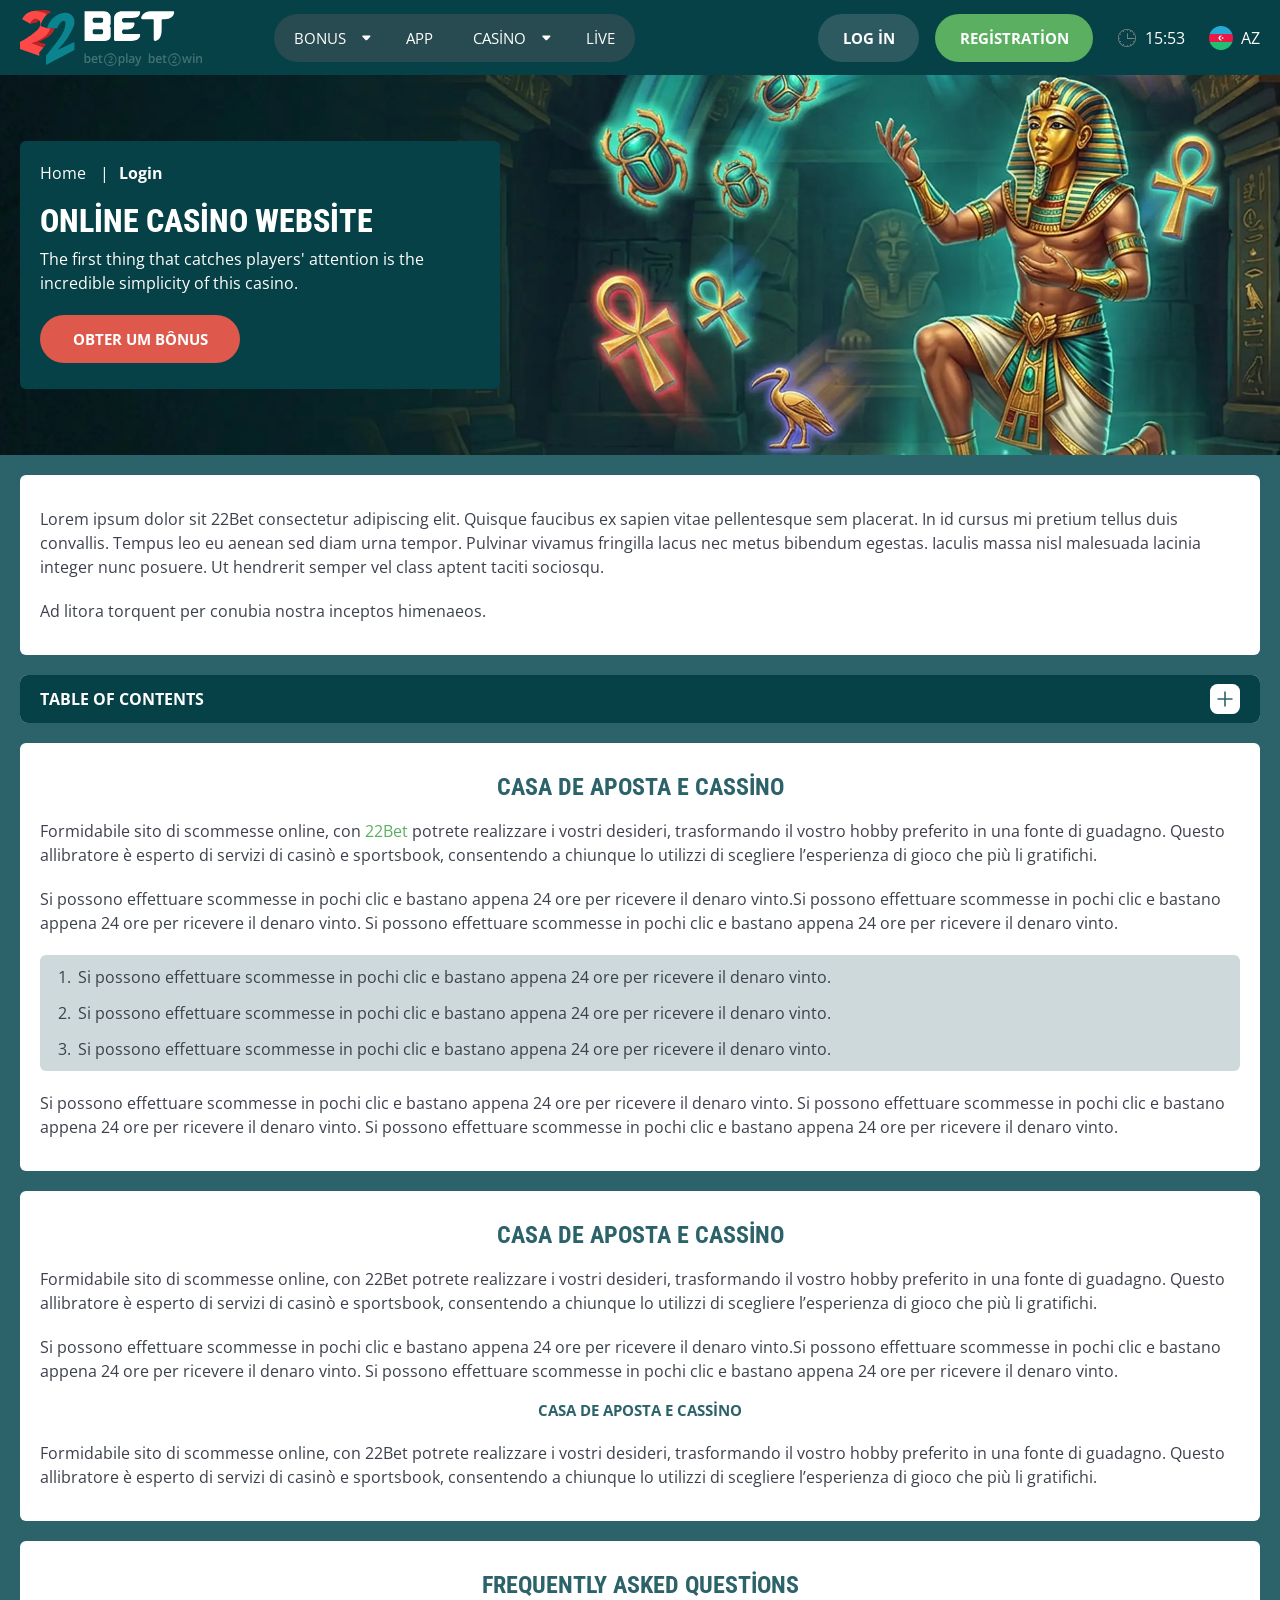
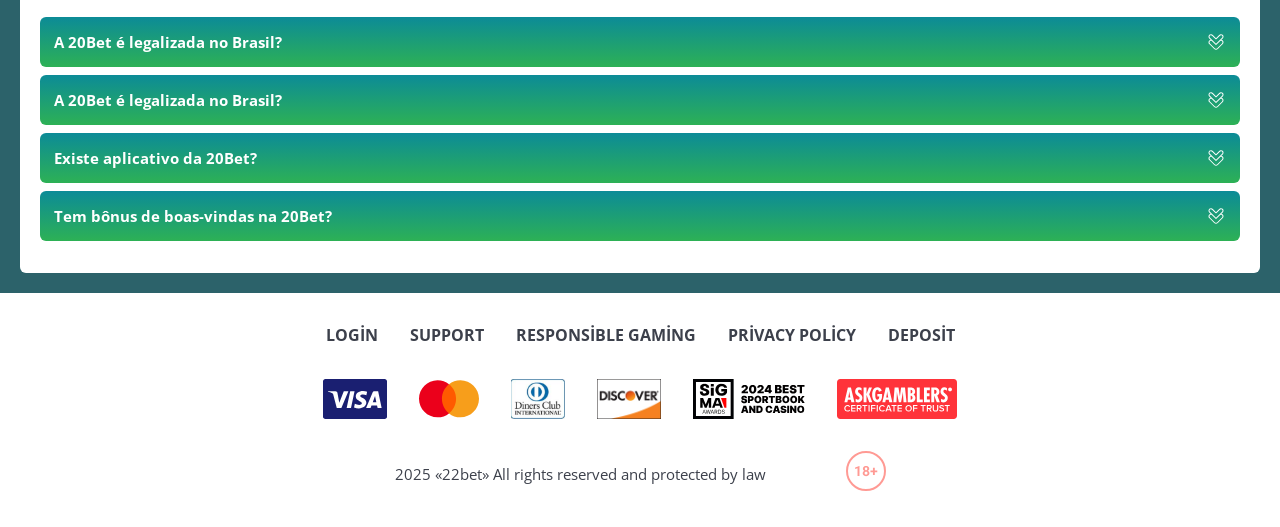
<file: login.html>
<!DOCTYPE html>
<html lang="az">
  <head>
    <meta charset="UTF-8" />
   
    <meta name="viewport" content="width=device-width, initial-scale=1.0" />
    <title>22Bet no</title>
    <meta name="description" content />
    <meta property="og:site_name" content />
    <meta property="og:title" content />
    <meta property="og:type" content="website" />
    <meta property="og:url" content />
    <meta property="og:image" content />
    <meta property="og:image:alt" content />
    <meta property="og:locale" content="az" />
    <meta property="og:description" content />
    <link rel="preconnect" href="https://fonts.googleapis.com" />
    <link rel="preconnect" href="https://fonts.gstatic.com" crossorigin="anonymous" />
    
   <link href="https://fonts.googleapis.com/css2?family=Open+Sans:ital,wght@0,300..800;1,300..800&display=swap" rel="stylesheet">
<link href="https://fonts.googleapis.com/css?family=Roboto+Condensed&display=swap" rel="stylesheet">

    <link rel="stylesheet" href="./css/reset.css" />
    <link rel="stylesheet" href="./css/main.css" />
    <link rel="stylesheet" href="./css/media.css"/>
    <link rel="icon" href="./images/Group.png" type="image/x-icon"/>
    <script
    src="https://code.jquery.com/jquery-3.6.1.min.js"
    integrity="sha256-o88AwQnZB+VDvE9tvIXrMQaPlFFSUTR+nldQm1LuPXQ="
    crossorigin="anonymous"
  ></script>
  </head>
  <body>
  <header class="header">
      <section class="content header__content">
        <a href="./index.html" class="logo header__logo"
          ><img src="./images/logo.svg" alt="logo" title
        /></a>
        <button class="header__btn-menu" >
          <svg width="16px" height="16px" viewBox="0 0 16 16" xmlns="http://www.w3.org/2000/svg">
              <rect y="0" width="16" height="3" rx="1.5"></rect>
              <rect y="6.5" width="16" height="3" rx="1.5"></rect>
              <rect y="13" width="16" height="3" rx="1.5"></rect>
            </svg>
        </button>

          <nav class="menu header__menu">
   <ul class="header__menu-list">
                
              <li class="header__menu-item">
                 <a href="./bonus.html" >
                Bonus
              </a>
             
              <div class="header__menu-wrap ">
                <ul >
                  <li>
                    <a href="./freeSpins.html">
                    Free Spins
                  </a></li>
                  <li><a href="./promoCode.html">
                   Promo Code
                  </a>
                </li>
                  <li><a href="./welcomeBonus.html">
                   Welcome Bonus
                  </a>
                </li>
                <li><a href="./vip.html">
                   VIP
                  </a>
                </li>
                
                </ul>
              </div>
             
              
            </li>
              <li>
                <a href="./app.html">
                 App
                </a>
              </li>
              
              <li class="header__menu-item">
               <a href="./casino.html">
                Casino
              </a>
             
              <div class="header__menu-wrap ">
                <ul >
                  <li>
                    <a href="./slots.html">
                    Slots
                  </a></li>
                 
                </ul>
              </div>
             
            </li>
               <li >
                <a href="./live.html">
               Live
                </a>
              </li>
             
             
            </ul>
            <div class="header__button header__button-menu " >
              <a href="#" class="button  button__login-menu">log in</a>
              <a href="#" class="button button__menu">registration</a>
            </div>
           
          </nav>
            <a href="#" class="button button__login">log in</a>
            <a href="#" class="button button__singup">registration</a>
            <div id="clock" class="header__time">00:00</div>
            <a href="#" class="header__flag">
                <span><img src="./images/flag.png" alt="flag" title /></span>
                <span>az</span>
              </a>
      </section>
    </header>
     <main class="main home main-page">
        <section class=" hero hero__page">
           
            <div class="background background-page">
              <img src="./images/layout-images/bg-login.webp" alt="hero" title />
              
            </div>
            <div class="hero__wrapper hero__wrapper-page">
              <div class="hero__data hero__data-bonus">
                <ul
                class="breadcrumbs "
                
              >
                <li
                  
                >
                  <a href="/" >
                    <span >Home</span></a
                  >
                 
                </li>
                <li
                  
                >
                  <a href="#" > <span >Login</span></a>
                 
                </li>
              </ul>
                <h1 class="title general hero__title">
                  Online Casino Website
                </h1>
                 <p class="hero__text">The first thing that catches players' attention is the incredible simplicity of this casino.</p>
               
                <a href="#" class="button  hero__button ">Obter um Bônus</a>
               
              </div>
             
            </div>
          </section>
      <section class="main__wrap main__wrap-page">
       
       <section class="content__wrapper content__wrapper-page">
        <section class="content article">
            <p>
             Lorem ipsum dolor sit 22Bet consectetur adipiscing elit. Quisque faucibus ex sapien vitae pellentesque sem placerat. In id cursus mi pretium tellus duis convallis. Tempus leo eu aenean sed diam urna tempor. Pulvinar vivamus fringilla lacus nec metus bibendum egestas. Iaculis massa nisl malesuada lacinia integer nunc posuere. Ut hendrerit semper vel class aptent taciti sociosqu.
            </p>
            <p>
             Ad litora torquent per conubia nostra inceptos himenaeos.
            </p>
          </section>
      
            <section class="content menu-review__content">
              

            
                <div class="menu__review-desk menu__review-content">Table of Contents</div>
                <ul class="menu__review menu__review-list">
                  <li><a href="#">Lorem ipsum dolor sit</a></li>
                    <li><a href="#">Amet consectetur adipiscing</a></li>
                      <li><a href="#">Quisque faucibus ex sapien vitae</a></li>
                        <li><a href="#">Ut hendrerit sempero</a></li>
                          <li><a href="#">Pulvinar vivamus fringilla</a></li>
                           <li><a href="#">Ad litora torquent per conubia</a></li>
                         
                          
                </ul>
             
          
          </section>
         
         <section class="content article">
            <h2 class="title high article__title">Casa de Aposta e Cassino</h2>
            
            <p>
             Formidabile sito di scommesse online, con <a href="#">22Bet</a> potrete realizzare i vostri desideri, trasformando il vostro hobby preferito in una fonte di guadagno. Questo allibratore è esperto di servizi di casinò e sportsbook, consentendo a chiunque lo utilizzi di scegliere l’esperienza di gioco che più li gratifichi.
            </p>
            <p>
             Si possono effettuare scommesse in pochi clic e bastano appena 24 ore per ricevere il denaro vinto.Si possono effettuare scommesse in pochi clic e bastano appena 24 ore per ricevere il denaro vinto. Si possono effettuare scommesse in pochi clic e bastano appena 24 ore per ricevere il denaro vinto.
            </p>
           <ol>
              <li>Si possono effettuare scommesse in pochi clic e bastano appena 24 ore per ricevere il denaro vinto.</li>
              <li>Si possono effettuare scommesse in pochi clic e bastano appena 24 ore per ricevere il denaro vinto.</li>
              <li>Si possono effettuare scommesse in pochi clic e bastano appena 24 ore per ricevere il denaro vinto.</li>
            </ol>
            <p>Si possono effettuare scommesse in pochi clic e bastano appena 24 ore per ricevere il denaro vinto. Si possono effettuare scommesse in pochi clic e bastano appena 24 ore per ricevere il denaro vinto. Si possono effettuare scommesse in pochi clic e bastano appena 24 ore per ricevere il denaro vinto.</p>
          </section>
           <section class="content article">
            <h2 class="title high article__title">Casa de Aposta e Cassino</h2>
            
            <p>
             Formidabile sito di scommesse online, con 22Bet potrete realizzare i vostri desideri, trasformando il vostro hobby preferito in una fonte di guadagno. Questo allibratore è esperto di servizi di casinò e sportsbook, consentendo a chiunque lo utilizzi di scegliere l’esperienza di gioco che più li gratifichi.
            </p>
            <p>
             Si possono effettuare scommesse in pochi clic e bastano appena 24 ore per ricevere il denaro vinto.Si possono effettuare scommesse in pochi clic e bastano appena 24 ore per ricevere il denaro vinto. Si possono effettuare scommesse in pochi clic e bastano appena 24 ore per ricevere il denaro vinto.
            </p>
          
            <h3>Casa de Aposta e Cassino</h3>
            <p>Formidabile sito di scommesse online, con 22Bet potrete realizzare i vostri desideri, trasformando il vostro hobby preferito in una fonte di guadagno. Questo allibratore è esperto di servizi di casinò e sportsbook, consentendo a chiunque lo utilizzi di scegliere l’esperienza di gioco che più li gratifichi.</p>
          </section>
        
           <section class="content faq">
            <h2 class="title high faq__title">Frequently Asked Questions</h2>
            <ul class="faq__list " >
              <li class="faq__item"  >
                <h3 class="title medium faq__subtitle js-button-expander js-button-expander--faq"  >A 20Bet é legalizada no Brasil?
                 </h3>
                <div  class="faq__answer js-expand-content js-expand-content--faq" >
                  <p  >
                    Sim, a casa de apostas tem licença emitida por Curaçao, que é reconhecida no Brasil e a permite atuar por aqui.
                  </p>
                </div>
              </li>
              <li class="faq__item"  >
                <h3 class="title medium faq__subtitle js-button-expander js-button-expander--faq"  >A 20Bet é legalizada no Brasil?</h3>
                <div class="faq__answer js-expand-content js-expand-content--faq" >
                  <p  >
                    Sim, a casa de apostas tem licença emitida por Curaçao, que é reconhecida no Brasil e a permite atuar por aqui.
                  </p>
                </div>
              </li> 
              <li class="faq__item"  >
                <h3 class="title medium faq__subtitle js-button-expander js-button-expander--faq"  >Existe aplicativo da 20Bet?</h3>
                <div class="faq__answer js-expand-content js-expand-content--faq" >
                  <p  >
                   Sim, disponível para sistemas operacionais iOS e Android.
                  </p>
                </div>
              </li> 
              <li class="faq__item"  >
                <h3 class="title medium faq__subtitle js-button-expander js-button-expander--faq"  >Tem bônus de boas-vindas na 20Bet?</h3>
                <div class="faq__answer js-expand-content js-expand-content--faq" >
                  <p  >
                   O pacote especial para novos usuários da 20Bet paga 100% sobre o primeiro depósito, com limite de 600 BRL.
                  </p>
                </div>
              </li> 
             
            </ul>
          </section>
          
        </section> 
        
       
        <div class=""  onclick="scrollToTop()">
          <button class="main__arrow" id="scrollToTopBtn"></button>
        </div> 
      </section>
    </main> 
  <footer class=" footer ">
      <section class="content footer__content">
        <ul class="footer__menu">
         <li><a href="./login.html">Login</a></li>
         <li><a href="./support.html">Support</a></li>
         <li><a href="./responsible.html">Responsible Gaming</a></li>
         <li><a href="./policy.html">Privacy Policy</a></li>
         <li><a href="./deposit.html">Deposit</a></li>
        </ul>
       
          <ul class="footer__cards-list">
           
            <li>
              <a href="#"
                ><img src="./images/visa.svg" alt="cardvisa" title
              /></a>
            </li>
            <li>
              <a href="#"
                ><img
                  src="./images/mastercard.svg"
                  alt="mastercard"
                  title
              /></a>
            </li>
            <li>
                <a href="#"
                  ><img src="./images/diners.svg" alt="diners" title
                /></a>
              </li>
              <li>
                <a href="#"
                  ><img src="./images/discover.svg" alt="discover" title
                /></a>
              </li>
              <li>
                <a href="#"
                  ><img src="./images/sigma.svg" alt="sigma" title
                /></a>
              </li>
              <li>
                <a href="#"
                  ><img src="./images/ask.svg" alt="ask" title
                /></a>
              </li>
            
          </ul>
       
        <div class="footer__wrapp">
          <div class="footer__text">
           
            <p>2025 «22bet» All rights reserved and protected by law
</p>
           
          </div>
          <div class="footer__age">
            <img src="./images/age.svg" alt="age" title />
          </div>
        </div>
      
      </section>
    </footer>
    
    <script src="./js/sidebar.js" defer></script>
    <script src="./js/expander.js" defer></script>
    <script src="./js/mobile-menu.js" defer></script>
    <script src="./js/clock.js" defer></script>
     <script src="./js/arrowUp.js" defer></script>
  </body>
</html>
</file>
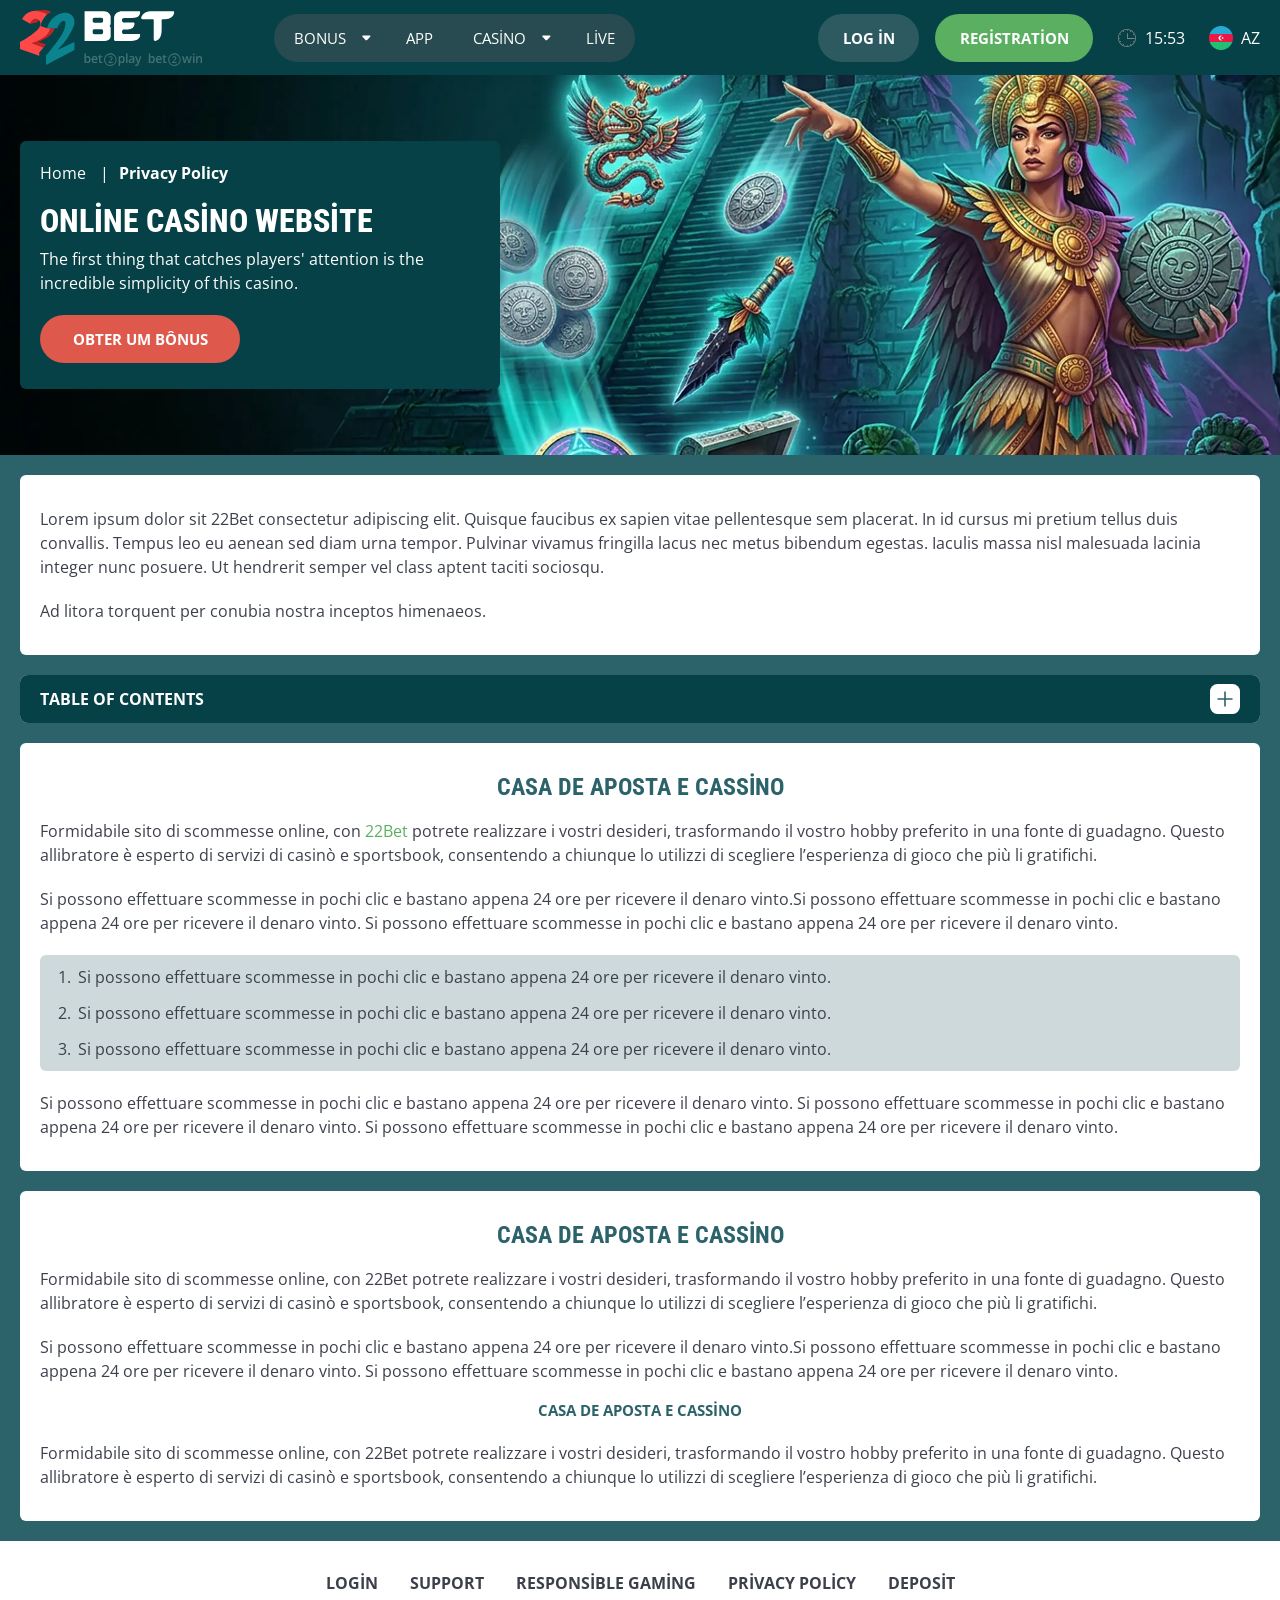
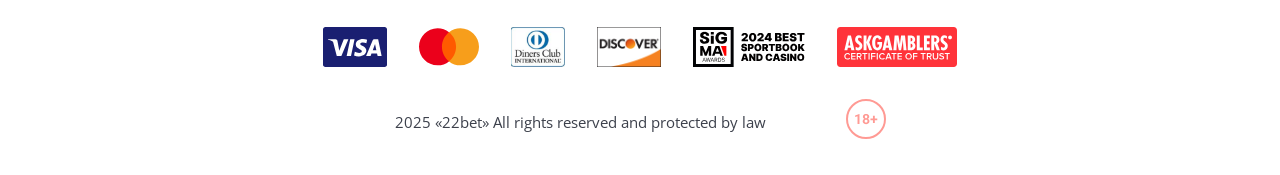
<file: policy.html>
<!DOCTYPE html>
<html lang="az">
  <head>
    <meta charset="UTF-8" />
   
    <meta name="viewport" content="width=device-width, initial-scale=1.0" />
    <title>22Bet no</title>
    <meta name="description" content />
    <meta property="og:site_name" content />
    <meta property="og:title" content />
    <meta property="og:type" content="website" />
    <meta property="og:url" content />
    <meta property="og:image" content />
    <meta property="og:image:alt" content />
    <meta property="og:locale" content="az" />
    <meta property="og:description" content />
    <link rel="preconnect" href="https://fonts.googleapis.com" />
    <link rel="preconnect" href="https://fonts.gstatic.com" crossorigin="anonymous" />
    
   <link href="https://fonts.googleapis.com/css2?family=Open+Sans:ital,wght@0,300..800;1,300..800&display=swap" rel="stylesheet">
<link href="https://fonts.googleapis.com/css?family=Roboto+Condensed&display=swap" rel="stylesheet">

    <link rel="stylesheet" href="./css/reset.css" />
    <link rel="stylesheet" href="./css/main.css" />
    <link rel="stylesheet" href="./css/media.css"/>
    <link rel="icon" href="./images/Group.png" type="image/x-icon"/>
    <script
    src="https://code.jquery.com/jquery-3.6.1.min.js"
    integrity="sha256-o88AwQnZB+VDvE9tvIXrMQaPlFFSUTR+nldQm1LuPXQ="
    crossorigin="anonymous"
  ></script>
  </head>
  <body>
  <header class="header">
      <section class="content header__content">
        <a href="./index.html" class="logo header__logo"
          ><img src="./images/logo.svg" alt="logo" title
        /></a>
        <button class="header__btn-menu" >
          <svg width="16px" height="16px" viewBox="0 0 16 16" xmlns="http://www.w3.org/2000/svg">
              <rect y="0" width="16" height="3" rx="1.5"></rect>
              <rect y="6.5" width="16" height="3" rx="1.5"></rect>
              <rect y="13" width="16" height="3" rx="1.5"></rect>
            </svg>
        </button>

          <nav class="menu header__menu">
   <ul class="header__menu-list">
                
              <li class="header__menu-item">
                 <a href="./bonus.html" >
                Bonus
              </a>
             
              <div class="header__menu-wrap ">
                <ul >
                  <li>
                    <a href="./freeSpins.html">
                    Free Spins
                  </a></li>
                  <li><a href="./promoCode.html">
                   Promo Code
                  </a>
                </li>
                  <li><a href="./welcomeBonus.html">
                   Welcome Bonus
                  </a>
                </li>
                <li><a href="./vip.html">
                   VIP
                  </a>
                </li>
                
                </ul>
              </div>
             
              
            </li>
              <li>
                <a href="./app.html">
                 App
                </a>
              </li>
              
              <li class="header__menu-item">
               <a href="./casino.html">
                Casino
              </a>
             
              <div class="header__menu-wrap ">
                <ul >
                  <li>
                    <a href="./slots.html">
                    Slots
                  </a></li>
                 
                </ul>
              </div>
             
            </li>
               <li >
                <a href="./live.html">
               Live
                </a>
              </li>
             
             
            </ul>
            <div class="header__button header__button-menu " >
              <a href="#" class="button  button__login-menu">log in</a>
              <a href="#" class="button button__menu">registration</a>
            </div>
           
          </nav>
            <a href="#" class="button button__login">log in</a>
            <a href="#" class="button button__singup">registration</a>
            <div id="clock" class="header__time">00:00</div>
            <a href="#" class="header__flag">
                <span><img src="./images/flag.png" alt="flag" title /></span>
                <span>az</span>
              </a>
      </section>
    </header>
     <main class="main home main-page">
        <section class=" hero hero__page">
           
            <div class="background background-page">
              <img src="./images/layout-images/bg-policy.webp" alt="hero" title />
              
            </div>
            <div class="hero__wrapper hero__wrapper-page">
              <div class="hero__data hero__data-bonus">
                <ul
                class="breadcrumbs "
                
              >
                <li
                  
                >
                  <a href="/" >
                    <span >Home</span></a
                  >
                 
                </li>
                <li
                  
                >
                  <a href="#" > <span >Privacy Policy</span></a>
                 
                </li>
              </ul>
                <h1 class="title general hero__title">
                  Online Casino Website
                </h1>
                 <p class="hero__text">The first thing that catches players' attention is the incredible simplicity of this casino.</p>
               
                <a href="#" class="button  hero__button ">Obter um Bônus</a>
               
              </div>
             
            </div>
          </section>
      <section class="main__wrap main__wrap-page">
       
       <section class="content__wrapper content__wrapper-page">
        <section class="content article">
            <p>
             Lorem ipsum dolor sit 22Bet consectetur adipiscing elit. Quisque faucibus ex sapien vitae pellentesque sem placerat. In id cursus mi pretium tellus duis convallis. Tempus leo eu aenean sed diam urna tempor. Pulvinar vivamus fringilla lacus nec metus bibendum egestas. Iaculis massa nisl malesuada lacinia integer nunc posuere. Ut hendrerit semper vel class aptent taciti sociosqu.
            </p>
            <p>
             Ad litora torquent per conubia nostra inceptos himenaeos.
            </p>
          </section>
      
            <section class="content menu-review__content">
              

            
                <div class="menu__review-desk menu__review-content">Table of Contents</div>
                <ul class="menu__review menu__review-list">
                  <li><a href="#">Lorem ipsum dolor sit</a></li>
                    <li><a href="#">Amet consectetur adipiscing</a></li>
                      <li><a href="#">Quisque faucibus ex sapien vitae</a></li>
                        <li><a href="#">Ut hendrerit sempero</a></li>
                          <li><a href="#">Pulvinar vivamus fringilla</a></li>
                           <li><a href="#">Ad litora torquent per conubia</a></li>
                         
                          
                </ul>
             
          
          </section>
         
         <section class="content article">
            <h2 class="title high article__title">Casa de Aposta e Cassino</h2>
            
            <p>
             Formidabile sito di scommesse online, con <a href="#">22Bet</a> potrete realizzare i vostri desideri, trasformando il vostro hobby preferito in una fonte di guadagno. Questo allibratore è esperto di servizi di casinò e sportsbook, consentendo a chiunque lo utilizzi di scegliere l’esperienza di gioco che più li gratifichi.
            </p>
            <p>
             Si possono effettuare scommesse in pochi clic e bastano appena 24 ore per ricevere il denaro vinto.Si possono effettuare scommesse in pochi clic e bastano appena 24 ore per ricevere il denaro vinto. Si possono effettuare scommesse in pochi clic e bastano appena 24 ore per ricevere il denaro vinto.
            </p>
           <ol>
              <li>Si possono effettuare scommesse in pochi clic e bastano appena 24 ore per ricevere il denaro vinto.</li>
              <li>Si possono effettuare scommesse in pochi clic e bastano appena 24 ore per ricevere il denaro vinto.</li>
              <li>Si possono effettuare scommesse in pochi clic e bastano appena 24 ore per ricevere il denaro vinto.</li>
            </ol>
            <p>Si possono effettuare scommesse in pochi clic e bastano appena 24 ore per ricevere il denaro vinto. Si possono effettuare scommesse in pochi clic e bastano appena 24 ore per ricevere il denaro vinto. Si possono effettuare scommesse in pochi clic e bastano appena 24 ore per ricevere il denaro vinto.</p>
          </section>
           <section class="content article">
            <h2 class="title high article__title">Casa de Aposta e Cassino</h2>
            
            <p>
             Formidabile sito di scommesse online, con 22Bet potrete realizzare i vostri desideri, trasformando il vostro hobby preferito in una fonte di guadagno. Questo allibratore è esperto di servizi di casinò e sportsbook, consentendo a chiunque lo utilizzi di scegliere l’esperienza di gioco che più li gratifichi.
            </p>
            <p>
             Si possono effettuare scommesse in pochi clic e bastano appena 24 ore per ricevere il denaro vinto.Si possono effettuare scommesse in pochi clic e bastano appena 24 ore per ricevere il denaro vinto. Si possono effettuare scommesse in pochi clic e bastano appena 24 ore per ricevere il denaro vinto.
            </p>
          
            <h3>Casa de Aposta e Cassino</h3>
            <p>Formidabile sito di scommesse online, con 22Bet potrete realizzare i vostri desideri, trasformando il vostro hobby preferito in una fonte di guadagno. Questo allibratore è esperto di servizi di casinò e sportsbook, consentendo a chiunque lo utilizzi di scegliere l’esperienza di gioco che più li gratifichi.</p>
          </section>
        
        </section> 
        
       
        <div class=""  onclick="scrollToTop()">
          <button class="main__arrow" id="scrollToTopBtn"></button>
        </div> 
      </section>
    </main> 
  <footer class=" footer ">
      <section class="content footer__content">
        <ul class="footer__menu">
         <li><a href="./login.html">Login</a></li>
         <li><a href="./support.html">Support</a></li>
         <li><a href="./responsible.html">Responsible Gaming</a></li>
         <li><a href="./policy.html">Privacy Policy</a></li>
         <li><a href="./deposit.html">Deposit</a></li>
        </ul>
       
          <ul class="footer__cards-list">
           
            <li>
              <a href="#"
                ><img src="./images/visa.svg" alt="cardvisa" title
              /></a>
            </li>
            <li>
              <a href="#"
                ><img
                  src="./images/mastercard.svg"
                  alt="mastercard"
                  title
              /></a>
            </li>
            <li>
                <a href="#"
                  ><img src="./images/diners.svg" alt="diners" title
                /></a>
              </li>
              <li>
                <a href="#"
                  ><img src="./images/discover.svg" alt="discover" title
                /></a>
              </li>
              <li>
                <a href="#"
                  ><img src="./images/sigma.svg" alt="sigma" title
                /></a>
              </li>
              <li>
                <a href="#"
                  ><img src="./images/ask.svg" alt="ask" title
                /></a>
              </li>
            
          </ul>
       
        <div class="footer__wrapp">
          <div class="footer__text">
           
            <p>2025 «22bet» All rights reserved and protected by law
</p>
           
          </div>
          <div class="footer__age">
            <img src="./images/age.svg" alt="age" title />
          </div>
        </div>
      
      </section>
    </footer>
    
    <script src="./js/sidebar.js" defer></script>
    <script src="./js/expander.js" defer></script>
    <script src="./js/mobile-menu.js" defer></script>
    <script src="./js/clock.js" defer></script>
     <script src="./js/arrowUp.js" defer></script>
  </body>
</html>
</file>
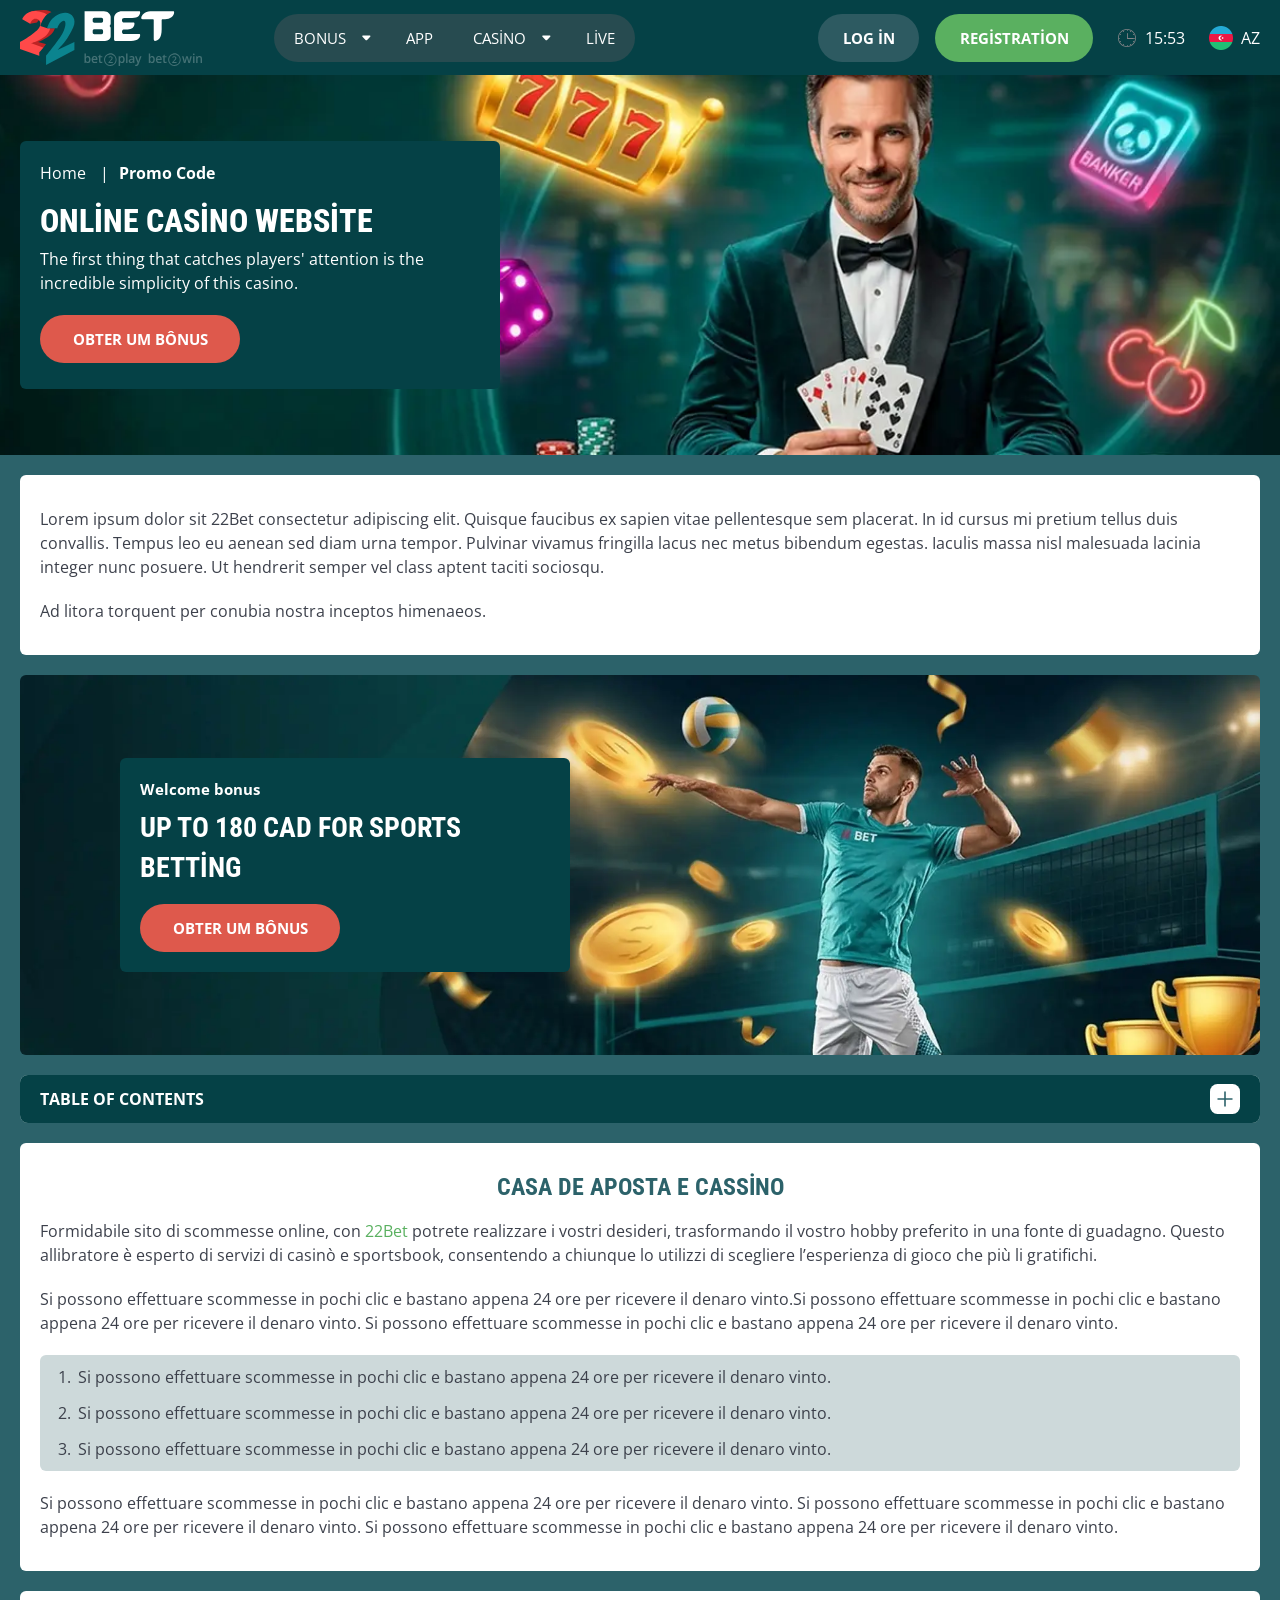
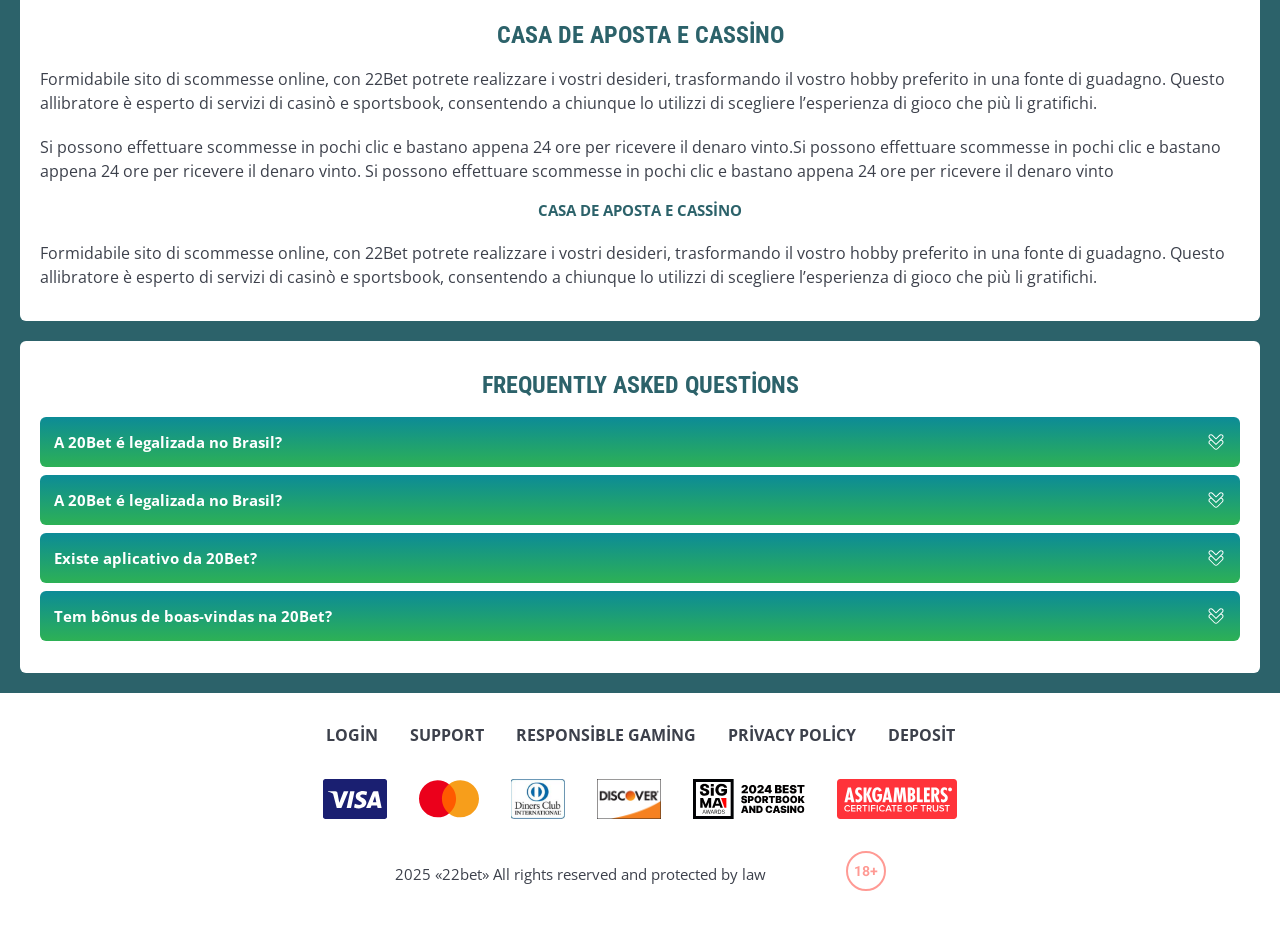
<file: promoCode.html>
<!DOCTYPE html>
<html lang="az">
  <head>
    <meta charset="UTF-8" />
   
    <meta name="viewport" content="width=device-width, initial-scale=1.0" />
    <title>22Bet </title>
    <meta name="description" content />
    <meta property="og:site_name" content />
    <meta property="og:title" content />
    <meta property="og:type" content="website" />
    <meta property="og:url" content />
    <meta property="og:image" content />
    <meta property="og:image:alt" content />
    <meta property="og:locale" content="az" />
    <meta property="og:description" content />
    <link rel="preconnect" href="https://fonts.googleapis.com" />
    <link rel="preconnect" href="https://fonts.gstatic.com" crossorigin="anonymous" />
   <link href="https://fonts.googleapis.com/css2?family=Open+Sans:ital,wght@0,300..800;1,300..800&display=swap" rel="stylesheet">
<link href="https://fonts.googleapis.com/css?family=Roboto+Condensed&display=swap" rel="stylesheet">

   <link rel="stylesheet" href="./css/reset.css" />
    <link rel="stylesheet" href="./css/main.css" />
    <link rel="stylesheet" href="./css/media.css"/>
    <link rel="icon" href="./images/Group.png" type="image/x-icon"/>
    <script
    src="https://code.jquery.com/jquery-3.6.1.min.js"
    integrity="sha256-o88AwQnZB+VDvE9tvIXrMQaPlFFSUTR+nldQm1LuPXQ="
    crossorigin="anonymous"
  ></script>
  </head>
  <body>
    <header class="header">
      <section class="content header__content">
        <a href="./index.html" class="logo header__logo"
          ><img src="./images/logo.svg" alt="logo" title
        /></a>
        <button class="header__btn-menu" >
          <svg width="16px" height="16px" viewBox="0 0 16 16" xmlns="http://www.w3.org/2000/svg">
              <rect y="0" width="16" height="3" rx="1.5"></rect>
              <rect y="6.5" width="16" height="3" rx="1.5"></rect>
              <rect y="13" width="16" height="3" rx="1.5"></rect>
            </svg>
        </button>

          <nav class="menu header__menu">
         <ul class="header__menu-list">
                
              <li class="header__menu-item">
                 <a href="./bonus.html" >
                Bonus
              </a>
             
              <div class="header__menu-wrap ">
                <ul >
                  <li>
                    <a href="./freeSpins.html">
                    Free Spins
                  </a></li>
                  <li><a href="./promoCode.html">
                   Promo Code
                  </a>
                </li>
                  <li><a href="./welcomeBonus.html">
                   Welcome Bonus
                  </a>
                </li>
                <li><a href="./vip.html">
                   VIP
                  </a>
                </li>
                
                </ul>
              </div>
             
              
            </li>
              <li>
                <a href="./app.html">
                 App
                </a>
              </li>
              
              <li class="header__menu-item">
               <a href="./casino.html">
                Casino
              </a>
             
              <div class="header__menu-wrap ">
                <ul >
                  <li>
                    <a href="./slots.html">
                    Slots
                  </a></li>
                 
                </ul>
              </div>
             
            </li>
               <li >
                <a href="./live.html">
               Live
                </a>
              </li>
             
             
            </ul>
            <div class="header__button header__button-menu " >
              <a href="#" class="button  button__login-menu">log in</a>
              <a href="#" class="button button__menu">registration</a>
            </div>
           
          </nav>
            <a href="#" class="button button__login">log in</a>
            <a href="#" class="button button__singup">registration</a>
            <div id="clock" class="header__time">00:00</div>
            <a href="#" class="header__flag">
                <span><img src="./images/flag.png" alt="flag" title /></span>
                <span>az</span>
              </a>
      </section>
    </header>
     <main class="main home main-page">
        <section class=" hero hero__page">
           
            <div class="background ">
              <img src="./images/layout-images/bg-promoCode.webp" alt="hero" title />
              
            </div>
            <div class="hero__wrapper hero__wrapper-page">
              <div class="hero__data hero__data-bonus">
                <ul
                class="breadcrumbs "
                
              >
                <li
                  
                >
                  <a href="/" >
                    <span >Home</span></a
                  >
                 
                </li>
                <li
                  
                >
                  <a href="#" > <span >Promo Code</span></a>
                 
                </li>
              </ul>
                <h1 class="title general hero__title">
                  Online Casino Website
                </h1>
                 <p class="hero__text">The first thing that catches players' attention is the incredible simplicity of this casino.</p>
               
                <a href="#" class="button  hero__button ">Obter um Bônus</a>
               
              </div>
             
            </div>
          </section>
      <section class="main__wrap main__wrap-page">
       
       <section class="content__wrapper content__wrapper-page">

         
        
       
          <section class="content article">
            <p>
             Lorem ipsum dolor sit 22Bet consectetur adipiscing elit. Quisque faucibus ex sapien vitae pellentesque sem placerat. In id cursus mi pretium tellus duis convallis. Tempus leo eu aenean sed diam urna tempor. Pulvinar vivamus fringilla lacus nec metus bibendum egestas. Iaculis massa nisl malesuada lacinia integer nunc posuere. Ut hendrerit semper vel class aptent taciti sociosqu.
            </p>
            <p>
             Ad litora torquent per conubia nostra inceptos himenaeos.
            </p>
          </section>
         
             
               <section class="content banner banner-main">
            <div class="background ">
              
              <img src="./images/layout-images/banner-promoCode.webp" alt="banner" title />
              
            </div>
            <div class="banner__info">
                <p class="banner__subtitle">Welcome bonus</p>
              <h2 class="title high banner__title-main">
              up to 180 CAD
for sports betting
              </h2>
          
              <a href="#" class="button banner__button">Obter um Bônus</a>
            </div>
          </section>
        
         <section class="content menu-review__content">
              

            
                <div class="menu__review-desk menu__review-content">Table of Contents</div>
                <ul class="menu__review menu__review-list">
                  <li><a href="#">Lorem ipsum dolor sit</a></li>
                    <li><a href="#">Amet consectetur adipiscing</a></li>
                      <li><a href="#">Quisque faucibus ex sapien vitae</a></li>
                        <li><a href="#">Ut hendrerit sempero</a></li>
                          <li><a href="#">Pulvinar vivamus fringilla</a></li>
                           <li><a href="#">Ad litora torquent per conubia</a></li>
                         
                          
                </ul>
             
          
          </section>
          
          
        
          <section class="content article">
            <h2 class="title high article__title">Casa de Aposta e Cassino</h2>
             
            <p>
             Formidabile sito di scommesse online, con <a href="#">22Bet</a> potrete realizzare i vostri desideri, trasformando il vostro hobby preferito in una fonte di guadagno. Questo allibratore è esperto di servizi di casinò e sportsbook, consentendo a chiunque lo utilizzi di scegliere l’esperienza di gioco che più li gratifichi.
            </p>
            <p>
             Si possono effettuare scommesse in pochi clic e bastano appena 24 ore per ricevere il denaro vinto.Si possono effettuare scommesse in pochi clic e bastano appena 24 ore per ricevere il denaro vinto. Si possono effettuare scommesse in pochi clic e bastano appena 24 ore per ricevere il denaro vinto.
            </p>
           <ol>
              <li>Si possono effettuare scommesse in pochi clic e bastano appena 24 ore per ricevere il denaro vinto.</li>
              <li>Si possono effettuare scommesse in pochi clic e bastano appena 24 ore per ricevere il denaro vinto.</li>
              <li>Si possono effettuare scommesse in pochi clic e bastano appena 24 ore per ricevere il denaro vinto.</li>
            </ol>
            <p>Si possono effettuare scommesse in pochi clic e bastano appena 24 ore per ricevere il denaro vinto. Si possono effettuare scommesse in pochi clic e bastano appena 24 ore per ricevere il denaro vinto. Si possono effettuare scommesse in pochi clic e bastano appena 24 ore per ricevere il denaro vinto.</p>
          </section>
         
         
           <section class="content article">
            <h2 class="title high article__title">Casa de Aposta e Cassino</h2>
            <p>Formidabile sito di scommesse online, con 22Bet potrete realizzare i vostri desideri, trasformando il vostro hobby preferito in una fonte di guadagno. Questo allibratore è esperto di servizi di casinò e sportsbook, consentendo a chiunque lo utilizzi di scegliere l’esperienza di gioco che più li gratifichi.</p>
            <p>Si possono effettuare scommesse in pochi clic e bastano appena 24 ore per ricevere il denaro vinto.Si possono effettuare scommesse in pochi clic e bastano appena 24 ore per ricevere il denaro vinto. Si possono effettuare scommesse in pochi clic e bastano appena 24 ore per ricevere il denaro vinto</p>
            <h3>Casa de Aposta e Cassino</h3>
            <p>Formidabile sito di scommesse online, con 22Bet potrete realizzare i vostri desideri, trasformando il vostro hobby preferito in una fonte di guadagno. Questo allibratore è esperto di servizi di casinò e sportsbook, consentendo a chiunque lo utilizzi di scegliere l’esperienza di gioco che più li gratifichi.</p>
           </section>

          <section class="content faq">
            <h2 class="title high faq__title">Frequently Asked Questions</h2>
            <ul class="faq__list " >
              <li class="faq__item"  >
                <h3 class="title medium faq__subtitle js-button-expander js-button-expander--faq"  >A 20Bet é legalizada no Brasil?
                 </h3>
                <div  class="faq__answer js-expand-content js-expand-content--faq" >
                  <p  >
                    Sim, a casa de apostas tem licença emitida por Curaçao, que é reconhecida no Brasil e a permite atuar por aqui.
                  </p>
                </div>
              </li>
              <li class="faq__item"  >
                <h3 class="title medium faq__subtitle js-button-expander js-button-expander--faq"  >A 20Bet é legalizada no Brasil?</h3>
                <div class="faq__answer js-expand-content js-expand-content--faq" >
                  <p  >
                    Sim, a casa de apostas tem licença emitida por Curaçao, que é reconhecida no Brasil e a permite atuar por aqui.
                  </p>
                </div>
              </li> 
              <li class="faq__item"  >
                <h3 class="title medium faq__subtitle js-button-expander js-button-expander--faq"  >Existe aplicativo da 20Bet?</h3>
                <div class="faq__answer js-expand-content js-expand-content--faq" >
                  <p  >
                   Sim, disponível para sistemas operacionais iOS e Android.
                  </p>
                </div>
              </li> 
              <li class="faq__item"  >
                <h3 class="title medium faq__subtitle js-button-expander js-button-expander--faq"  >Tem bônus de boas-vindas na 20Bet?</h3>
                <div class="faq__answer js-expand-content js-expand-content--faq" >
                  <p  >
                   O pacote especial para novos usuários da 20Bet paga 100% sobre o primeiro depósito, com limite de 600 BRL.
                  </p>
                </div>
              </li> 
             
            </ul>
          </section>
          
        </section> 
      
        <div class=""  onclick="scrollToTop()">
          <button class="main__arrow" id="scrollToTopBtn"></button>
        </div> 
        
      </section>
    </main> 
    <footer class=" footer ">
      <section class="content footer__content">
        <ul class="footer__menu">
         <li><a href="./login.html">Login</a></li>
         <li><a href="./support.html">Support</a></li>
         <li><a href="./responsible.html">Responsible Gaming</a></li>
         <li><a href="./policy.html">Privacy Policy</a></li>
         <li><a href="./deposit.html">Deposit</a></li>
        </ul>
       
          <ul class="footer__cards-list">
           
            <li>
              <a href="#"
                ><img src="./images/visa.svg" alt="cardvisa" title
              /></a>
            </li>
            <li>
              <a href="#"
                ><img
                  src="./images/mastercard.svg"
                  alt="mastercard"
                  title
              /></a>
            </li>
            <li>
                <a href="#"
                  ><img src="./images/diners.svg" alt="diners" title
                /></a>
              </li>
              <li>
                <a href="#"
                  ><img src="./images/discover.svg" alt="discover" title
                /></a>
              </li>
              <li>
                <a href="#"
                  ><img src="./images/sigma.svg" alt="sigma" title
                /></a>
              </li>
              <li>
                <a href="#"
                  ><img src="./images/ask.svg" alt="ask" title
                /></a>
              </li>
            
          </ul>
       
        <div class="footer__wrapp">
          <div class="footer__text">
           
            <p>2025 «22bet» All rights reserved and protected by law

</p>
           
          </div>
          <div class="footer__age">
            <img src="./images/age.svg" alt="age" title />
          </div>
        </div>
      
      </section>
    </footer>
    <script src="./js/arrowUp.js" defer></script>
    <script src="./js/sidebar.js" defer></script>
    <script src="./js/expander.js" defer></script>
    <script src="./js/mobile-menu.js" defer></script>
    <script src="./js/clock.js" defer></script>
  </body>
</html>
</file>
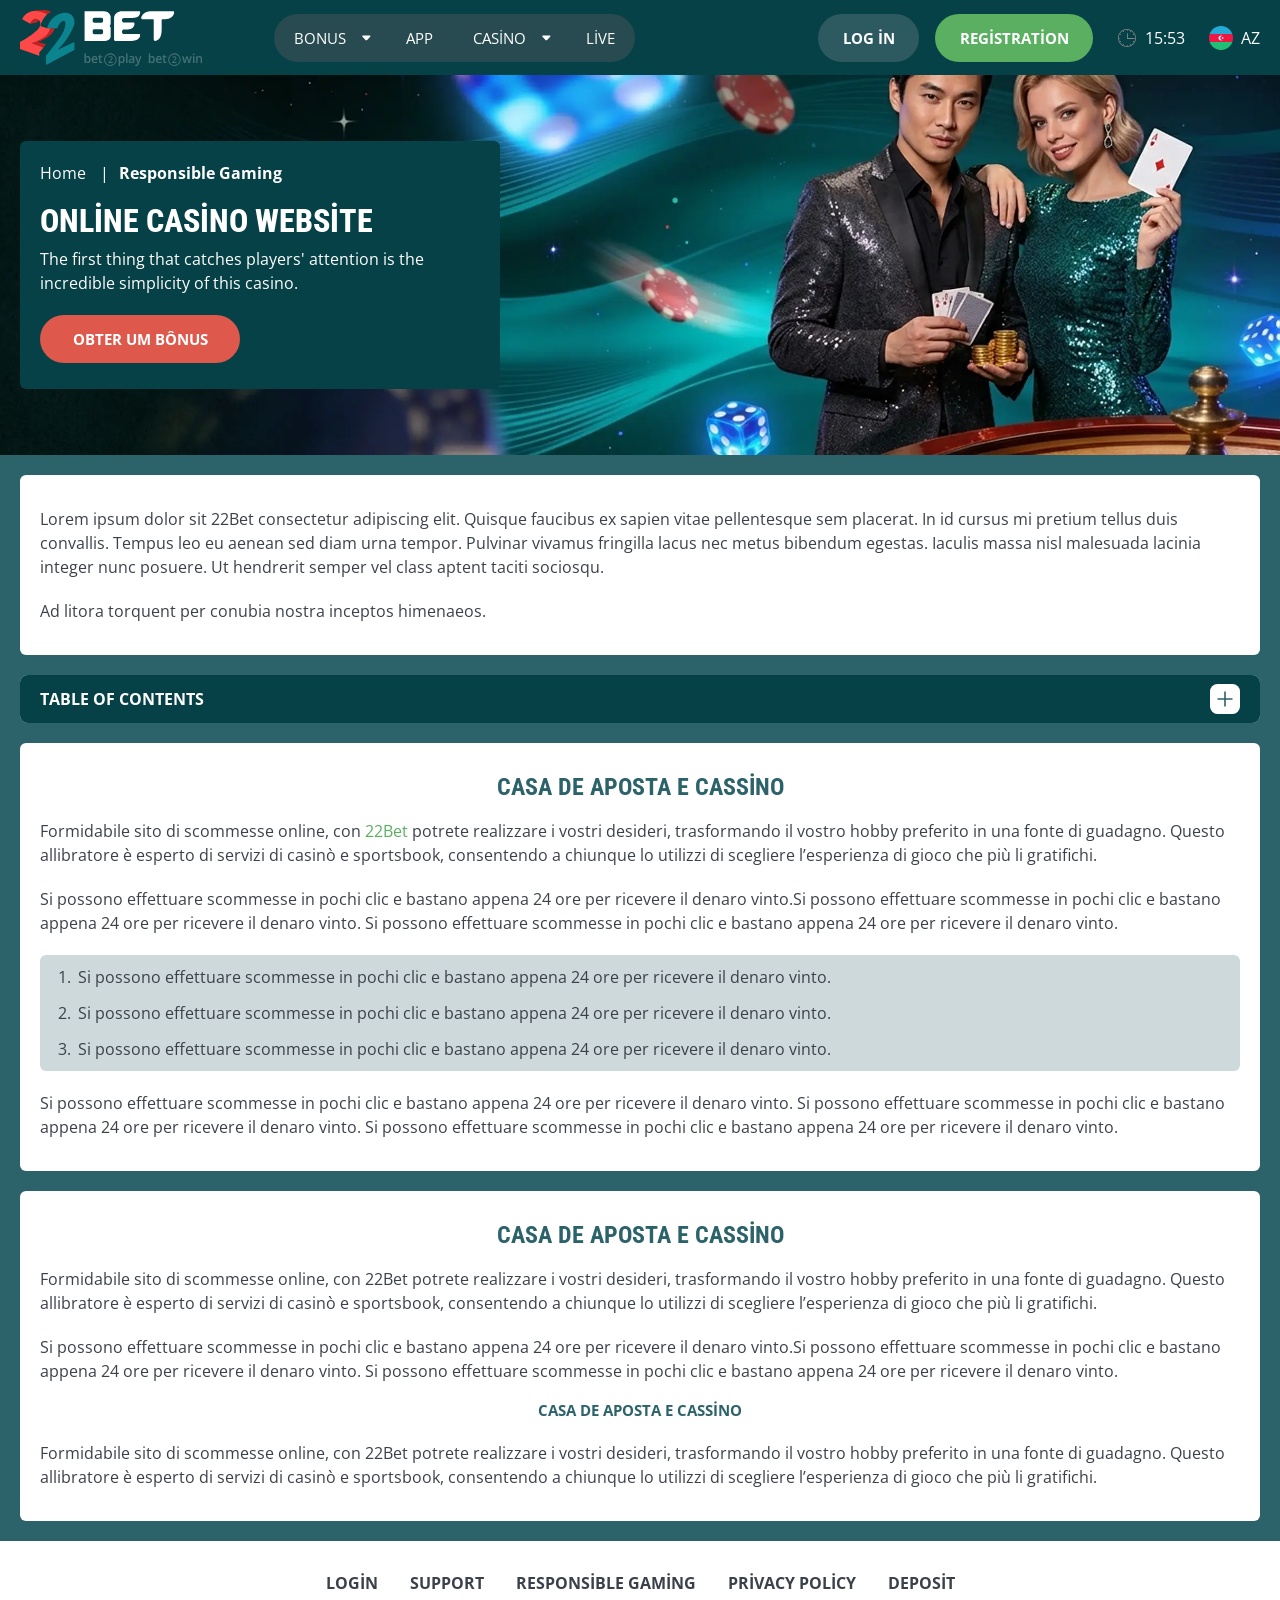
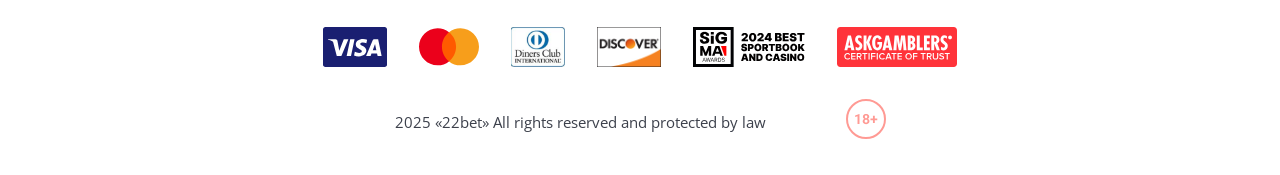
<file: responsible.html>
<!DOCTYPE html>
<html lang="az">
  <head>
    <meta charset="UTF-8" />
   
    <meta name="viewport" content="width=device-width, initial-scale=1.0" />
    <title>22Bet no</title>
    <meta name="description" content />
    <meta property="og:site_name" content />
    <meta property="og:title" content />
    <meta property="og:type" content="website" />
    <meta property="og:url" content />
    <meta property="og:image" content />
    <meta property="og:image:alt" content />
    <meta property="og:locale" content="az" />
    <meta property="og:description" content />
    <link rel="preconnect" href="https://fonts.googleapis.com" />
    <link rel="preconnect" href="https://fonts.gstatic.com" crossorigin="anonymous" />
    
   <link href="https://fonts.googleapis.com/css2?family=Open+Sans:ital,wght@0,300..800;1,300..800&display=swap" rel="stylesheet">
<link href="https://fonts.googleapis.com/css?family=Roboto+Condensed&display=swap" rel="stylesheet">

    <link rel="stylesheet" href="./css/reset.css" />
    <link rel="stylesheet" href="./css/main.css" />
    <link rel="stylesheet" href="./css/media.css"/>
    <link rel="icon" href="./images/Group.png" type="image/x-icon"/>
    <script
    src="https://code.jquery.com/jquery-3.6.1.min.js"
    integrity="sha256-o88AwQnZB+VDvE9tvIXrMQaPlFFSUTR+nldQm1LuPXQ="
    crossorigin="anonymous"
  ></script>
  </head>
  <body>
  <header class="header">
      <section class="content header__content">
        <a href="./index.html" class="logo header__logo"
          ><img src="./images/logo.svg" alt="logo" title
        /></a>
        <button class="header__btn-menu" >
          <svg width="16px" height="16px" viewBox="0 0 16 16" xmlns="http://www.w3.org/2000/svg">
              <rect y="0" width="16" height="3" rx="1.5"></rect>
              <rect y="6.5" width="16" height="3" rx="1.5"></rect>
              <rect y="13" width="16" height="3" rx="1.5"></rect>
            </svg>
        </button>

          <nav class="menu header__menu">
   <ul class="header__menu-list">
                
              <li class="header__menu-item">
                 <a href="./bonus.html" >
                Bonus
              </a>
             
              <div class="header__menu-wrap ">
                <ul >
                  <li>
                    <a href="./freeSpins.html">
                    Free Spins
                  </a></li>
                  <li><a href="./promoCode.html">
                   Promo Code
                  </a>
                </li>
                  <li><a href="./welcomeBonus.html">
                   Welcome Bonus
                  </a>
                </li>
                <li><a href="./vip.html">
                   VIP
                  </a>
                </li>
                
                </ul>
              </div>
             
              
            </li>
              <li>
                <a href="./app.html">
                 App
                </a>
              </li>
              
              <li class="header__menu-item">
               <a href="./casino.html">
                Casino
              </a>
             
              <div class="header__menu-wrap ">
                <ul >
                  <li>
                    <a href="./slots.html">
                    Slots
                  </a></li>
                 
                </ul>
              </div>
             
            </li>
               <li >
                <a href="./live.html">
               Live
                </a>
              </li>
             
             
            </ul>
            <div class="header__button header__button-menu " >
              <a href="#" class="button  button__login-menu">log in</a>
              <a href="#" class="button button__menu">registration</a>
            </div>
           
          </nav>
            <a href="#" class="button button__login">log in</a>
            <a href="#" class="button button__singup">registration</a>
            <div id="clock" class="header__time">00:00</div>
            <a href="#" class="header__flag">
                <span><img src="./images/flag.png" alt="flag" title /></span>
                <span>az</span>
              </a>
      </section>
    </header>
     <main class="main home main-page">
        <section class=" hero hero__page">
           
            <div class="background background-page">
              <img src="./images/layout-images/bg-responsible.webp" alt="hero" title />
              
            </div>
            <div class="hero__wrapper hero__wrapper-page">
              <div class="hero__data hero__data-bonus">
                <ul
                class="breadcrumbs "
                
              >
                <li
                  
                >
                  <a href="/" >
                    <span >Home</span></a
                  >
                 
                </li>
                <li
                  
                >
                  <a href="#" > <span >Responsible Gaming</span></a>
                 
                </li>
              </ul>
                <h1 class="title general hero__title">
                  Online Casino Website
                </h1>
                 <p class="hero__text">The first thing that catches players' attention is the incredible simplicity of this casino.</p>
               
                <a href="#" class="button  hero__button ">Obter um Bônus</a>
               
              </div>
             
            </div>
          </section>
      <section class="main__wrap main__wrap-page">
       
       <section class="content__wrapper content__wrapper-page">
        <section class="content article">
            <p>
             Lorem ipsum dolor sit 22Bet consectetur adipiscing elit. Quisque faucibus ex sapien vitae pellentesque sem placerat. In id cursus mi pretium tellus duis convallis. Tempus leo eu aenean sed diam urna tempor. Pulvinar vivamus fringilla lacus nec metus bibendum egestas. Iaculis massa nisl malesuada lacinia integer nunc posuere. Ut hendrerit semper vel class aptent taciti sociosqu.
            </p>
            <p>
             Ad litora torquent per conubia nostra inceptos himenaeos.
            </p>
          </section>
      
            <section class="content menu-review__content">
              

            
                <div class="menu__review-desk menu__review-content">Table of Contents</div>
                <ul class="menu__review menu__review-list">
                  <li><a href="#">Lorem ipsum dolor sit</a></li>
                    <li><a href="#">Amet consectetur adipiscing</a></li>
                      <li><a href="#">Quisque faucibus ex sapien vitae</a></li>
                        <li><a href="#">Ut hendrerit sempero</a></li>
                          <li><a href="#">Pulvinar vivamus fringilla</a></li>
                           <li><a href="#">Ad litora torquent per conubia</a></li>
                         
                          
                </ul>
             
          
          </section>
         
         <section class="content article">
            <h2 class="title high article__title">Casa de Aposta e Cassino</h2>
            
            <p>
             Formidabile sito di scommesse online, con <a href="#">22Bet</a> potrete realizzare i vostri desideri, trasformando il vostro hobby preferito in una fonte di guadagno. Questo allibratore è esperto di servizi di casinò e sportsbook, consentendo a chiunque lo utilizzi di scegliere l’esperienza di gioco che più li gratifichi.
            </p>
            <p>
             Si possono effettuare scommesse in pochi clic e bastano appena 24 ore per ricevere il denaro vinto.Si possono effettuare scommesse in pochi clic e bastano appena 24 ore per ricevere il denaro vinto. Si possono effettuare scommesse in pochi clic e bastano appena 24 ore per ricevere il denaro vinto.
            </p>
           <ol>
              <li>Si possono effettuare scommesse in pochi clic e bastano appena 24 ore per ricevere il denaro vinto.</li>
              <li>Si possono effettuare scommesse in pochi clic e bastano appena 24 ore per ricevere il denaro vinto.</li>
              <li>Si possono effettuare scommesse in pochi clic e bastano appena 24 ore per ricevere il denaro vinto.</li>
            </ol>
            <p>Si possono effettuare scommesse in pochi clic e bastano appena 24 ore per ricevere il denaro vinto. Si possono effettuare scommesse in pochi clic e bastano appena 24 ore per ricevere il denaro vinto. Si possono effettuare scommesse in pochi clic e bastano appena 24 ore per ricevere il denaro vinto.</p>
          </section>
           <section class="content article">
            <h2 class="title high article__title">Casa de Aposta e Cassino</h2>
            
            <p>
             Formidabile sito di scommesse online, con 22Bet potrete realizzare i vostri desideri, trasformando il vostro hobby preferito in una fonte di guadagno. Questo allibratore è esperto di servizi di casinò e sportsbook, consentendo a chiunque lo utilizzi di scegliere l’esperienza di gioco che più li gratifichi.
            </p>
            <p>
             Si possono effettuare scommesse in pochi clic e bastano appena 24 ore per ricevere il denaro vinto.Si possono effettuare scommesse in pochi clic e bastano appena 24 ore per ricevere il denaro vinto. Si possono effettuare scommesse in pochi clic e bastano appena 24 ore per ricevere il denaro vinto.
            </p>
          
            <h3>Casa de Aposta e Cassino</h3>
            <p>Formidabile sito di scommesse online, con 22Bet potrete realizzare i vostri desideri, trasformando il vostro hobby preferito in una fonte di guadagno. Questo allibratore è esperto di servizi di casinò e sportsbook, consentendo a chiunque lo utilizzi di scegliere l’esperienza di gioco che più li gratifichi.</p>
          </section>
        
        </section> 
        
       
        <div class=""  onclick="scrollToTop()">
          <button class="main__arrow" id="scrollToTopBtn"></button>
        </div> 
      </section>
    </main> 
  <footer class=" footer ">
      <section class="content footer__content">
        <ul class="footer__menu">
         <li><a href="./login.html">Login</a></li>
         <li><a href="./support.html">Support</a></li>
         <li><a href="./responsible.html">Responsible Gaming</a></li>
         <li><a href="./policy.html">Privacy Policy</a></li>
         <li><a href="./deposit.html">Deposit</a></li>
        </ul>
       
          <ul class="footer__cards-list">
           
            <li>
              <a href="#"
                ><img src="./images/visa.svg" alt="cardvisa" title
              /></a>
            </li>
            <li>
              <a href="#"
                ><img
                  src="./images/mastercard.svg"
                  alt="mastercard"
                  title
              /></a>
            </li>
            <li>
                <a href="#"
                  ><img src="./images/diners.svg" alt="diners" title
                /></a>
              </li>
              <li>
                <a href="#"
                  ><img src="./images/discover.svg" alt="discover" title
                /></a>
              </li>
              <li>
                <a href="#"
                  ><img src="./images/sigma.svg" alt="sigma" title
                /></a>
              </li>
              <li>
                <a href="#"
                  ><img src="./images/ask.svg" alt="ask" title
                /></a>
              </li>
            
          </ul>
       
        <div class="footer__wrapp">
          <div class="footer__text">
           
            <p>2025 «22bet» All rights reserved and protected by law
</p>
           
          </div>
          <div class="footer__age">
            <img src="./images/age.svg" alt="age" title />
          </div>
        </div>
      
      </section>
    </footer>
    
    <script src="./js/sidebar.js" defer></script>
    <script src="./js/expander.js" defer></script>
    <script src="./js/mobile-menu.js" defer></script>
    <script src="./js/clock.js" defer></script>
     <script src="./js/arrowUp.js" defer></script>
  </body>
</html>
</file>
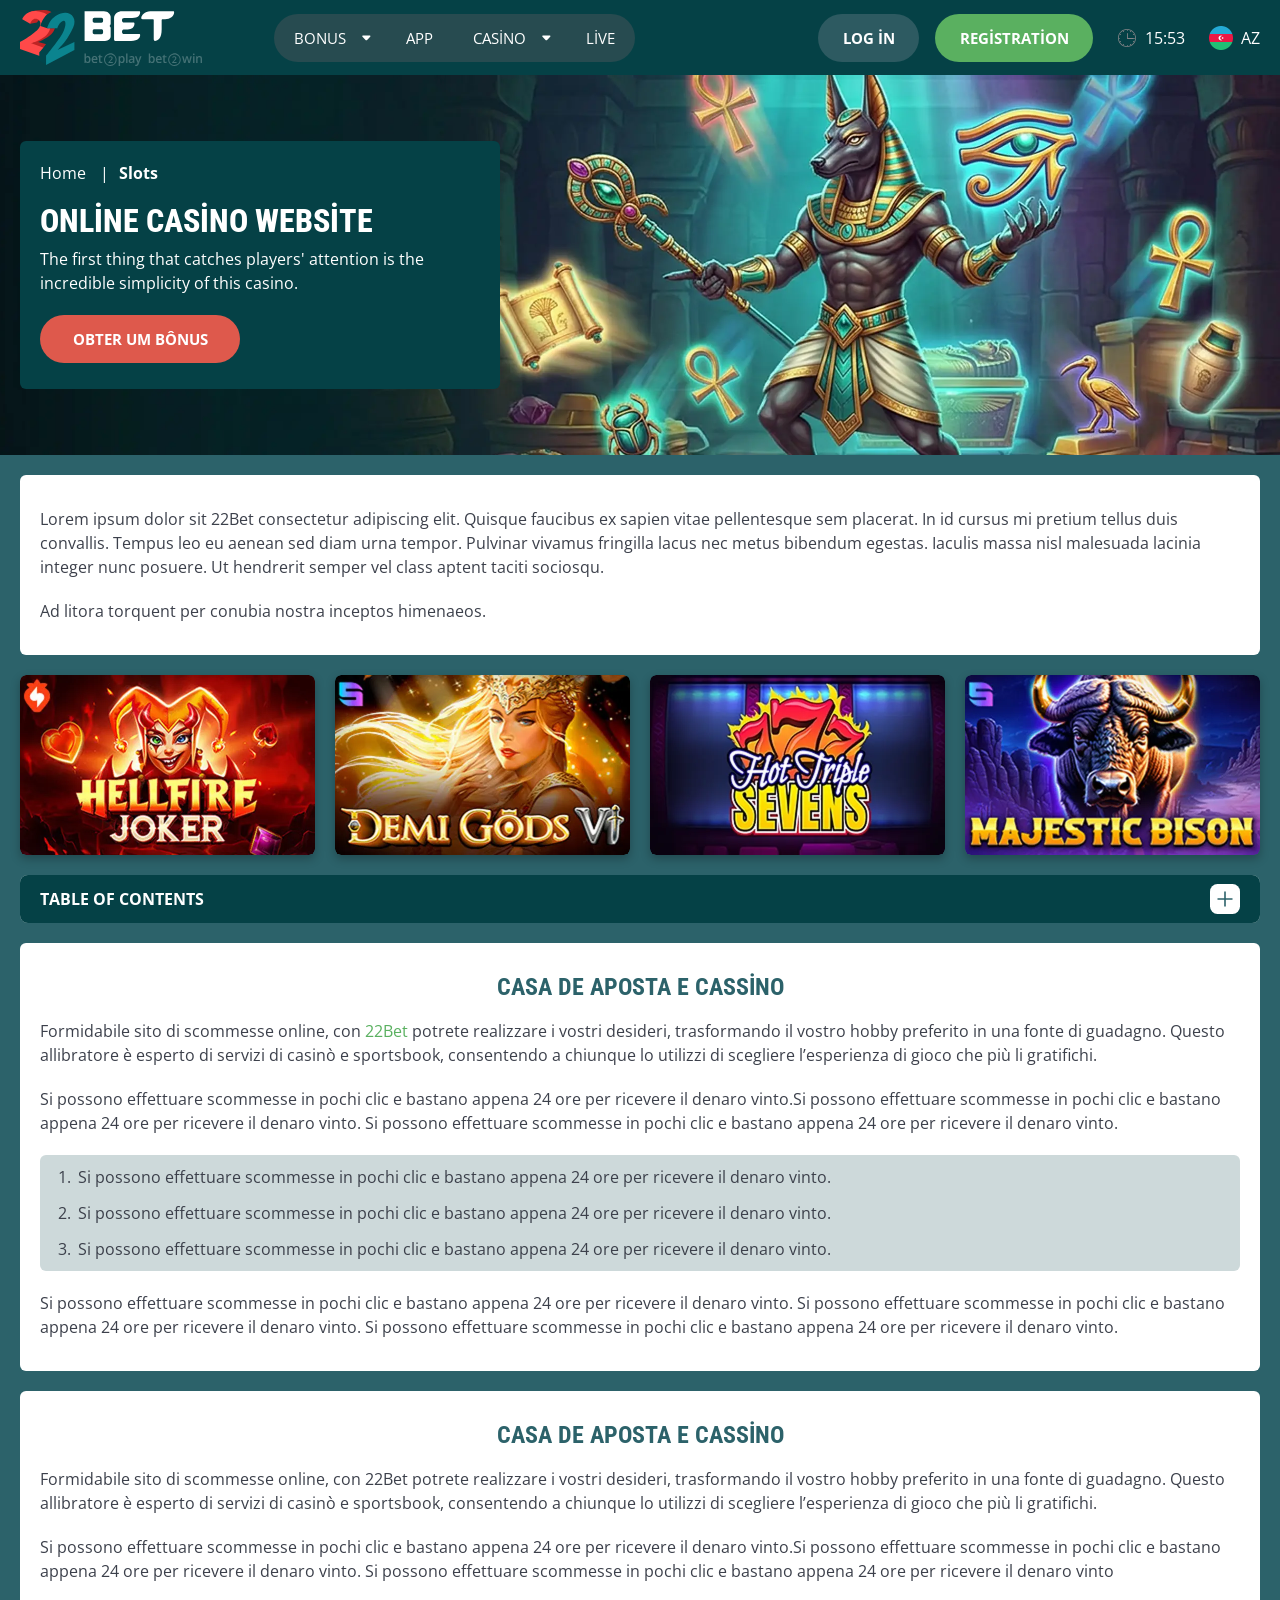
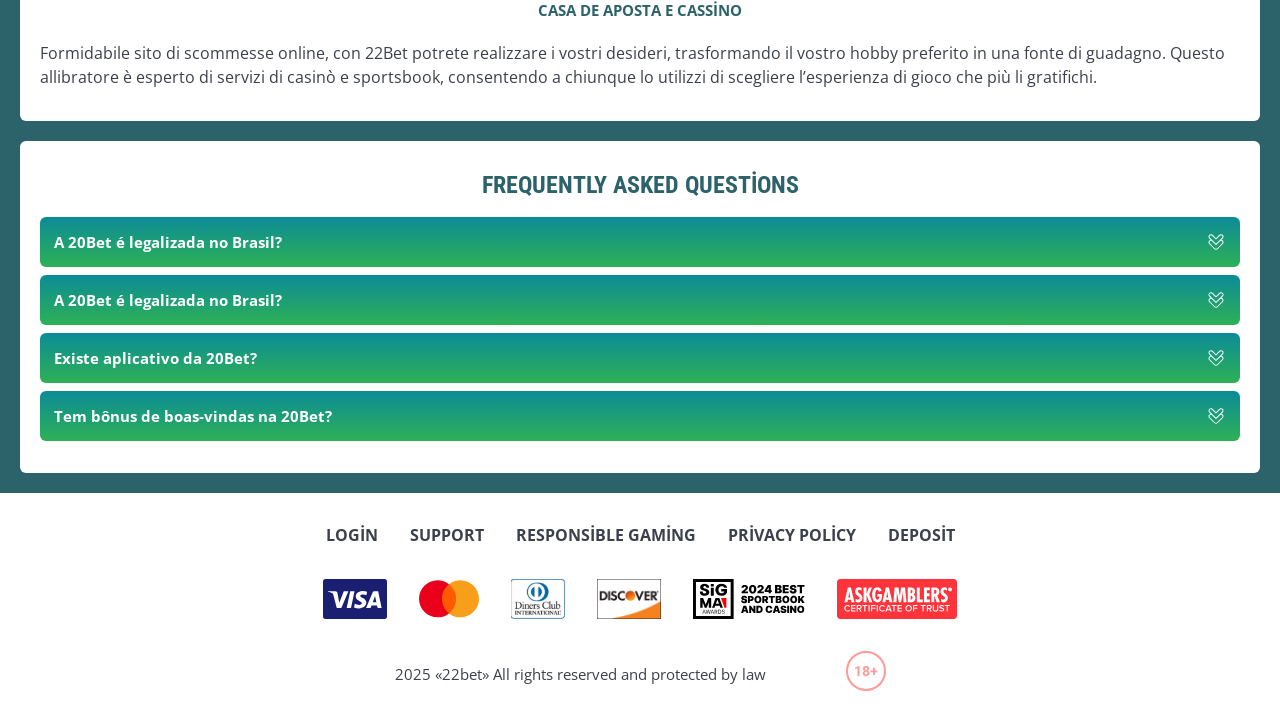
<file: slots.html>
<!DOCTYPE html>
<html lang="az">
  <head>
    <meta charset="UTF-8" />
   
    <meta name="viewport" content="width=device-width, initial-scale=1.0" />
    <title>22Bet </title>
    <meta name="description" content />
    <meta property="og:site_name" content />
    <meta property="og:title" content />
    <meta property="og:type" content="website" />
    <meta property="og:url" content />
    <meta property="og:image" content />
    <meta property="og:image:alt" content />
    <meta property="og:locale" content="az" />
    <meta property="og:description" content />
    <link rel="preconnect" href="https://fonts.googleapis.com" />
    <link rel="preconnect" href="https://fonts.gstatic.com" crossorigin="anonymous" />
   <link href="https://fonts.googleapis.com/css2?family=Open+Sans:ital,wght@0,300..800;1,300..800&display=swap" rel="stylesheet">
<link href="https://fonts.googleapis.com/css?family=Roboto+Condensed&display=swap" rel="stylesheet">

   <link rel="stylesheet" href="./css/reset.css" />
    <link rel="stylesheet" href="./css/main.css" />
    <link rel="stylesheet" href="./css/media.css"/>
    <link rel="icon" href="./images/Group.png" type="image/x-icon"/>
    <script
    src="https://code.jquery.com/jquery-3.6.1.min.js"
    integrity="sha256-o88AwQnZB+VDvE9tvIXrMQaPlFFSUTR+nldQm1LuPXQ="
    crossorigin="anonymous"
  ></script>
  </head>
  <body>
    <header class="header">
      <section class="content header__content">
        <a href="./index.html" class="logo header__logo"
          ><img src="./images/logo.svg" alt="logo" title
        /></a>
        <button class="header__btn-menu" >
          <svg width="16px" height="16px" viewBox="0 0 16 16" xmlns="http://www.w3.org/2000/svg">
              <rect y="0" width="16" height="3" rx="1.5"></rect>
              <rect y="6.5" width="16" height="3" rx="1.5"></rect>
              <rect y="13" width="16" height="3" rx="1.5"></rect>
            </svg>
        </button>

          <nav class="menu header__menu">
         <ul class="header__menu-list">
                
              <li class="header__menu-item">
                 <a href="./bonus.html" >
                Bonus
              </a>
             
              <div class="header__menu-wrap ">
                <ul >
                  <li>
                    <a href="./freeSpins.html">
                    Free Spins
                  </a></li>
                  <li><a href="./promoCode.html">
                   Promo Code
                  </a>
                </li>
                  <li><a href="./welcomeBonus.html">
                   Welcome Bonus
                  </a>
                </li>
                <li><a href="./vip.html">
                   VIP
                  </a>
                </li>
                
                </ul>
              </div>
             
              
            </li>
              <li>
                <a href="./app.html">
                 App
                </a>
              </li>
              
              <li class="header__menu-item">
               <a href="./casino.html">
                Casino
              </a>
             
              <div class="header__menu-wrap ">
                <ul >
                  <li>
                    <a href="./slots.html">
                    Slots
                  </a></li>
                 
                </ul>
              </div>
             
            </li>
               <li >
                <a href="./live.html">
               Live
                </a>
              </li>
             
             
            </ul>
            <div class="header__button header__button-menu " >
              <a href="#" class="button  button__login-menu">log in</a>
              <a href="#" class="button button__menu">registration</a>
            </div>
           
          </nav>
            <a href="#" class="button button__login">log in</a>
            <a href="#" class="button button__singup">registration</a>
            <div id="clock" class="header__time">00:00</div>
            <a href="#" class="header__flag">
                <span><img src="./images/flag.png" alt="flag" title /></span>
                <span>az</span>
              </a>
      </section>
    </header>
     <main class="main home main-page">
        <section class=" hero hero__page">
           
            <div class="background ">
              <img src="./images/slots/bg-slots.webp" alt="hero" title />
              
            </div>
            <div class="hero__wrapper hero__wrapper-page">
              <div class="hero__data hero__data-bonus">
                <ul
                class="breadcrumbs "
                
              >
                <li
                  
                >
                  <a href="/" >
                    <span >Home</span></a
                  >
                 
                </li>
                <li
                  
                >
                  <a href="#" > <span >Slots</span></a>
                 
                </li>
              </ul>
                <h1 class="title general hero__title">
                  Online Casino Website
                </h1>
                 <p class="hero__text">The first thing that catches players' attention is the incredible simplicity of this casino.</p>
               
                <a href="#" class="button  hero__button ">Obter um Bônus</a>
               
              </div>
             
            </div>
          </section>
      <section class="main__wrap main__wrap-page">
       
       <section class="content__wrapper content__wrapper-page">

         
        
       
          <section class="content article">
            <p>
             Lorem ipsum dolor sit 22Bet consectetur adipiscing elit. Quisque faucibus ex sapien vitae pellentesque sem placerat. In id cursus mi pretium tellus duis convallis. Tempus leo eu aenean sed diam urna tempor. Pulvinar vivamus fringilla lacus nec metus bibendum egestas. Iaculis massa nisl malesuada lacinia integer nunc posuere. Ut hendrerit semper vel class aptent taciti sociosqu.
            </p>
            <p>
             Ad litora torquent per conubia nostra inceptos himenaeos.
            </p>
          </section>
               <section class="content casino">
           
              <ul class="casino__list ">
                <li class="casino__item">
                    <a href="#">
                      <div class="casino__wrapper">
                      <img class="casino__img" src="./images/slots/card-slots1.webp" alt="" title>
                    <div class="casino__hover casino__hover-live">
                        
                        <div class="casino-box">
                            
                        <span  class="button  casino__buttons">Play now</span>
                        </div>
                    </div>
                    </div>
                    
                    </a>
                </li>
                <li class="casino__item">
                  <a href="#">
                      <div class="casino__wrapper">
                      <img class="casino__img" src="./images/slots/card-slots2.webp" alt="" title>
                    <div class="casino__hover casino__hover-live">
                        
                        <div class="casino-box">
                            
                        <span  class="button  casino__buttons">Play now</span>
                        </div>
                    </div>
                    </div>
                    
                    </a>
              </li>
              <li class="casino__item">
                <a href="#">
                      <div class="casino__wrapper">
                      <img class="casino__img" src="./images/slots/card-slots3.webp" alt="" title>
                    <div class="casino__hover casino__hover-live">
                        
                        <div class="casino-box">
                            
                        <span  class="button  casino__buttons">Play now</span>
                        </div>
                    </div>
                    </div>
                    
                    </a>
            </li>
             <li class="casino__item">
               <a href="#">
                      <div class="casino__wrapper">
                      <img class="casino__img" src="./images/slots/card-slots4.webp" alt="" title>
                    <div class="casino__hover casino__hover-live">
                        
                        <div class="casino-box">
                            
                        <span  class="button  casino__buttons">Play now</span>
                        </div>
                    </div>
                    </div>
                    
                    </a>
            </li>
             

              </ul>
         </section>
             
        
        
       <section class="content menu-review__content">
              

            
                <div class="menu__review-desk menu__review-content">Table of Contents</div>
                <ul class="menu__review menu__review-list">
                  <li><a href="#">Lorem ipsum dolor sit</a></li>
                    <li><a href="#">Amet consectetur adipiscing</a></li>
                      <li><a href="#">Quisque faucibus ex sapien vitae</a></li>
                        <li><a href="#">Ut hendrerit sempero</a></li>
                          <li><a href="#">Pulvinar vivamus fringilla</a></li>
                           <li><a href="#">Ad litora torquent per conubia</a></li>
                         
                          
                </ul>
             
          
          </section>
          
        
          <section class="content article">
            <h2 class="title high article__title">Casa de Aposta e Cassino</h2>
             
            <p>
             Formidabile sito di scommesse online, con <a href="#">22Bet</a> potrete realizzare i vostri desideri, trasformando il vostro hobby preferito in una fonte di guadagno. Questo allibratore è esperto di servizi di casinò e sportsbook, consentendo a chiunque lo utilizzi di scegliere l’esperienza di gioco che più li gratifichi.
            </p>
            <p>
             Si possono effettuare scommesse in pochi clic e bastano appena 24 ore per ricevere il denaro vinto.Si possono effettuare scommesse in pochi clic e bastano appena 24 ore per ricevere il denaro vinto. Si possono effettuare scommesse in pochi clic e bastano appena 24 ore per ricevere il denaro vinto.
            </p>
           <ol>
              <li>Si possono effettuare scommesse in pochi clic e bastano appena 24 ore per ricevere il denaro vinto.</li>
              <li>Si possono effettuare scommesse in pochi clic e bastano appena 24 ore per ricevere il denaro vinto.</li>
              <li>Si possono effettuare scommesse in pochi clic e bastano appena 24 ore per ricevere il denaro vinto.</li>
            </ol>
            <p>Si possono effettuare scommesse in pochi clic e bastano appena 24 ore per ricevere il denaro vinto. Si possono effettuare scommesse in pochi clic e bastano appena 24 ore per ricevere il denaro vinto. Si possono effettuare scommesse in pochi clic e bastano appena 24 ore per ricevere il denaro vinto.</p>
          </section>
         
         
           <section class="content article">
            <h2 class="title high article__title">Casa de Aposta e Cassino</h2>
            <p>Formidabile sito di scommesse online, con 22Bet potrete realizzare i vostri desideri, trasformando il vostro hobby preferito in una fonte di guadagno. Questo allibratore è esperto di servizi di casinò e sportsbook, consentendo a chiunque lo utilizzi di scegliere l’esperienza di gioco che più li gratifichi.</p>
            <p>Si possono effettuare scommesse in pochi clic e bastano appena 24 ore per ricevere il denaro vinto.Si possono effettuare scommesse in pochi clic e bastano appena 24 ore per ricevere il denaro vinto. Si possono effettuare scommesse in pochi clic e bastano appena 24 ore per ricevere il denaro vinto</p>
            <h3>Casa de Aposta e Cassino</h3>
            <p>Formidabile sito di scommesse online, con 22Bet potrete realizzare i vostri desideri, trasformando il vostro hobby preferito in una fonte di guadagno. Questo allibratore è esperto di servizi di casinò e sportsbook, consentendo a chiunque lo utilizzi di scegliere l’esperienza di gioco che più li gratifichi.</p>
           </section>

          <section class="content faq">
            <h2 class="title high faq__title">Frequently Asked Questions</h2>
            <ul class="faq__list " >
              <li class="faq__item"  >
                <h3 class="title medium faq__subtitle js-button-expander js-button-expander--faq"  >A 20Bet é legalizada no Brasil?
                 </h3>
                <div  class="faq__answer js-expand-content js-expand-content--faq" >
                  <p  >
                    Sim, a casa de apostas tem licença emitida por Curaçao, que é reconhecida no Brasil e a permite atuar por aqui.
                  </p>
                </div>
              </li>
              <li class="faq__item"  >
                <h3 class="title medium faq__subtitle js-button-expander js-button-expander--faq"  >A 20Bet é legalizada no Brasil?</h3>
                <div class="faq__answer js-expand-content js-expand-content--faq" >
                  <p  >
                    Sim, a casa de apostas tem licença emitida por Curaçao, que é reconhecida no Brasil e a permite atuar por aqui.
                  </p>
                </div>
              </li> 
              <li class="faq__item"  >
                <h3 class="title medium faq__subtitle js-button-expander js-button-expander--faq"  >Existe aplicativo da 20Bet?</h3>
                <div class="faq__answer js-expand-content js-expand-content--faq" >
                  <p  >
                   Sim, disponível para sistemas operacionais iOS e Android.
                  </p>
                </div>
              </li> 
              <li class="faq__item"  >
                <h3 class="title medium faq__subtitle js-button-expander js-button-expander--faq"  >Tem bônus de boas-vindas na 20Bet?</h3>
                <div class="faq__answer js-expand-content js-expand-content--faq" >
                  <p  >
                   O pacote especial para novos usuários da 20Bet paga 100% sobre o primeiro depósito, com limite de 600 BRL.
                  </p>
                </div>
              </li> 
             
            </ul>
          </section>
          
        </section> 
      
        <div class=""  onclick="scrollToTop()">
          <button class="main__arrow" id="scrollToTopBtn"></button>
        </div> 
        
      </section>
    </main> 
       <footer class=" footer ">
      <section class="content footer__content">
        <ul class="footer__menu">
         <li><a href="./login.html">Login</a></li>
         <li><a href="./support.html">Support</a></li>
         <li><a href="./responsible.html">Responsible Gaming</a></li>
         <li><a href="./policy.html">Privacy Policy</a></li>
         <li><a href="./deposit.html">Deposit</a></li>
        </ul>
       
          <ul class="footer__cards-list">
           
            <li>
              <a href="#"
                ><img src="./images/visa.svg" alt="cardvisa" title
              /></a>
            </li>
            <li>
              <a href="#"
                ><img
                  src="./images/mastercard.svg"
                  alt="mastercard"
                  title
              /></a>
            </li>
            <li>
                <a href="#"
                  ><img src="./images/diners.svg" alt="diners" title
                /></a>
              </li>
              <li>
                <a href="#"
                  ><img src="./images/discover.svg" alt="discover" title
                /></a>
              </li>
              <li>
                <a href="#"
                  ><img src="./images/sigma.svg" alt="sigma" title
                /></a>
              </li>
              <li>
                <a href="#"
                  ><img src="./images/ask.svg" alt="ask" title
                /></a>
              </li>
            
          </ul>
       
        <div class="footer__wrapp">
          <div class="footer__text">
           
            <p>2025 «22bet» All rights reserved and protected by law

</p>
           
          </div>
          <div class="footer__age">
            <img src="./images/age.svg" alt="age" title />
          </div>
        </div>
      
      </section>
    </footer>
    <script src="./js/arrowUp.js" defer></script>
    <script src="./js/sidebar.js" defer></script>
    <script src="./js/expander.js" defer></script>
    <script src="./js/mobile-menu.js" defer></script>
    <script src="./js/clock.js" defer></script>
  </body>
</html>
</file>
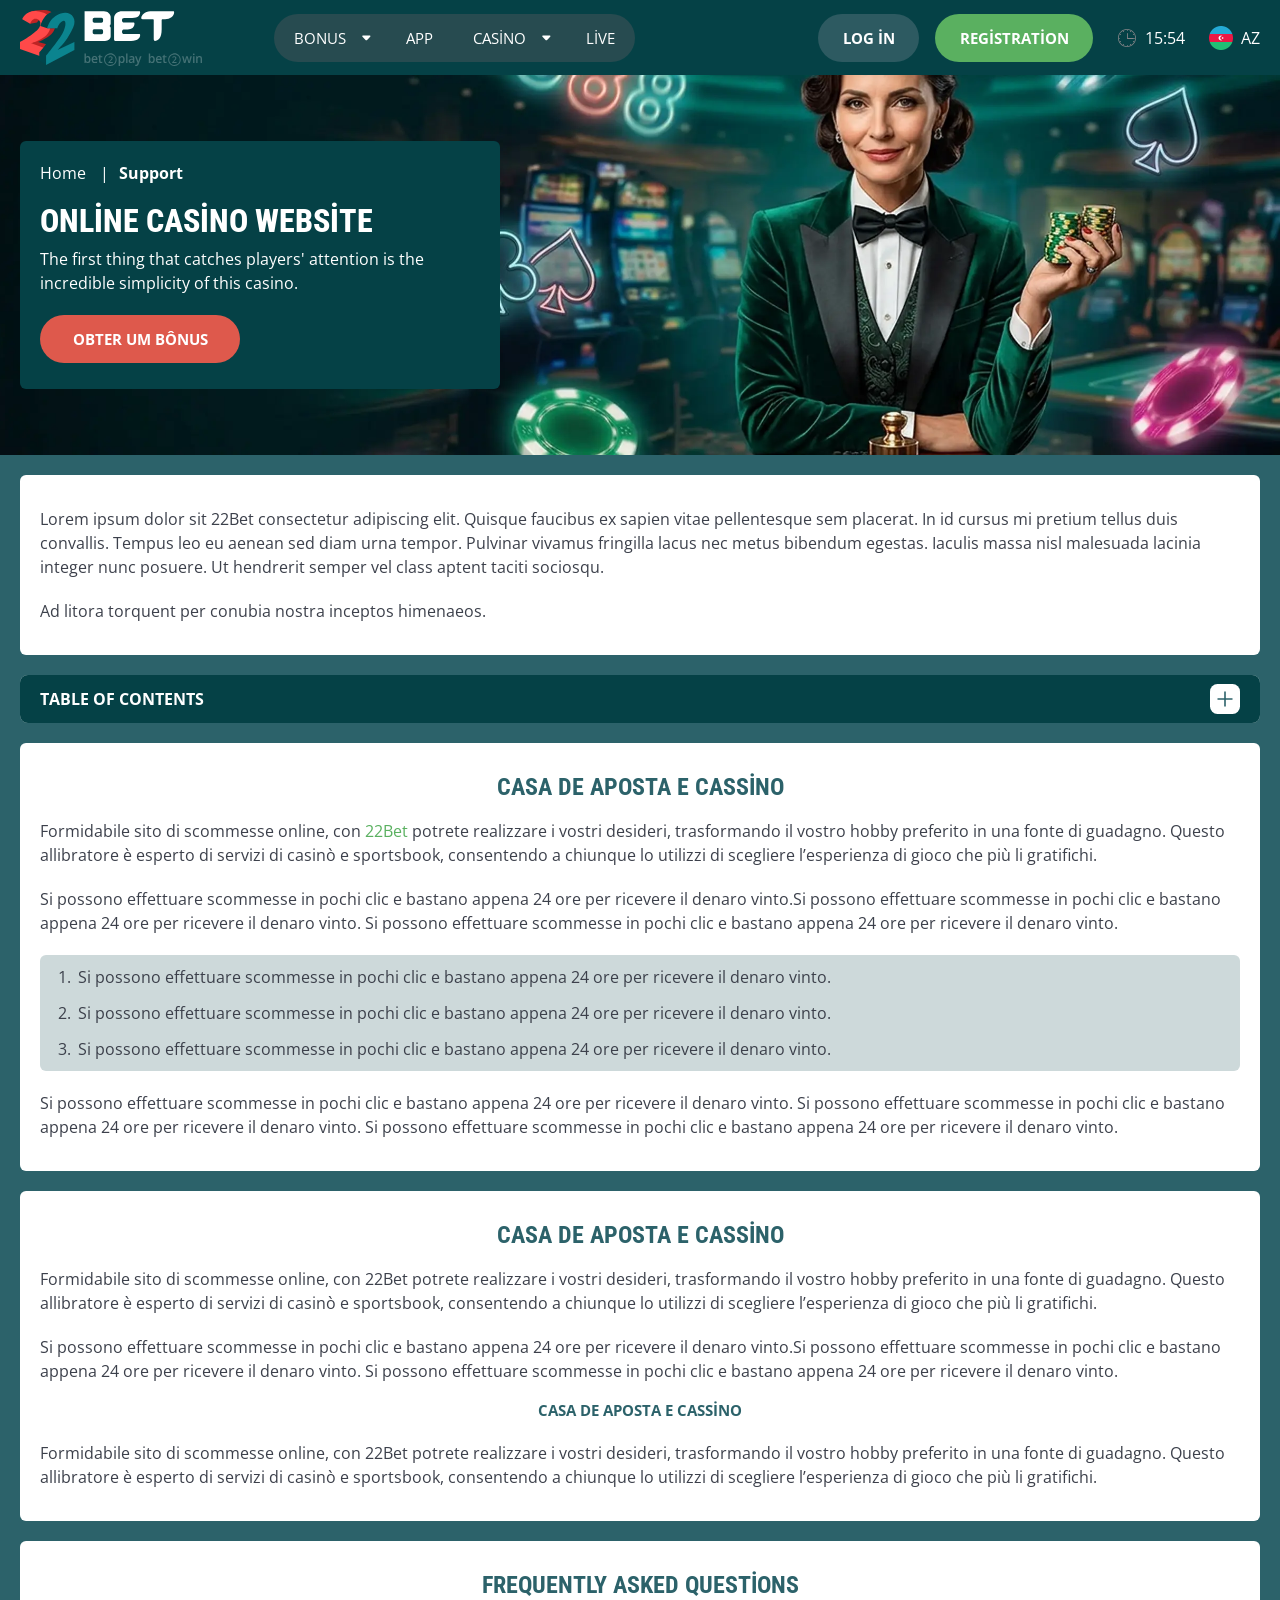
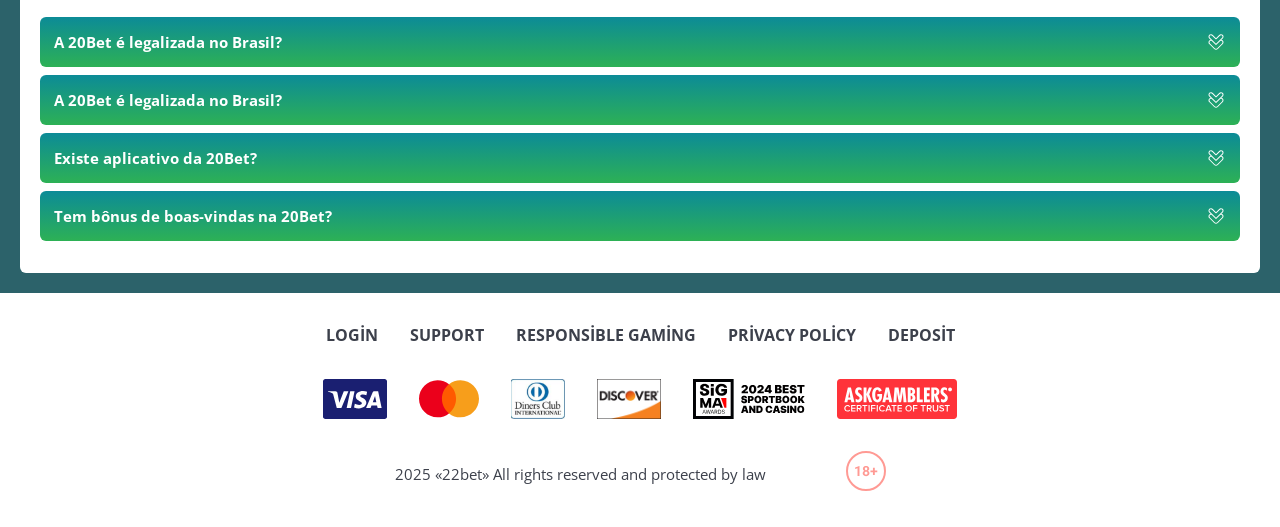
<file: support.html>
<!DOCTYPE html>
<html lang="az">
  <head>
    <meta charset="UTF-8" />
   
    <meta name="viewport" content="width=device-width, initial-scale=1.0" />
    <title>22Bet no</title>
    <meta name="description" content />
    <meta property="og:site_name" content />
    <meta property="og:title" content />
    <meta property="og:type" content="website" />
    <meta property="og:url" content />
    <meta property="og:image" content />
    <meta property="og:image:alt" content />
    <meta property="og:locale" content="az" />
    <meta property="og:description" content />
    <link rel="preconnect" href="https://fonts.googleapis.com" />
    <link rel="preconnect" href="https://fonts.gstatic.com" crossorigin="anonymous" />
    
   <link href="https://fonts.googleapis.com/css2?family=Open+Sans:ital,wght@0,300..800;1,300..800&display=swap" rel="stylesheet">
<link href="https://fonts.googleapis.com/css?family=Roboto+Condensed&display=swap" rel="stylesheet">

    <link rel="stylesheet" href="./css/reset.css" />
    <link rel="stylesheet" href="./css/main.css" />
    <link rel="stylesheet" href="./css/media.css"/>
    <link rel="icon" href="./images/Group.png" type="image/x-icon"/>
    <script
    src="https://code.jquery.com/jquery-3.6.1.min.js"
    integrity="sha256-o88AwQnZB+VDvE9tvIXrMQaPlFFSUTR+nldQm1LuPXQ="
    crossorigin="anonymous"
  ></script>
  </head>
  <body>
  <header class="header">
      <section class="content header__content">
        <a href="./index.html" class="logo header__logo"
          ><img src="./images/logo.svg" alt="logo" title
        /></a>
        <button class="header__btn-menu" >
          <svg width="16px" height="16px" viewBox="0 0 16 16" xmlns="http://www.w3.org/2000/svg">
              <rect y="0" width="16" height="3" rx="1.5"></rect>
              <rect y="6.5" width="16" height="3" rx="1.5"></rect>
              <rect y="13" width="16" height="3" rx="1.5"></rect>
            </svg>
        </button>

          <nav class="menu header__menu">
   <ul class="header__menu-list">
                
              <li class="header__menu-item">
                 <a href="./bonus.html" >
                Bonus
              </a>
             
              <div class="header__menu-wrap ">
                <ul >
                  <li>
                    <a href="./freeSpins.html">
                    Free Spins
                  </a></li>
                  <li><a href="./promoCode.html">
                   Promo Code
                  </a>
                </li>
                  <li><a href="./welcomeBonus.html">
                   Welcome Bonus
                  </a>
                </li>
                <li><a href="./vip.html">
                   VIP
                  </a>
                </li>
                
                </ul>
              </div>
             
              
            </li>
              <li>
                <a href="./app.html">
                 App
                </a>
              </li>
              
              <li class="header__menu-item">
               <a href="./casino.html">
                Casino
              </a>
             
              <div class="header__menu-wrap ">
                <ul >
                  <li>
                    <a href="./slots.html">
                    Slots
                  </a></li>
                 
                </ul>
              </div>
             
            </li>
               <li >
                <a href="./live.html">
               Live
                </a>
              </li>
             
             
            </ul>
            <div class="header__button header__button-menu " >
              <a href="#" class="button  button__login-menu">log in</a>
              <a href="#" class="button button__menu">registration</a>
            </div>
           
          </nav>
            <a href="#" class="button button__login">log in</a>
            <a href="#" class="button button__singup">registration</a>
            <div id="clock" class="header__time">00:00</div>
            <a href="#" class="header__flag">
                <span><img src="./images/flag.png" alt="flag" title /></span>
                <span>az</span>
              </a>
      </section>
    </header>
     <main class="main home main-page">
        <section class=" hero hero__page">
           
            <div class="background ">
              <img src="./images/layout-images/bg-support.webp" alt="hero" title />
              
            </div>
            <div class="hero__wrapper hero__wrapper-page">
              <div class="hero__data hero__data-bonus">
                <ul
                class="breadcrumbs "
                
              >
                <li
                  
                >
                  <a href="/" >
                    <span >Home</span></a
                  >
                 
                </li>
                <li
                  
                >
                  <a href="#" > <span >Support</span></a>
                 
                </li>
              </ul>
                <h1 class="title general hero__title">
                  Online Casino Website
                </h1>
                 <p class="hero__text">The first thing that catches players' attention is the incredible simplicity of this casino.</p>
               
                <a href="#" class="button  hero__button ">Obter um Bônus</a>
               
              </div>
             
            </div>
          </section>
      <section class="main__wrap main__wrap-page">
       
       <section class="content__wrapper content__wrapper-page">
        <section class="content article">
            <p>
             Lorem ipsum dolor sit 22Bet consectetur adipiscing elit. Quisque faucibus ex sapien vitae pellentesque sem placerat. In id cursus mi pretium tellus duis convallis. Tempus leo eu aenean sed diam urna tempor. Pulvinar vivamus fringilla lacus nec metus bibendum egestas. Iaculis massa nisl malesuada lacinia integer nunc posuere. Ut hendrerit semper vel class aptent taciti sociosqu.
            </p>
            <p>
             Ad litora torquent per conubia nostra inceptos himenaeos.
            </p>
          </section>
      
            <section class="content menu-review__content">
              

            
                <div class="menu__review-desk menu__review-content">Table of Contents</div>
                <ul class="menu__review menu__review-list">
                  <li><a href="#">Lorem ipsum dolor sit</a></li>
                    <li><a href="#">Amet consectetur adipiscing</a></li>
                      <li><a href="#">Quisque faucibus ex sapien vitae</a></li>
                        <li><a href="#">Ut hendrerit sempero</a></li>
                          <li><a href="#">Pulvinar vivamus fringilla</a></li>
                           <li><a href="#">Ad litora torquent per conubia</a></li>
                         
                          
                </ul>
             
          
          </section>
         
         <section class="content article">
            <h2 class="title high article__title">Casa de Aposta e Cassino</h2>
            
            <p>
             Formidabile sito di scommesse online, con <a href="#">22Bet</a> potrete realizzare i vostri desideri, trasformando il vostro hobby preferito in una fonte di guadagno. Questo allibratore è esperto di servizi di casinò e sportsbook, consentendo a chiunque lo utilizzi di scegliere l’esperienza di gioco che più li gratifichi.
            </p>
            <p>
             Si possono effettuare scommesse in pochi clic e bastano appena 24 ore per ricevere il denaro vinto.Si possono effettuare scommesse in pochi clic e bastano appena 24 ore per ricevere il denaro vinto. Si possono effettuare scommesse in pochi clic e bastano appena 24 ore per ricevere il denaro vinto.
            </p>
           <ol>
              <li>Si possono effettuare scommesse in pochi clic e bastano appena 24 ore per ricevere il denaro vinto.</li>
              <li>Si possono effettuare scommesse in pochi clic e bastano appena 24 ore per ricevere il denaro vinto.</li>
              <li>Si possono effettuare scommesse in pochi clic e bastano appena 24 ore per ricevere il denaro vinto.</li>
            </ol>
            <p>Si possono effettuare scommesse in pochi clic e bastano appena 24 ore per ricevere il denaro vinto. Si possono effettuare scommesse in pochi clic e bastano appena 24 ore per ricevere il denaro vinto. Si possono effettuare scommesse in pochi clic e bastano appena 24 ore per ricevere il denaro vinto.</p>
          </section>
           <section class="content article">
            <h2 class="title high article__title">Casa de Aposta e Cassino</h2>
            
            <p>
             Formidabile sito di scommesse online, con 22Bet potrete realizzare i vostri desideri, trasformando il vostro hobby preferito in una fonte di guadagno. Questo allibratore è esperto di servizi di casinò e sportsbook, consentendo a chiunque lo utilizzi di scegliere l’esperienza di gioco che più li gratifichi.
            </p>
            <p>
             Si possono effettuare scommesse in pochi clic e bastano appena 24 ore per ricevere il denaro vinto.Si possono effettuare scommesse in pochi clic e bastano appena 24 ore per ricevere il denaro vinto. Si possono effettuare scommesse in pochi clic e bastano appena 24 ore per ricevere il denaro vinto.
            </p>
          
            <h3>Casa de Aposta e Cassino</h3>
            <p>Formidabile sito di scommesse online, con 22Bet potrete realizzare i vostri desideri, trasformando il vostro hobby preferito in una fonte di guadagno. Questo allibratore è esperto di servizi di casinò e sportsbook, consentendo a chiunque lo utilizzi di scegliere l’esperienza di gioco che più li gratifichi.</p>
          </section>
        
           <section class="content faq">
            <h2 class="title high faq__title">Frequently Asked Questions</h2>
            <ul class="faq__list " >
              <li class="faq__item"  >
                <h3 class="title medium faq__subtitle js-button-expander js-button-expander--faq"  >A 20Bet é legalizada no Brasil?
                 </h3>
                <div  class="faq__answer js-expand-content js-expand-content--faq" >
                  <p  >
                    Sim, a casa de apostas tem licença emitida por Curaçao, que é reconhecida no Brasil e a permite atuar por aqui.
                  </p>
                </div>
              </li>
              <li class="faq__item"  >
                <h3 class="title medium faq__subtitle js-button-expander js-button-expander--faq"  >A 20Bet é legalizada no Brasil?</h3>
                <div class="faq__answer js-expand-content js-expand-content--faq" >
                  <p  >
                    Sim, a casa de apostas tem licença emitida por Curaçao, que é reconhecida no Brasil e a permite atuar por aqui.
                  </p>
                </div>
              </li> 
              <li class="faq__item"  >
                <h3 class="title medium faq__subtitle js-button-expander js-button-expander--faq"  >Existe aplicativo da 20Bet?</h3>
                <div class="faq__answer js-expand-content js-expand-content--faq" >
                  <p  >
                   Sim, disponível para sistemas operacionais iOS e Android.
                  </p>
                </div>
              </li> 
              <li class="faq__item"  >
                <h3 class="title medium faq__subtitle js-button-expander js-button-expander--faq"  >Tem bônus de boas-vindas na 20Bet?</h3>
                <div class="faq__answer js-expand-content js-expand-content--faq" >
                  <p  >
                   O pacote especial para novos usuários da 20Bet paga 100% sobre o primeiro depósito, com limite de 600 BRL.
                  </p>
                </div>
              </li> 
             
            </ul>
          </section>
          
        </section> 
        
       
        <div class=""  onclick="scrollToTop()">
          <button class="main__arrow" id="scrollToTopBtn"></button>
        </div> 
      </section>
    </main> 
  <footer class=" footer ">
      <section class="content footer__content">
        <ul class="footer__menu">
         <li><a href="./login.html">Login</a></li>
         <li><a href="./support.html">Support</a></li>
         <li><a href="./responsible.html">Responsible Gaming</a></li>
         <li><a href="./policy.html">Privacy Policy</a></li>
         <li><a href="./deposit.html">Deposit</a></li>
        </ul>
       
          <ul class="footer__cards-list">
           
            <li>
              <a href="#"
                ><img src="./images/visa.svg" alt="cardvisa" title
              /></a>
            </li>
            <li>
              <a href="#"
                ><img
                  src="./images/mastercard.svg"
                  alt="mastercard"
                  title
              /></a>
            </li>
            <li>
                <a href="#"
                  ><img src="./images/diners.svg" alt="diners" title
                /></a>
              </li>
              <li>
                <a href="#"
                  ><img src="./images/discover.svg" alt="discover" title
                /></a>
              </li>
              <li>
                <a href="#"
                  ><img src="./images/sigma.svg" alt="sigma" title
                /></a>
              </li>
              <li>
                <a href="#"
                  ><img src="./images/ask.svg" alt="ask" title
                /></a>
              </li>
            
          </ul>
       
        <div class="footer__wrapp">
          <div class="footer__text">
           
            <p>2025 «22bet» All rights reserved and protected by law
</p>
           
          </div>
          <div class="footer__age">
            <img src="./images/age.svg" alt="age" title />
          </div>
        </div>
      
      </section>
    </footer>
    
    <script src="./js/sidebar.js" defer></script>
    <script src="./js/expander.js" defer></script>
    <script src="./js/mobile-menu.js" defer></script>
    <script src="./js/clock.js" defer></script>
     <script src="./js/arrowUp.js" defer></script>
  </body>
</html>
</file>
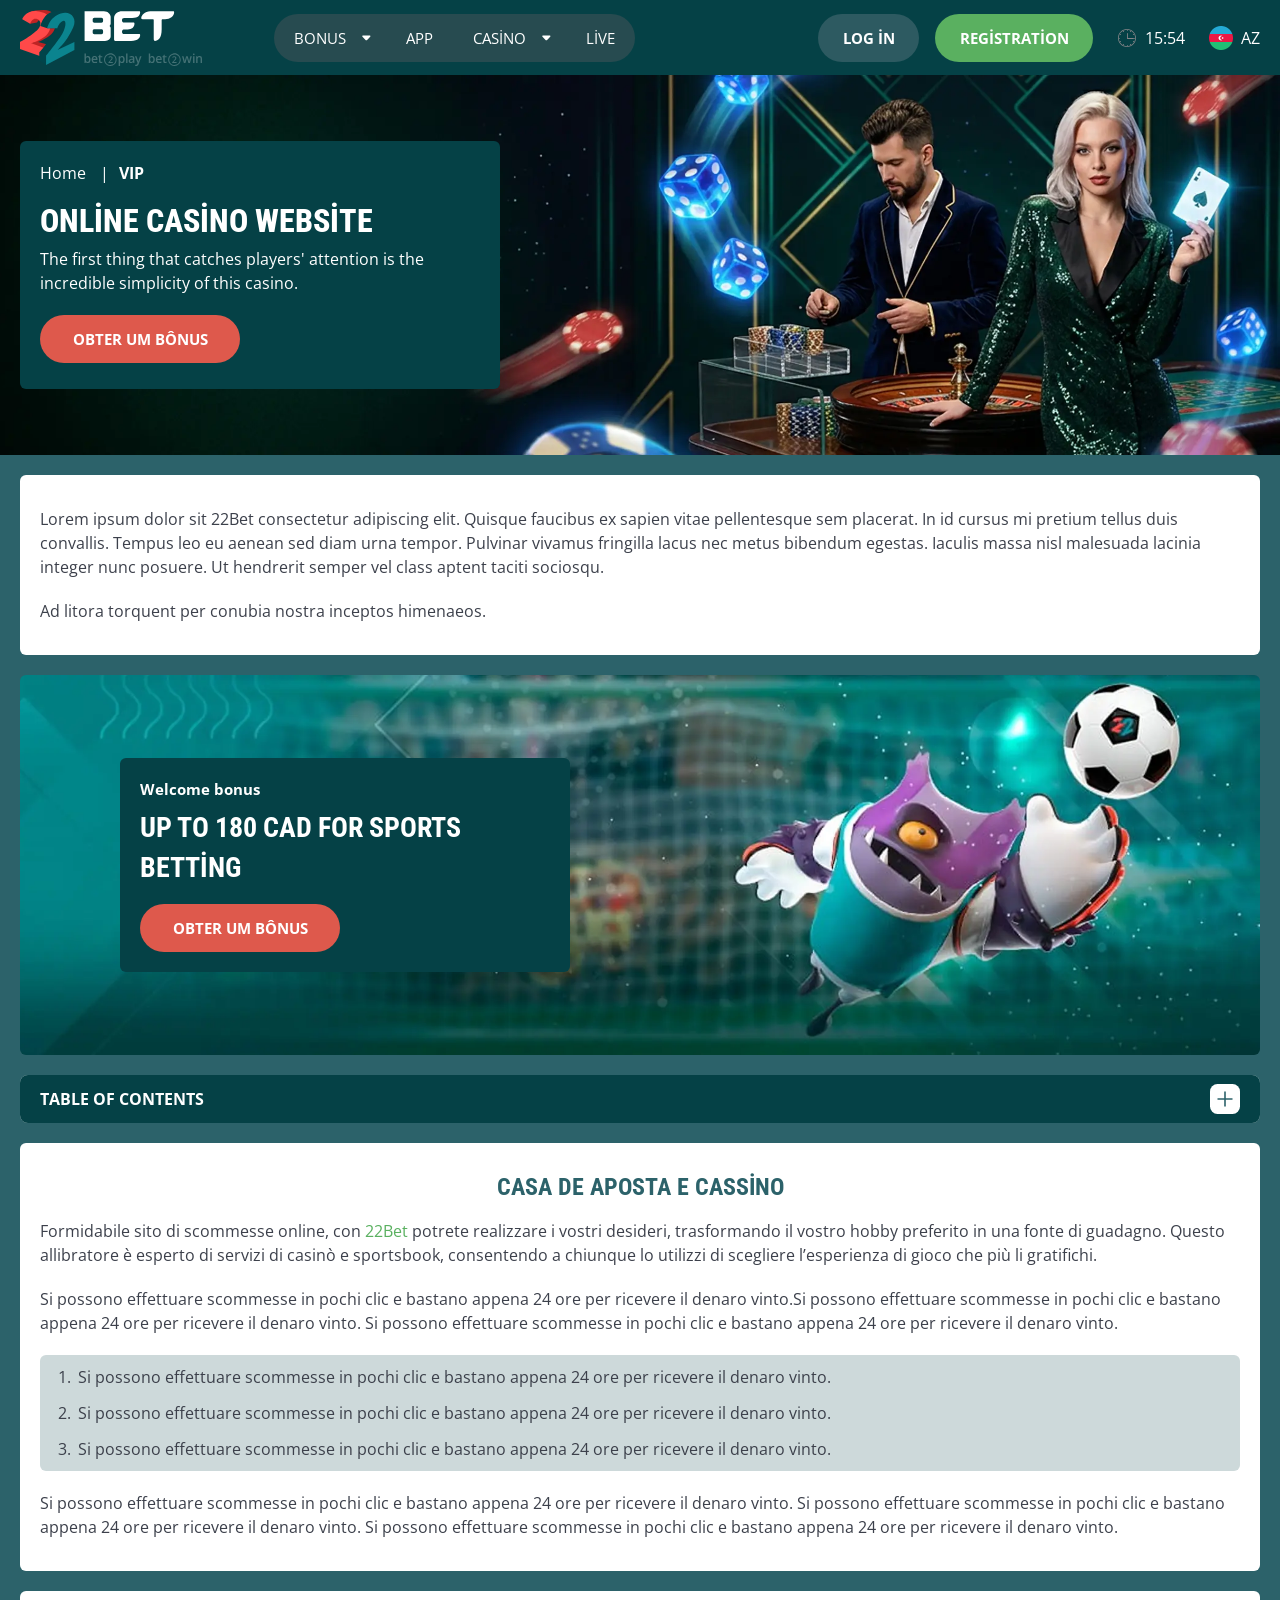
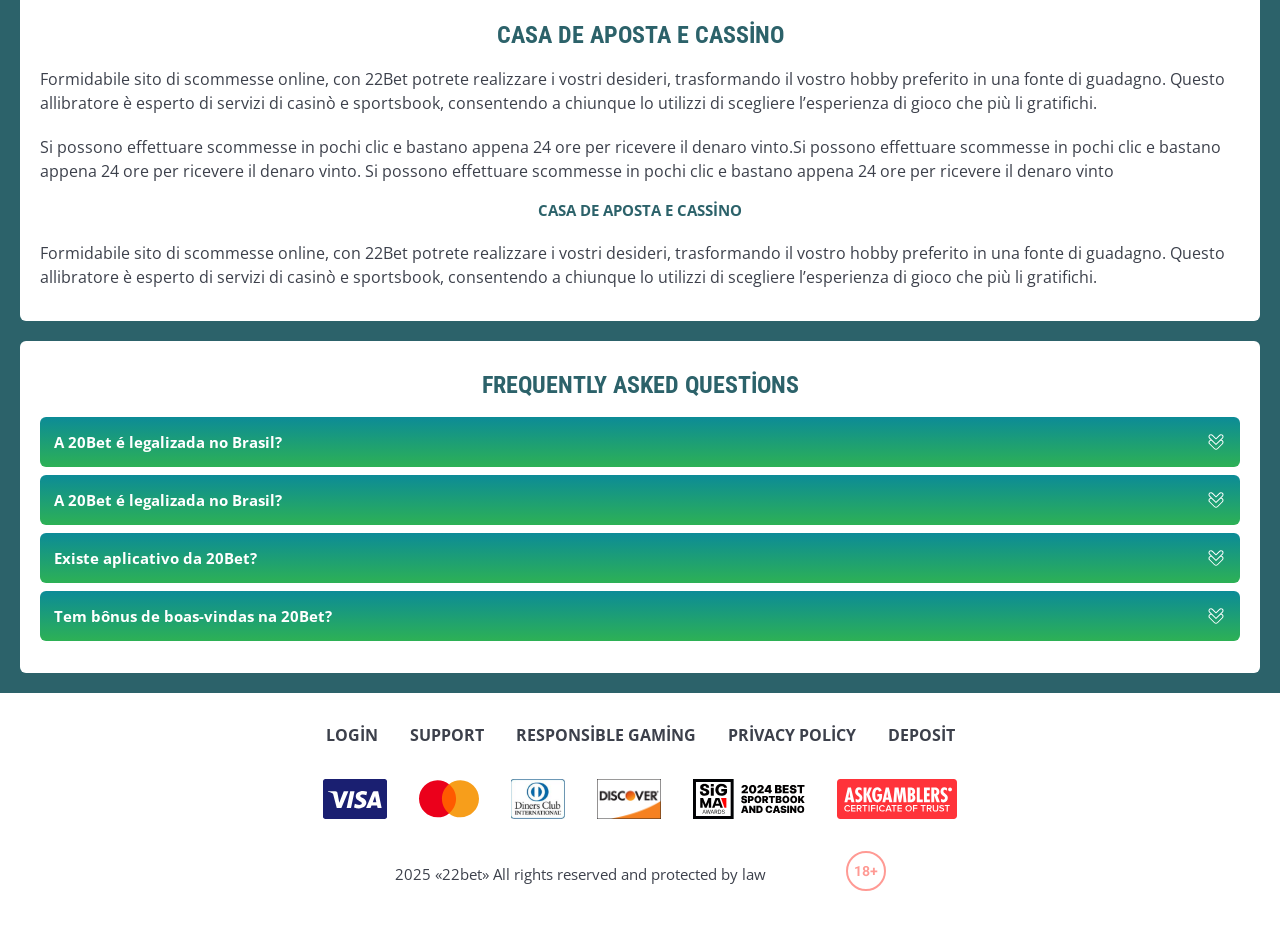
<file: vip.html>
<!DOCTYPE html>
<html lang="az">
  <head>
    <meta charset="UTF-8" />
   
    <meta name="viewport" content="width=device-width, initial-scale=1.0" />
    <title>22Bet </title>
    <meta name="description" content />
    <meta property="og:site_name" content />
    <meta property="og:title" content />
    <meta property="og:type" content="website" />
    <meta property="og:url" content />
    <meta property="og:image" content />
    <meta property="og:image:alt" content />
    <meta property="og:locale" content="az" />
    <meta property="og:description" content />
    <link rel="preconnect" href="https://fonts.googleapis.com" />
    <link rel="preconnect" href="https://fonts.gstatic.com" crossorigin="anonymous" />
   <link href="https://fonts.googleapis.com/css2?family=Open+Sans:ital,wght@0,300..800;1,300..800&display=swap" rel="stylesheet">
<link href="https://fonts.googleapis.com/css?family=Roboto+Condensed&display=swap" rel="stylesheet">

   <link rel="stylesheet" href="./css/reset.css" />
    <link rel="stylesheet" href="./css/main.css" />
    <link rel="stylesheet" href="./css/media.css"/>
    <link rel="icon" href="./images/Group.png" type="image/x-icon"/>
    <script
    src="https://code.jquery.com/jquery-3.6.1.min.js"
    integrity="sha256-o88AwQnZB+VDvE9tvIXrMQaPlFFSUTR+nldQm1LuPXQ="
    crossorigin="anonymous"
  ></script>
  </head>
  <body>
    <header class="header">
      <section class="content header__content">
        <a href="./index.html" class="logo header__logo"
          ><img src="./images/logo.svg" alt="logo" title
        /></a>
        <button class="header__btn-menu" >
          <svg width="16px" height="16px" viewBox="0 0 16 16" xmlns="http://www.w3.org/2000/svg">
              <rect y="0" width="16" height="3" rx="1.5"></rect>
              <rect y="6.5" width="16" height="3" rx="1.5"></rect>
              <rect y="13" width="16" height="3" rx="1.5"></rect>
            </svg>
        </button>

          <nav class="menu header__menu">
         <ul class="header__menu-list">
                
              <li class="header__menu-item">
                 <a href="./bonus.html" >
                Bonus
              </a>
             
              <div class="header__menu-wrap ">
                <ul >
                  <li>
                    <a href="./freeSpins.html">
                    Free Spins
                  </a></li>
                  <li><a href="./promoCode.html">
                   Promo Code
                  </a>
                </li>
                  <li><a href="./welcomeBonus.html">
                   Welcome Bonus
                  </a>
                </li>
                <li><a href="./vip.html">
                   VIP
                  </a>
                </li>
                
                </ul>
              </div>
             
              
            </li>
              <li>
                <a href="./app.html">
                 App
                </a>
              </li>
              
              <li class="header__menu-item">
               <a href="./casino.html">
                Casino
              </a>
             
              <div class="header__menu-wrap ">
                <ul >
                  <li>
                    <a href="./slots.html">
                    Slots
                  </a></li>
                 
                </ul>
              </div>
             
            </li>
               <li >
                <a href="./live.html">
               Live
                </a>
              </li>
             
             
            </ul>
            <div class="header__button header__button-menu " >
              <a href="#" class="button  button__login-menu">log in</a>
              <a href="#" class="button button__menu">registration</a>
            </div>
           
          </nav>
            <a href="#" class="button button__login">log in</a>
            <a href="#" class="button button__singup">registration</a>
            <div id="clock" class="header__time">00:00</div>
            <a href="#" class="header__flag">
                <span><img src="./images/flag.png" alt="flag" title /></span>
                <span>az</span>
              </a>
      </section>
    </header>
     <main class="main home main-page">
        <section class=" hero hero__page">
           
            <div class="background background-page">
              <img src="./images/layout-images/bg-vip.webp" alt="hero" title />
              
            </div>
            <div class="hero__wrapper hero__wrapper-page">
              <div class="hero__data hero__data-bonus">
                <ul
                class="breadcrumbs "
                
              >
                <li
                  
                >
                  <a href="/" >
                    <span >Home</span></a
                  >
                 
                </li>
                <li
                  
                >
                  <a href="#" > <span >VIP</span></a>
                 
                </li>
              </ul>
                <h1 class="title general hero__title">
                  Online Casino Website
                </h1>
                 <p class="hero__text">The first thing that catches players' attention is the incredible simplicity of this casino.</p>
               
                <a href="#" class="button  hero__button ">Obter um Bônus</a>
               
              </div>
             
            </div>
          </section>
      <section class="main__wrap main__wrap-page">
       
       <section class="content__wrapper content__wrapper-page">

         
        
       
          <section class="content article">
            <p>
             Lorem ipsum dolor sit 22Bet consectetur adipiscing elit. Quisque faucibus ex sapien vitae pellentesque sem placerat. In id cursus mi pretium tellus duis convallis. Tempus leo eu aenean sed diam urna tempor. Pulvinar vivamus fringilla lacus nec metus bibendum egestas. Iaculis massa nisl malesuada lacinia integer nunc posuere. Ut hendrerit semper vel class aptent taciti sociosqu.
            </p>
            <p>
             Ad litora torquent per conubia nostra inceptos himenaeos.
            </p>
          </section>
         
             
               <section class="content banner banner-main">
            <div class="background ">
              
              <img src="./images/layout-images/banner-vip.webp" alt="banner" title />
              
            </div>
            <div class="banner__info">
                <p class="banner__subtitle">Welcome bonus</p>
              <h2 class="title high banner__title-main">
              up to 180 CAD
for sports betting
              </h2>
          
              <a href="#" class="button banner__button">Obter um Bônus</a>
            </div>
          </section>
        
         <section class="content menu-review__content">
              

            
                <div class="menu__review-desk menu__review-content">Table of Contents</div>
                <ul class="menu__review menu__review-list">
                  <li><a href="#">Lorem ipsum dolor sit</a></li>
                    <li><a href="#">Amet consectetur adipiscing</a></li>
                      <li><a href="#">Quisque faucibus ex sapien vitae</a></li>
                        <li><a href="#">Ut hendrerit sempero</a></li>
                          <li><a href="#">Pulvinar vivamus fringilla</a></li>
                           <li><a href="#">Ad litora torquent per conubia</a></li>
                         
                          
                </ul>
             
          
          </section>
          
          
        
          <section class="content article">
            <h2 class="title high article__title">Casa de Aposta e Cassino</h2>
             
            <p>
             Formidabile sito di scommesse online, con <a href="#">22Bet</a> potrete realizzare i vostri desideri, trasformando il vostro hobby preferito in una fonte di guadagno. Questo allibratore è esperto di servizi di casinò e sportsbook, consentendo a chiunque lo utilizzi di scegliere l’esperienza di gioco che più li gratifichi.
            </p>
            <p>
             Si possono effettuare scommesse in pochi clic e bastano appena 24 ore per ricevere il denaro vinto.Si possono effettuare scommesse in pochi clic e bastano appena 24 ore per ricevere il denaro vinto. Si possono effettuare scommesse in pochi clic e bastano appena 24 ore per ricevere il denaro vinto.
            </p>
           <ol>
              <li>Si possono effettuare scommesse in pochi clic e bastano appena 24 ore per ricevere il denaro vinto.</li>
              <li>Si possono effettuare scommesse in pochi clic e bastano appena 24 ore per ricevere il denaro vinto.</li>
              <li>Si possono effettuare scommesse in pochi clic e bastano appena 24 ore per ricevere il denaro vinto.</li>
            </ol>
            <p>Si possono effettuare scommesse in pochi clic e bastano appena 24 ore per ricevere il denaro vinto. Si possono effettuare scommesse in pochi clic e bastano appena 24 ore per ricevere il denaro vinto. Si possono effettuare scommesse in pochi clic e bastano appena 24 ore per ricevere il denaro vinto.</p>
          </section>
         
         
           <section class="content article">
            <h2 class="title high article__title">Casa de Aposta e Cassino</h2>
            <p>Formidabile sito di scommesse online, con 22Bet potrete realizzare i vostri desideri, trasformando il vostro hobby preferito in una fonte di guadagno. Questo allibratore è esperto di servizi di casinò e sportsbook, consentendo a chiunque lo utilizzi di scegliere l’esperienza di gioco che più li gratifichi.</p>
            <p>Si possono effettuare scommesse in pochi clic e bastano appena 24 ore per ricevere il denaro vinto.Si possono effettuare scommesse in pochi clic e bastano appena 24 ore per ricevere il denaro vinto. Si possono effettuare scommesse in pochi clic e bastano appena 24 ore per ricevere il denaro vinto</p>
            <h3>Casa de Aposta e Cassino</h3>
            <p>Formidabile sito di scommesse online, con 22Bet potrete realizzare i vostri desideri, trasformando il vostro hobby preferito in una fonte di guadagno. Questo allibratore è esperto di servizi di casinò e sportsbook, consentendo a chiunque lo utilizzi di scegliere l’esperienza di gioco che più li gratifichi.</p>
           </section>

          <section class="content faq">
            <h2 class="title high faq__title">Frequently Asked Questions</h2>
            <ul class="faq__list " >
              <li class="faq__item"  >
                <h3 class="title medium faq__subtitle js-button-expander js-button-expander--faq"  >A 20Bet é legalizada no Brasil?
                 </h3>
                <div  class="faq__answer js-expand-content js-expand-content--faq" >
                  <p  >
                    Sim, a casa de apostas tem licença emitida por Curaçao, que é reconhecida no Brasil e a permite atuar por aqui.
                  </p>
                </div>
              </li>
              <li class="faq__item"  >
                <h3 class="title medium faq__subtitle js-button-expander js-button-expander--faq"  >A 20Bet é legalizada no Brasil?</h3>
                <div class="faq__answer js-expand-content js-expand-content--faq" >
                  <p  >
                    Sim, a casa de apostas tem licença emitida por Curaçao, que é reconhecida no Brasil e a permite atuar por aqui.
                  </p>
                </div>
              </li> 
              <li class="faq__item"  >
                <h3 class="title medium faq__subtitle js-button-expander js-button-expander--faq"  >Existe aplicativo da 20Bet?</h3>
                <div class="faq__answer js-expand-content js-expand-content--faq" >
                  <p  >
                   Sim, disponível para sistemas operacionais iOS e Android.
                  </p>
                </div>
              </li> 
              <li class="faq__item"  >
                <h3 class="title medium faq__subtitle js-button-expander js-button-expander--faq"  >Tem bônus de boas-vindas na 20Bet?</h3>
                <div class="faq__answer js-expand-content js-expand-content--faq" >
                  <p  >
                   O pacote especial para novos usuários da 20Bet paga 100% sobre o primeiro depósito, com limite de 600 BRL.
                  </p>
                </div>
              </li> 
             
            </ul>
          </section>
          
        </section> 
      
        <div class=""  onclick="scrollToTop()">
          <button class="main__arrow" id="scrollToTopBtn"></button>
        </div> 
        
      </section>
    </main> 
    <footer class=" footer ">
      <section class="content footer__content">
        <ul class="footer__menu">
         <li><a href="./login.html">Login</a></li>
         <li><a href="./support.html">Support</a></li>
         <li><a href="./responsible.html">Responsible Gaming</a></li>
         <li><a href="./policy.html">Privacy Policy</a></li>
         <li><a href="./deposit.html">Deposit</a></li>
        </ul>
       
          <ul class="footer__cards-list">
           
            <li>
              <a href="#"
                ><img src="./images/visa.svg" alt="cardvisa" title
              /></a>
            </li>
            <li>
              <a href="#"
                ><img
                  src="./images/mastercard.svg"
                  alt="mastercard"
                  title
              /></a>
            </li>
            <li>
                <a href="#"
                  ><img src="./images/diners.svg" alt="diners" title
                /></a>
              </li>
              <li>
                <a href="#"
                  ><img src="./images/discover.svg" alt="discover" title
                /></a>
              </li>
              <li>
                <a href="#"
                  ><img src="./images/sigma.svg" alt="sigma" title
                /></a>
              </li>
              <li>
                <a href="#"
                  ><img src="./images/ask.svg" alt="ask" title
                /></a>
              </li>
            
          </ul>
       
        <div class="footer__wrapp">
          <div class="footer__text">
           
            <p>2025 «22bet» All rights reserved and protected by law

</p>
           
          </div>
          <div class="footer__age">
            <img src="./images/age.svg" alt="age" title />
          </div>
        </div>
      
      </section>
    </footer>
    <script src="./js/arrowUp.js" defer></script>
    <script src="./js/sidebar.js" defer></script>
    <script src="./js/expander.js" defer></script>
    <script src="./js/mobile-menu.js" defer></script>
    <script src="./js/clock.js" defer></script>
  </body>
</html>
</file>
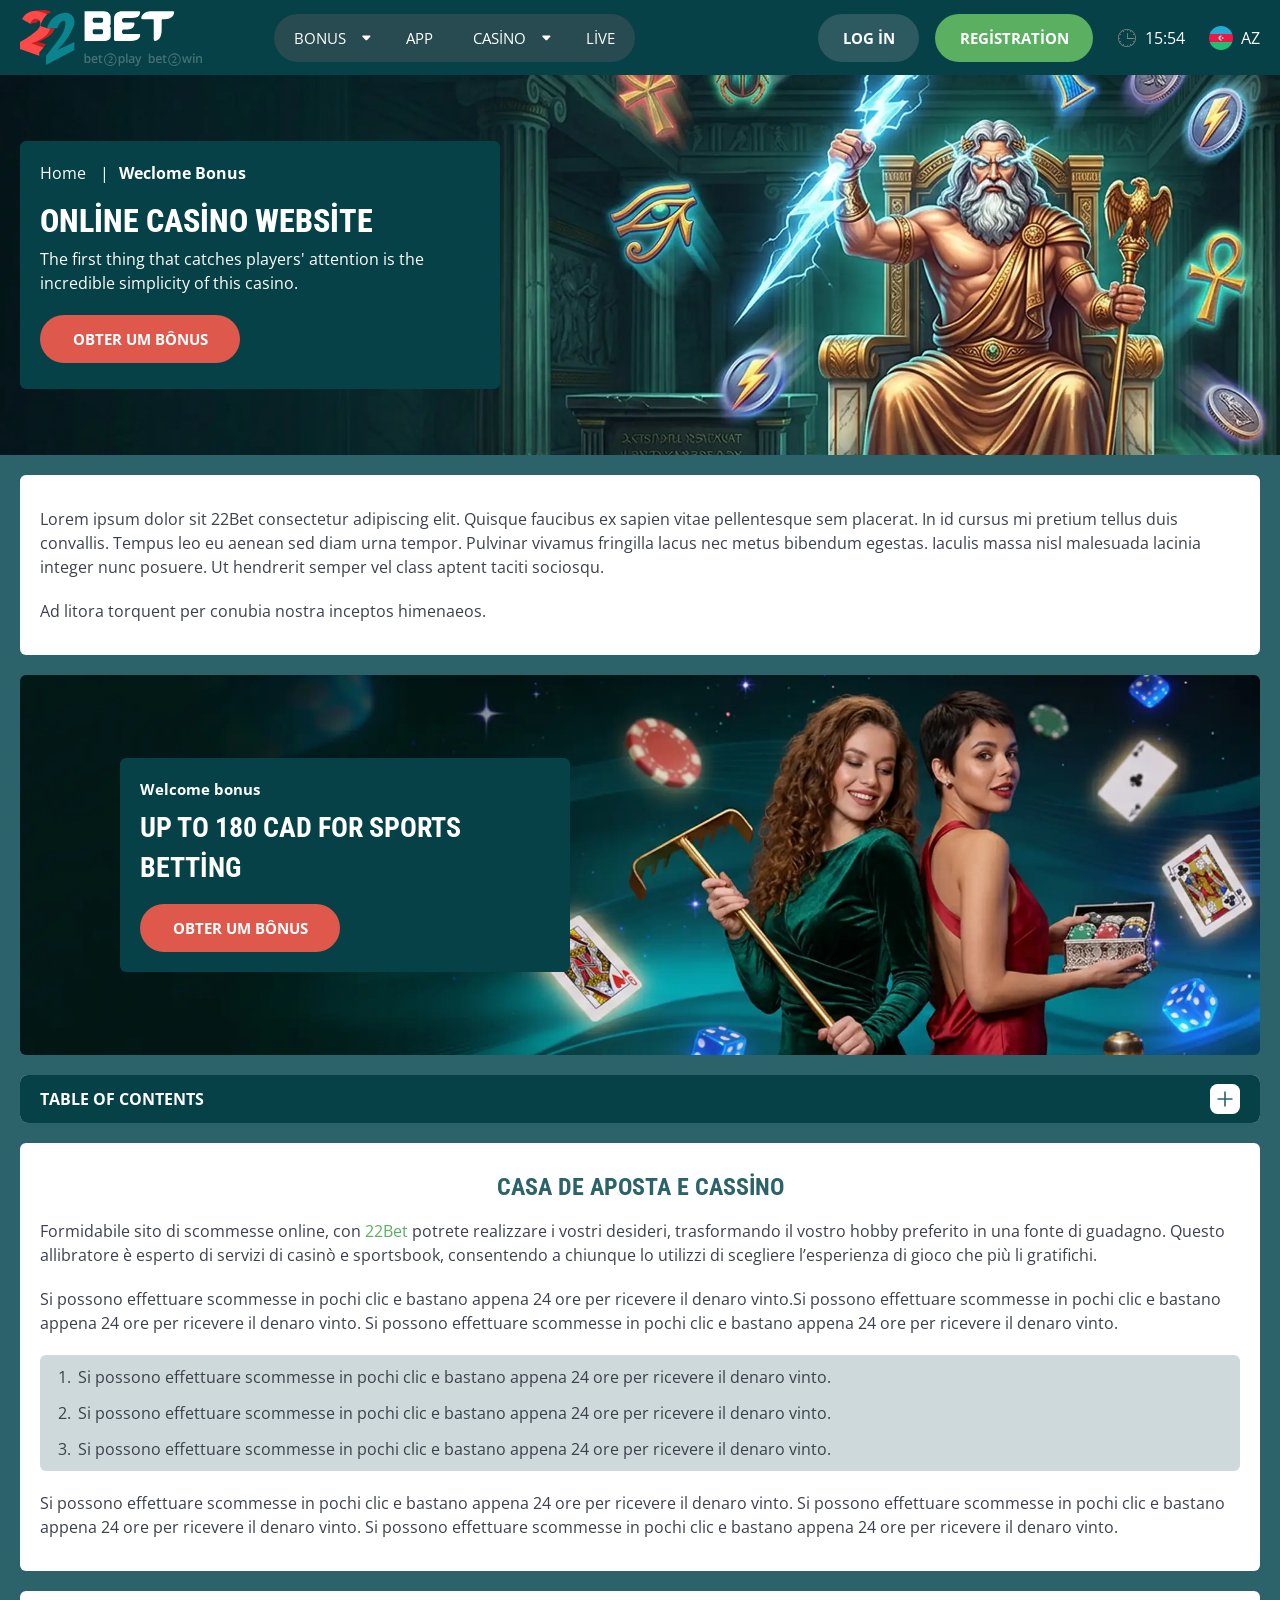
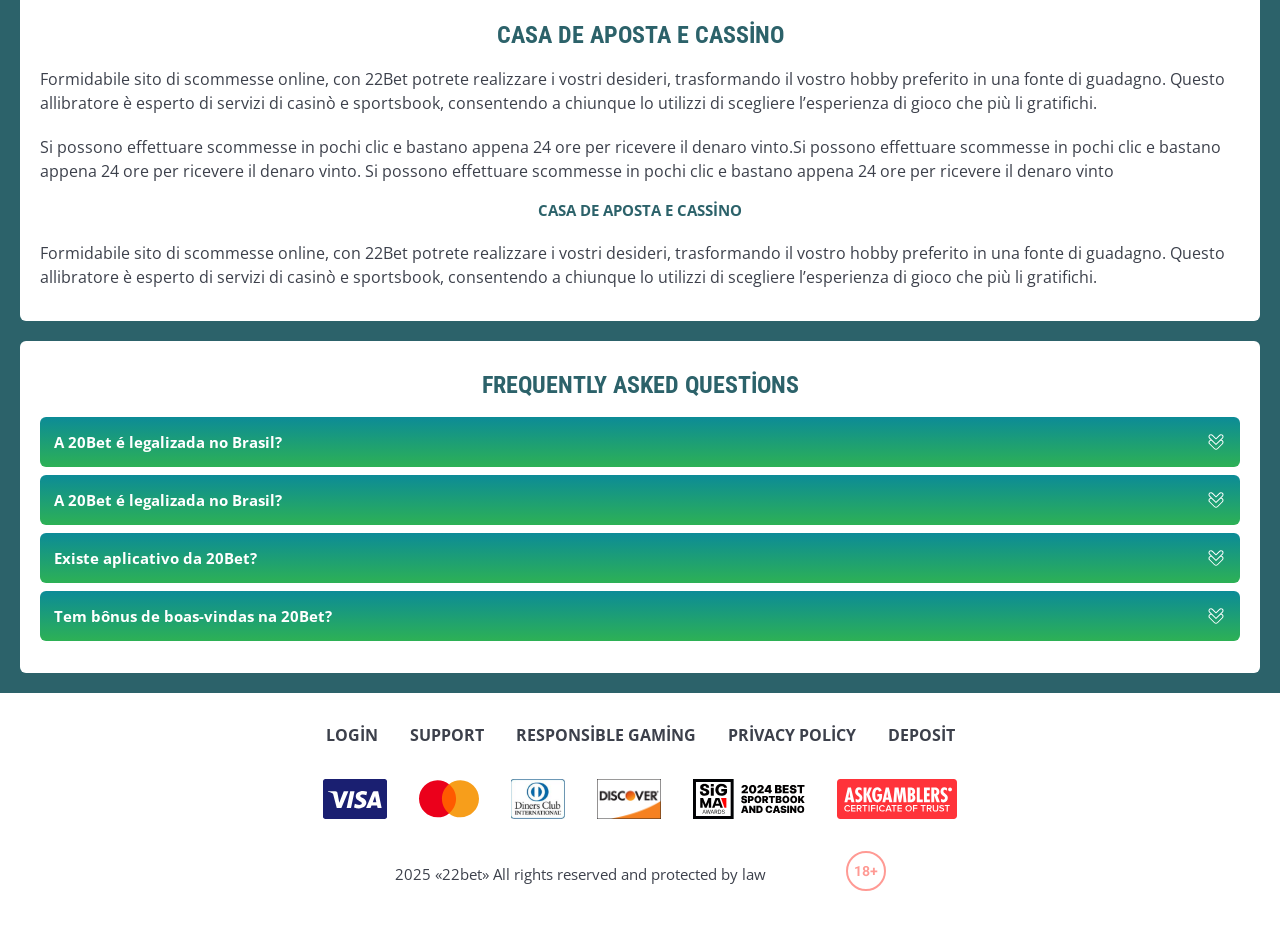
<file: welcomeBonus.html>
<!DOCTYPE html>
<html lang="az">
  <head>
    <meta charset="UTF-8" />
   
    <meta name="viewport" content="width=device-width, initial-scale=1.0" />
    <title>22Bet </title>
    <meta name="description" content />
    <meta property="og:site_name" content />
    <meta property="og:title" content />
    <meta property="og:type" content="website" />
    <meta property="og:url" content />
    <meta property="og:image" content />
    <meta property="og:image:alt" content />
    <meta property="og:locale" content="az" />
    <meta property="og:description" content />
    <link rel="preconnect" href="https://fonts.googleapis.com" />
    <link rel="preconnect" href="https://fonts.gstatic.com" crossorigin="anonymous" />
   <link href="https://fonts.googleapis.com/css2?family=Open+Sans:ital,wght@0,300..800;1,300..800&display=swap" rel="stylesheet">
<link href="https://fonts.googleapis.com/css?family=Roboto+Condensed&display=swap" rel="stylesheet">

   <link rel="stylesheet" href="./css/reset.css" />
    <link rel="stylesheet" href="./css/main.css" />
    <link rel="stylesheet" href="./css/media.css"/>
    <link rel="icon" href="./images/Group.png" type="image/x-icon"/>
    <script
    src="https://code.jquery.com/jquery-3.6.1.min.js"
    integrity="sha256-o88AwQnZB+VDvE9tvIXrMQaPlFFSUTR+nldQm1LuPXQ="
    crossorigin="anonymous"
  ></script>
  </head>
  <body>
    <header class="header">
      <section class="content header__content">
        <a href="./index.html" class="logo header__logo"
          ><img src="./images/logo.svg" alt="logo" title
        /></a>
        <button class="header__btn-menu" >
          <svg width="16px" height="16px" viewBox="0 0 16 16" xmlns="http://www.w3.org/2000/svg">
              <rect y="0" width="16" height="3" rx="1.5"></rect>
              <rect y="6.5" width="16" height="3" rx="1.5"></rect>
              <rect y="13" width="16" height="3" rx="1.5"></rect>
            </svg>
        </button>

          <nav class="menu header__menu">
         <ul class="header__menu-list">
                
              <li class="header__menu-item">
                 <a href="./bonus.html" >
                Bonus
              </a>
             
              <div class="header__menu-wrap ">
                <ul >
                  <li>
                    <a href="./freeSpins.html">
                    Free Spins
                  </a></li>
                  <li><a href="./promoCode.html">
                   Promo Code
                  </a>
                </li>
                  <li><a href="./welcomeBonus.html">
                   Welcome Bonus
                  </a>
                </li>
                <li><a href="./vip.html">
                   VIP
                  </a>
                </li>
                
                </ul>
              </div>
             
              
            </li>
              <li>
                <a href="./app.html">
                 App
                </a>
              </li>
              
              <li class="header__menu-item">
               <a href="./casino.html">
                Casino
              </a>
             
              <div class="header__menu-wrap ">
                <ul >
                  <li>
                    <a href="./slots.html">
                    Slots
                  </a></li>
                 
                </ul>
              </div>
             
            </li>
               <li >
                <a href="./live.html">
               Live
                </a>
              </li>
             
             
            </ul>
            <div class="header__button header__button-menu " >
              <a href="#" class="button  button__login-menu">log in</a>
              <a href="#" class="button button__menu">registration</a>
            </div>
           
          </nav>
            <a href="#" class="button button__login">log in</a>
            <a href="#" class="button button__singup">registration</a>
            <div id="clock" class="header__time">00:00</div>
            <a href="#" class="header__flag">
                <span><img src="./images/flag.png" alt="flag" title /></span>
                <span>az</span>
              </a>
      </section>
    </header>
     <main class="main home main-page">
        <section class=" hero hero__page">
           
            <div class="background background-page">
              <img src="./images/layout-images/bg-welcome.webp" alt="hero" title />
              
            </div>
            <div class="hero__wrapper hero__wrapper-page">
              <div class="hero__data hero__data-bonus">
                <ul
                class="breadcrumbs "
                
              >
                <li
                  
                >
                  <a href="/" >
                    <span >Home</span></a
                  >
                 
                </li>
                <li
                  
                >
                  <a href="#" > <span >Weclome Bonus</span></a>
                 
                </li>
              </ul>
                <h1 class="title general hero__title">
                  Online Casino Website
                </h1>
                 <p class="hero__text">The first thing that catches players' attention is the incredible simplicity of this casino.</p>
               
                <a href="#" class="button  hero__button ">Obter um Bônus</a>
               
              </div>
             
            </div>
          </section>
      <section class="main__wrap main__wrap-page">
       
       <section class="content__wrapper content__wrapper-page">

         
        
       
          <section class="content article">
            <p>
             Lorem ipsum dolor sit 22Bet consectetur adipiscing elit. Quisque faucibus ex sapien vitae pellentesque sem placerat. In id cursus mi pretium tellus duis convallis. Tempus leo eu aenean sed diam urna tempor. Pulvinar vivamus fringilla lacus nec metus bibendum egestas. Iaculis massa nisl malesuada lacinia integer nunc posuere. Ut hendrerit semper vel class aptent taciti sociosqu.
            </p>
            <p>
             Ad litora torquent per conubia nostra inceptos himenaeos.
            </p>
          </section>
         
             
               <section class="content banner banner-main">
            <div class="background ">
              
              <img src="./images/layout-images/banner-welcome.webp" alt="banner" title />
              
            </div>
            <div class="banner__info">
                <p class="banner__subtitle">Welcome bonus</p>
              <h2 class="title high banner__title-main">
              up to 180 CAD
for sports betting
              </h2>
          
              <a href="#" class="button banner__button">Obter um Bônus</a>
            </div>
          </section>
        
         <section class="content menu-review__content">
              

            
                <div class="menu__review-desk menu__review-content">Table of Contents</div>
                <ul class="menu__review menu__review-list">
                  <li><a href="#">Lorem ipsum dolor sit</a></li>
                    <li><a href="#">Amet consectetur adipiscing</a></li>
                      <li><a href="#">Quisque faucibus ex sapien vitae</a></li>
                        <li><a href="#">Ut hendrerit sempero</a></li>
                          <li><a href="#">Pulvinar vivamus fringilla</a></li>
                           <li><a href="#">Ad litora torquent per conubia</a></li>
                         
                          
                </ul>
             
          
          </section>
          
          
        
          <section class="content article">
            <h2 class="title high article__title">Casa de Aposta e Cassino</h2>
             
            <p>
             Formidabile sito di scommesse online, con <a href="#">22Bet</a> potrete realizzare i vostri desideri, trasformando il vostro hobby preferito in una fonte di guadagno. Questo allibratore è esperto di servizi di casinò e sportsbook, consentendo a chiunque lo utilizzi di scegliere l’esperienza di gioco che più li gratifichi.
            </p>
            <p>
             Si possono effettuare scommesse in pochi clic e bastano appena 24 ore per ricevere il denaro vinto.Si possono effettuare scommesse in pochi clic e bastano appena 24 ore per ricevere il denaro vinto. Si possono effettuare scommesse in pochi clic e bastano appena 24 ore per ricevere il denaro vinto.
            </p>
           <ol>
              <li>Si possono effettuare scommesse in pochi clic e bastano appena 24 ore per ricevere il denaro vinto.</li>
              <li>Si possono effettuare scommesse in pochi clic e bastano appena 24 ore per ricevere il denaro vinto.</li>
              <li>Si possono effettuare scommesse in pochi clic e bastano appena 24 ore per ricevere il denaro vinto.</li>
            </ol>
            <p>Si possono effettuare scommesse in pochi clic e bastano appena 24 ore per ricevere il denaro vinto. Si possono effettuare scommesse in pochi clic e bastano appena 24 ore per ricevere il denaro vinto. Si possono effettuare scommesse in pochi clic e bastano appena 24 ore per ricevere il denaro vinto.</p>
          </section>
         
         
           <section class="content article">
            <h2 class="title high article__title">Casa de Aposta e Cassino</h2>
            <p>Formidabile sito di scommesse online, con 22Bet potrete realizzare i vostri desideri, trasformando il vostro hobby preferito in una fonte di guadagno. Questo allibratore è esperto di servizi di casinò e sportsbook, consentendo a chiunque lo utilizzi di scegliere l’esperienza di gioco che più li gratifichi.</p>
            <p>Si possono effettuare scommesse in pochi clic e bastano appena 24 ore per ricevere il denaro vinto.Si possono effettuare scommesse in pochi clic e bastano appena 24 ore per ricevere il denaro vinto. Si possono effettuare scommesse in pochi clic e bastano appena 24 ore per ricevere il denaro vinto</p>
            <h3>Casa de Aposta e Cassino</h3>
            <p>Formidabile sito di scommesse online, con 22Bet potrete realizzare i vostri desideri, trasformando il vostro hobby preferito in una fonte di guadagno. Questo allibratore è esperto di servizi di casinò e sportsbook, consentendo a chiunque lo utilizzi di scegliere l’esperienza di gioco che più li gratifichi.</p>
           </section>

          <section class="content faq">
            <h2 class="title high faq__title">Frequently Asked Questions</h2>
            <ul class="faq__list " >
              <li class="faq__item"  >
                <h3 class="title medium faq__subtitle js-button-expander js-button-expander--faq"  >A 20Bet é legalizada no Brasil?
                 </h3>
                <div  class="faq__answer js-expand-content js-expand-content--faq" >
                  <p  >
                    Sim, a casa de apostas tem licença emitida por Curaçao, que é reconhecida no Brasil e a permite atuar por aqui.
                  </p>
                </div>
              </li>
              <li class="faq__item"  >
                <h3 class="title medium faq__subtitle js-button-expander js-button-expander--faq"  >A 20Bet é legalizada no Brasil?</h3>
                <div class="faq__answer js-expand-content js-expand-content--faq" >
                  <p  >
                    Sim, a casa de apostas tem licença emitida por Curaçao, que é reconhecida no Brasil e a permite atuar por aqui.
                  </p>
                </div>
              </li> 
              <li class="faq__item"  >
                <h3 class="title medium faq__subtitle js-button-expander js-button-expander--faq"  >Existe aplicativo da 20Bet?</h3>
                <div class="faq__answer js-expand-content js-expand-content--faq" >
                  <p  >
                   Sim, disponível para sistemas operacionais iOS e Android.
                  </p>
                </div>
              </li> 
              <li class="faq__item"  >
                <h3 class="title medium faq__subtitle js-button-expander js-button-expander--faq"  >Tem bônus de boas-vindas na 20Bet?</h3>
                <div class="faq__answer js-expand-content js-expand-content--faq" >
                  <p  >
                   O pacote especial para novos usuários da 20Bet paga 100% sobre o primeiro depósito, com limite de 600 BRL.
                  </p>
                </div>
              </li> 
             
            </ul>
          </section>
          
        </section> 
      
        <div class=""  onclick="scrollToTop()">
          <button class="main__arrow" id="scrollToTopBtn"></button>
        </div> 
        
      </section>
    </main> 
    <footer class=" footer ">
      <section class="content footer__content">
        <ul class="footer__menu">
         <li><a href="./login.html">Login</a></li>
         <li><a href="./support.html">Support</a></li>
         <li><a href="./responsible.html">Responsible Gaming</a></li>
         <li><a href="./policy.html">Privacy Policy</a></li>
         <li><a href="./deposit.html">Deposit</a></li>
        </ul>
       
          <ul class="footer__cards-list">
           
            <li>
              <a href="#"
                ><img src="./images/visa.svg" alt="cardvisa" title
              /></a>
            </li>
            <li>
              <a href="#"
                ><img
                  src="./images/mastercard.svg"
                  alt="mastercard"
                  title
              /></a>
            </li>
            <li>
                <a href="#"
                  ><img src="./images/diners.svg" alt="diners" title
                /></a>
              </li>
              <li>
                <a href="#"
                  ><img src="./images/discover.svg" alt="discover" title
                /></a>
              </li>
              <li>
                <a href="#"
                  ><img src="./images/sigma.svg" alt="sigma" title
                /></a>
              </li>
              <li>
                <a href="#"
                  ><img src="./images/ask.svg" alt="ask" title
                /></a>
              </li>
            
          </ul>
       
        <div class="footer__wrapp">
          <div class="footer__text">
           
            <p>2025 «22bet» All rights reserved and protected by law

</p>
           
          </div>
          <div class="footer__age">
            <img src="./images/age.svg" alt="age" title />
          </div>
        </div>
      
      </section>
    </footer>
    <script src="./js/arrowUp.js" defer></script>
    <script src="./js/sidebar.js" defer></script>
    <script src="./js/expander.js" defer></script>
    <script src="./js/mobile-menu.js" defer></script>
    <script src="./js/clock.js" defer></script>
  </body>
</html>
</file>
<file: css/main.css>
html{
    -webkit-text-size-adjust: 100%;
    scroll-behavior: smooth;
      overflow-x: hidden;
  }
  
  body {
      display: block;
      position: relative;
      width: 100%;
    background:#2C626A;

      font-family: 'Open Sans', sans-serif;
      font-size: 16px;
      font-weight: 400;
      line-height: 150%;
      text-align: left;
      color:#3C404B;
      overflow-x: hidden;
    }
  

    
    .content {
      display: block;
      position: relative;
      width: 100%;
      max-width: 1020px;
      max-width: 100%;
      /* overflow: hidden; */
      border-radius: 6px;
 background:  #FFFFFF;

      padding:32px 20px;
      margin: 0 auto 20px auto;
    }
    
    h1,
    h2,
    h3,
    h4,
    .title {
      display: block;
      position: relative;
      font-size: 32px;
      font-weight: 800;
      line-height: 100%;
      text-align: center;
      color: #ffffff;
    }
    
    h1,
    .title.general {
      text-transform: uppercase;
      font-family: 'Roboto Condensed', sans-serif;
    }
    
    h2,
    .title.high {
      display: flex;
      align-items: center;
      justify-content: center;
      font-weight: 700;
      font-size: 24px;
      line-height: 100%;
      text-transform: uppercase;
      color: #2C626A;
   font-family: 'Roboto Condensed', sans-serif;
    }





    h3,
    title.medium {
      font-weight: 700;
      font-size: 15px;
      line-height: 22px;
      text-align: center;
    
      text-transform: uppercase;
   color: #2C626A;
     
    }
    
    article > *,
    .article > *,
    .desk > * {
      margin-top: 20px;
    }
    
    article > *:first-child,
    .article > *:first-child,
    .desk > *:first-child {
      margin-top: 0 !important;
    }
    
    article > h2,
    .article > h2,
    .desk > h2 {
      margin-top: 32px;
    }
    
    article > h3,
    .article > h3,
    .desk > h3 {
      margin-top: 16px;
    }
    
    .button {
      
      position: relative;
    display: inline-block;
      min-width: 200px;
      height: 48px;
      border-radius: 25px;
   background: #DE594C;

      overflow: hidden;
      font-size: 15px;
      font-weight: 700;
      line-height: 22px;
      text-align: center;
      text-decoration: none;
      text-transform: uppercase;
      color: #ffffff;
      white-space: nowrap;
      cursor: pointer;
      padding: 13px 24px;
      margin: 0 auto;
   
      transition: all 0.5s;
    }
    
    .button:hover {
   background: #5AB060;

    }
    
    
    .header,
    .main ,.footer {
      display: flex;
      position: relative;
      justify-content: space-between;
      align-items: center;
     
      max-width: 1600px;
      max-width: 100%;
      
      margin: 0 auto;
    }
    
    .background{
      display: block;
      position: absolute;
      bottom: 0;left: 0;
      height: 100%;
      width: 100%;
      overflow: hidden;
    }
    
    .background img{
      position: relative;
      width: 100%;height: 100%;object-fit: cover;
      
    }

    .background-page img{
      border-radius: 0;
    }
    
    .images img{
      border-radius: 6px;
      width: 100%;
      height: 100%;
      overflow: hidden;
      display: block;
    }

    .faq {
      overflow-anchor: none;
    }
    
    /* -------------------HEADER---------------- */
    .header {
      position: fixed;
      top: 0;
      left: 0;
      right: 0;
      width: 100%;
      z-index: 100;
      background: #054146;

    }
    
    .header__content {
      position: relative;
      display: flex;
      flex-direction: row;
      align-items: center;
      justify-content: space-between;
      max-width: 1540px;
      max-height: 75px;
      border-radius: 0;
      background: #054146;
      box-shadow: none;
border: none;
      padding: 15px 30px;
      margin: 0 auto;
    }
    
    .logo {
      display: block;
      position: relative;
      flex: 0 0 182px;
      margin-right: 72px;
    }
    
    .logo img {
      display: block;
      position: relative;
      width: auto;
      max-height: 56px;
    }
    
    .logo:hover{
      transform: scale(1.1);
    }
    .header__menu {
      display: flex;
      white-space: nowrap;
      max-height: calc(100vh - 70px);
       scrollbar-width: none; 
  -ms-overflow-style: none; 
  
    }
    .header__menu::-webkit-scrollbar {
  display: none; 
}
    
    
    .header__menu-list {
      display: flex;
      justify-content: center;
      align-items: center;
      white-space: nowrap;
      flex: 1 1 auto;
     
background: #274B50;

      border-radius: 25px;
     
z-index: 1;

    }
    .header__menu-list li {
      display: block;
     
    }
    
    .header__menu-list li a {
      display: inline-flex;
      position: relative;
      align-items: center;
      font-weight: 400;
      font-size: 15px;
      line-height: 22px;
      text-transform: uppercase;
      color:#FFFFFF;
      transition: all 0.5s;
     padding:  13px 20px;
    }
    
    .header__menu-list li:hover {
     background: #3D5D62;
border-radius: 50px;
      
    }
    
    .menu a{
      display: none;
    }
    
  
    span {
      display: inline-block;
    }
    
    .header__menu-list a img,
    .header__flag img {
      width: 24px;
      height: 24px;
      vertical-align: middle;
    }
    
   
    
    .header__flag span:first-child {
      flex: 0 1 24px;
      margin-right: 8px;
      
    }
    .header__menu-wrap{
       position: absolute;
       padding-top: 55px;
    left: 0;
    top: 0px;
    width: fit-content;
    min-width: 150px;
    height: 0;
   
    z-index: -1;
    overflow-y: hidden;
  
    }

    .header__menu-wrap ul{
   background: #102C30;

    border-radius:6px;
    padding: 8px 16px;
    
}

.header__menu-item:hover .header__menu-wrap {
 
    height: auto;
}

.header__menu-wrap ul{
  display: flex;
  flex-direction: column;
  gap: 8px;
}
.header__menu-wrap ul li{
  padding: 0;
}

.header__menu-wrap ul li:hover{
  background: none;
  
}
.header__menu-list .header__menu-item > a{
    position: relative;
    padding-right: 40px;
}


.header__menu-list li:first-child .header__menu-item {
    padding-left: 0;
}


.header__menu-list > li {
  position: relative;
}


.header__menu-list li .header__menu-wrap ul li a{
  color:#FFFFFF !important;
 padding: 0;
}

.header__menu-list li .header__menu-wrap ul li a:hover{

color: #33BDD2 !important;
}

.header__menu-list li .header__menu-wrap ul li a::after{
  display: none;
}

.header__menu-wrap.js-expand-content.expanded {
  height: auto;
}
.header__menu-item > a::after{
  content: '';
  display: block;position: absolute;
  width: 20px;height: 20px;
  right: 10px;
  top: 50%;
  transform: translateY(-50%);
  background: url('../images/menu-arrowDown.svg') no-repeat center center / contain;
  transition: transform 0.5s ease;
}

.header__menu-list li:first-child.active a::after,.header__menu-list li:nth-child(3).active a::after{
transform: translateY(-50%) rotate(180deg);
}

.header__menu-list li:first-child:hover a::after,.header__menu-list li:nth-child(3):hover a::after{
transform: translateY(-50%) rotate(180deg);
}

li.active .header__menu-wrap{
display: flex;
  gap: 8px;
}
    .header__flag {
      display: flex
;
    align-items: center;
      margin-left: 24px;
      color:#ffffff;
      text-transform: uppercase;
    }

    .button__login{
        margin-left: auto;
    }

     .button__login:hover{
      background: #5AB060;

     }

    .button__login{
      line-height:22px;
        min-width: 101px;
     background: #2D5A61;

        padding: 13px 20px;
        margin: 0 16px 0 auto;
       
    }
     

    
 .button__singup{
  line-height: 22px;
  min-width: 158px;
  padding: 13px 20px;
 background: #5AB060;

    margin: 0;
 }

 .button__singup:hover{
background: #2D5A61;

 }
    .header__time{
        color:#FFFFFF;
        position: relative;
        padding-left: 28px;
        margin-left: 24px;
    }

    .header__time::before{
      content: '';
      display: block;position: absolute;
      top: 50%;
      transform: translateY(-50%);
      width: 18px;height: 18px;
      left: 1px;
      background: url('../images/clock.svg') no-repeat center center / contain;
    }

 
    .header__btn-menu{
      display: block;
      flex: 0 1 auto;
      min-width: 0;
      border:1px solid #ffffff; 
      border-radius: 10px;
      background: #054146;

      padding: 12px;
      margin-left: 12px;
      order: 3;
     
      
    }
    
    
    svg {
      position: relative;
      fill: #ffffff;
      line-height: 1;
      vertical-align: 1;
    }
    
     
    
     
    
    
    /* ------------------ MAIN------------- */
    .main.home{
      display: flex;
      
     
    }
    
    .main__wrap {
      display: flex;
      position: relative;
      flex: 1 1 100%;
      justify-content: center;
      align-items: stretch;
      max-width: 1540px;
      padding: 20px 30px;
      margin: 0 auto;
    }
    
    
    
   
    .menu__review-content::after {
      content: "";
      position: absolute;
      right: 20px;
      top:50%;
      transform: translateY(-50%);
      width: 30px;
      height: 30px;
     background: url('../images/sidebar-plus.svg') no-repeat center center / contain;
      transition:  all 0.5s;
    }

   
    
   
    
    .menu__review-content.active::after {
       background: url('../images/sidebar-minus.svg') no-repeat center center / contain;
      transform: translateY(-50%) rotate(180deg);
    }
    
    .menu-review__content{
     
      padding: 0px;
      margin-bottom: 20px;
      overflow: hidden;

border: none;
      border-radius: 6px;
      background:  #CDD9DA;
;
    }
  
    .menu__review-content{
      position: relative;
      padding:12px 60px 12px 20px;
      color: #FFFFFF;
      font-weight: 700;
      text-transform: uppercase;
 cursor: pointer;
background: #054146;

    }
    /* .menu-review__content::before{
      content: '';
    display: block;
    position: absolute;
    top: 0;
    left: 0;
    right: 0;
    bottom: 0;
    padding: 2px;
   background: linear-gradient(270deg, #006670 42.79%, #0B98A1 100%);

    mask: linear-gradient(#fff 0 0) content-box, linear-gradient(#fff 0 0);
    -webkit-mask-composite: destination-out;
    border-radius: 6px;

    } */




.bonuses__desc::after{
background: linear-gradient(180deg, rgba(0, 234, 206, 0) 14.75%, rgba(0, 234, 206, 0.7) 100%);


}

    
    .menu__review-content.active{
      border-bottom-left-radius: 0;
      border-bottom-right-radius: 0;
    }
    
    .menu__review li a {
   color: #3C404B;
      position: relative;
      display: flex;
    }
  
    .menu__review li:hover a{
      color: #5AB060;
      font-weight: 500;
      
    }


     
    .menu__review.active{
      display: block;
     
      border-radius: 0 0 12px 12px;
    }
    .menu__review-list{
      padding: 0;
    }
    .menu__review-list li{
      padding: 8px 16px;
    }
    .content__wrapper {
      
    
      flex: 0 1 100% ;
    }
.menu__review-list li:not(:last-child){
  border-bottom: 1px solid #093B4033;
}
    
  
      
    /* -----------hero ----------- */
    .content__wrapper{
      position: relative;
       
     
    
    }
    
    .hero{
      padding: 0;
      min-height: 380px;
      display: flex;
      background:none;
  
      align-items: center;
      padding: 24px 24px 24px 0;
  }
    
    .hero__wrapper {
     
      display: flex;
      align-items: center;
     
    }
    
  
    .hero__data{
    display: block;
      position: relative;
        max-width: 480px;
        background: #054146;
border-radius: 6px;
      padding: 20px; 
    }
    
    .hero__title{
      margin-bottom: 10px;
      text-align: start;
     
    }
  
    .hero__data p{
      color:#ffffff;
      font-weight: 400;
      text-transform: none;
      margin-bottom: 20px;
    }
    
    
    .hero__rating {
      display: flex;
      font-weight: 700;
      align-items: center;
      text-transform: uppercase;
      color:#ffffff;
      margin-bottom: 20px;
    }
    
    .hero__rating p{
       text-transform: uppercase;
     margin-right: 10px;
     margin-bottom: 0;
    
     
    }
    .hero__button{
      display: inline-block;
    
      
      
      
      
    }

    .hero__data  li:nth-child(1) span{
      font-weight: 400;
      padding-left: 0;
    }
  
    
    
   .hero__data .hero__span{
      font-weight: 400;
      font-size: 12px;line-height: 18px;
      color:#ffffff;
    }
    
    
    
 


/* ------------features------ */
 
.features__wrap {
  display: flex;
  gap:20px;
}
.features__list,
.features__table {
 
  
  border-radius: 12px;
  

}

.features__title{
  margin-bottom: 16px;

}

.features__list li {
  display: flex;
  gap: 8px;
  position: relative;
   padding: 8px 16px ;
}

/* .features__list li + li,
.features__table tr + tr {
  margin-top: 8px;
} */

.features__table tr,.features__list li{
background: #000000;

border-radius: 12px;
  color:#ffffff;
}


.features__table {
border-collapse: separate;
display: flex;
width: 100%;
gap: 20px;
}

.features__table tbody{
  width: 100%;display: grid;
  grid-template-columns: repeat(2,1fr);
  gap: 20px;
 row-gap: 4px;
}

.features__table tr {
  font-weight: 700;
  display: flex;
  flex-direction: row;
  align-items: center;
  text-align: left;
  gap: 10px;
background: linear-gradient(180deg, #0C8B97 0%, #2DB155 100%);

color: #ffffff;
border: 1px solid #FFFFFF;
padding: 4px 4px;
padding: 13px 16px;

 overflow: hidden;
border-radius: 6px;

}

.features__table tr td:last-child{
  font-weight: 400;
  padding-left: 0;


}

.features__table tr td:first-child{

border-radius: 12px;
  font-weight: 700;
  text-transform: none;
  color: #ffffff;
 
}

.features__table td {
  width: 100%;
}

/* -------------banner---------------- */

.banner {
  display: flex;
  align-items: center;
  justify-content:flex-start;
  overflow: hidden;
  width: 100%;
 
  min-height: 380px;
  padding:  20px 20px 20px 100px;
  background: transparent;
    border-radius: 6px;
    margin-bottom: 20px;

  
}

.banner__info {
  display: flex;
 background: #054146;

  flex-direction: column;
  align-items: flex-start;
  position: relative;
  max-width: 450px;

border-radius: 6px;
  text-align: center;
 
  padding: 20px;
}

.banner .banner__title-main {
  flex-direction: column;
  align-items:flex-start;
  width: auto;
  justify-content: center;
  font-weight: 700;
  line-height: 40px;
  font-size: 28px;
  padding: 0;
  box-shadow: none;
  color: #FFFFFF;
  text-align: left;
  text-transform: uppercase;
  margin-bottom: 16px;
  padding-left: 0;
  padding-right: 0;
  border: none;
  background: none;
}

.banner .banner__title::after,.banner .banner__title-main::before, .banner .banner__title-main::after {
  display: none;
  
}

.banner__subtitle{
  position: relative;
  color: #FFFFFF;
  font-size: 15px;
  line-height: 22px;
  font-weight: 700;
  text-align: left;
  text-transform:none;
  
  margin-bottom: 8px;
  
}



.banner__button {
  
    padding: 13px 24px;
 margin-left:0;
 margin-right: auto;
}

.banner__button:hover{
  
}


.banner-page{
  max-width: 100%;
  justify-content: flex-start;
  min-height: 380px;
  padding-left: 150px;
}


   
        /* ----------------review------------- */
    
      
        .article {
          display: flex;
          flex-direction: column;
        }
        .article ul li{
          position: relative;
          padding-left: 38px;
            line-height: 28px;
   
  padding:0px 20px 0px 30px;
        }
    
        .article ul li + li,.article ol li + li{
          margin-top: 8px;
        }
       .article ul ,.article ol {
     background: #CDD9DA;
        border-radius: 6px;
       padding: 8px;

       }
    
        .article ul li::before{
          content:'';
          position: absolute;
          left: 10px;
          top:50%;
          transform: translateY(-50%);
          width: 6px;height: 6px;
          border-radius: 50%;
   background: #5AA960;


        }

        .article-page ul li::before{

          background:#054146;
        }


        .article  .button{
          margin: 20px auto 0 auto;
          

        }

        .article__background .article__button:hover{
          background: #2E9344;

        }
  
    

        .article a:not(.button){
            color:#5AB060; 
            
            font-weight: 400;
            
        }
        .article a:not(.button):hover{
color:#FF4949;
        }


           /* для нумерованного списка */

.article ol ,.faq{
  
  counter-reset: ol;
  position: relative;
  
}

.article ol li,.faq__subtitle{
  /* display: flex;
  align-items: center; */
  counter-increment: ol; 
  position: relative; 
  line-height: 28px;
 
  padding:0px 20px 0px 30px;}

.article ol li::before
/* .faq__subtitle::before */
 {
  content: counter(ol) "."; 
  display: inline-block;
  position: absolute;
  font: inherit;
  font-weight: 400;
  color: #3C404B;
  left: 10px;
  display: flex;
  justify-content: center;align-items: center;
 

   
}

/* .faq__subtitle::before{
  color:#FF4949;
  font-weight: 700;
  text-shadow: 2px 2px 4px rgba(0, 0, 0, 0.5);
 
} */

    
     
     
    /* ----------faq----------------------- */
    
    .faq__subtitle {
      position: relative;
      font-weight: 700;
      font-size: 15px;
      line-height:22px;
      text-align: left;
      color: #ffffff;
background: linear-gradient(180deg, #0C8B97 0%, #2DB155 100%);

      border-radius: 6px;
      text-transform: none;
      cursor: pointer;
      padding: 14px 56px 14px 14px;
    }
    
      
    
  
    .faq__title{
      margin-bottom: 20px;
    }
    
    .faq__subtitle::after {
      content: "";
      display: block;
      position: absolute;
      top: 50%;
      transform: translateY(-50%);
      right: 16px;
      width: 16px;
      height: 16px;
      background: url('../images/faq-arrowDown.svg') no-repeat center center / contain;
      transition: transform 0.3s ease-in-out;
      
    }
    
    .faq__subtitle.active::after {
      
      transform: translateY(-50%) rotate(180deg); 
    }
    
    .faq__item{
      position: relative;
   
    }
    
    .faq__item + .faq__item{
      margin-top: 8px;
    }
    .faq__subtitle.active {
   border-radius: 6px 6px 0 0;
   border-bottom:none
    }
    
    .faq__answer {
      position: relative;
   background: #0541464D;

      color: #3C404B;
      border-radius: 0 0 6px 6px;
           padding:  12px 16px;
    
       border-top:none ;
    }
    
    .js-expand-content {
      display: none;
      overflow: hidden;
    }
    
    .js-expand-content.expanded {
      height: 100%;
    }
    
    
    /* ---------main__arrow------ */
    .main__arrow {
      display: block;
      position: fixed;
      width: 40px;
      height: 40px;
      right: 20px;
      bottom: 20px;
      background: transparent;

      background: url('../images/ArrowUp.svg') no-repeat center center / contain;
      z-index: 100;
  padding: 5px;
    
  }

  .content:last-child{
    margin-bottom: 0;
  }
    
    /* ------------footer----------------- */
    .footer{
       display: flex;
      position: relative;
    background: #FFFFFF;

      
    }
    
    .footer__content{
      display: flex
;
    flex-direction: column;
    align-items: center;
      gap:32px;
      max-width: 1480px;
      padding: 30px 20px;
      /* padding: 30px 10px 10px 30px; */
      background: transparent;
      box-shadow: none;
      margin-bottom: 0;
      border: none;
      
    }
    .footer__menu{
      display: flex;
      justify-content:center;
      gap: 32px;
      flex-wrap: wrap;
    }
    
   

    .footer__menu li a{
      font-weight: 700;text-transform: uppercase;
        position: relative;
        color:#3C404B;
        transition: all 0.5s;
    
    }

    .footer__menu li:hover a{
color: #DE594C;
    }
    .footer__info{
        position: relative;
    }

    
    .footer__info a{
     
      color: inherit;
    
    } 
    
    .footer__cards-list {
      display: flex;
      flex-wrap: wrap;
      align-content: center;
      justify-content: center;
      align-items: center;
      gap:32px;
      
    }
    
    
    
    .footer__cards-list li img {
      width: 100%;
      
      height: auto;
      display: block;
    }

    .footer__cards-list li{
      transition:  all 0.5s;
    }
    .footer__cards-list li:hover{
      transform: scale(1.1);
    }
    
    .footer__text{
      text-align: center;
      /* margin-left: auto;
      margin-right: auto; */
      
    }
    
    .footer__text p{
      color: #3C404B;
      font-size: 15px;
      font-weight: 400;
      line-height: 22px;
    }
    
    .footer__text p + p {
      margin-top: 8px;
    }
    
    .footer__wrapp{
      display: flex;
      width: 100%;
      flex-direction: row;
      justify-content: center;
      gap: 80px;
      align-items: center;
      
    }
    
    
    
    .footer__age img{
     max-width: 40px;
     max-height: 40px;
    }
    
    .footer__information{
      display: flex;
      justify-content: center;
    }
    
    .footer__information li + li{
      margin-left: 24px;
    }

    .footer__copy{
color: #ffffff;
font-size: 14px;
line-height: 16.41px;
text-align: center;
    }
    
/* --------------bonus page------------- */


    .breadcrumbs {
      display: flex;
      text-align: center;
      margin-bottom: 20px;
      white-space: nowrap;
      flex-wrap: wrap;
    }
    
    .breadcrumbs li:not(:last-child) a {
      padding-left: 0;
    }
    
    .breadcrumbs li a {
      font-weight: 400;
      color: #ffffff;
      padding: 10px;
    }
    
    .breadcrumbs li:first-child a:hover {
      color: #EB5851;
    }
    
    .breadcrumbs li:last-child a {
      font-weight: 700;
      cursor: default;
    }
    
    .breadcrumbs > li:not(:last-child):after {
      content: "|";
      position: relative;
      color: #ffffff;
      
    }
    
    .main-page.home{
   
      padding-top:75px;
      display: block;
    }
    
    .main__wrap-page{
      justify-content: flex-start
    }
    
    .home .hero__page{
     
      position: relative;
        width: 100vw;
        display: flex
    ;
        justify-content: start;
        align-items: center;
        background: linear-gradient(to right, rgba(23, 25, 35, 0.8) 100%, rgba(23, 25, 35, 0.6) 40%, rgba(23, 25, 35, 0.2) 70%, rgba(23, 25, 35, 0.8) 80%);
        padding-top: 24px;
        padding-bottom: 24px;
        padding-left: calc(50% - 740px);
        padding-right: calc(50% - 740px);
       
    }

    .hero__data-page{
      max-width: 600px;
      padding: 32px;
    }
    
    .hero__data .hero__text-page{
      font-size: 15px;
      text-transform: none;
      margin-bottom: 32px;

    }

    
    
    .content__wrapper-page{
      top:0;
    }
    
    .content.bonuses {
      padding: 0;
      background: none;
       border: none;
       box-shadow: none;
    }
    
    .bonuses__list {
  
      gap: 20px;
      display: grid;
      grid-template-columns: repeat(1, 1fr);
   }

            
    
    .bonuses__item {
      display: flex;
      align-items: center;
      justify-content: center;
   position: relative;
   
      border-radius: 6px;
      padding: 0;
     
background: linear-gradient(180deg, #0C8B97 0%, #2DB155 100%);

border: 2px solid #DCE6EA;

      overflow: hidden;
    }
    
    .bonuses__item > * {
      position: relative;
    }
    
    .bonuses__item + .bonuses__item {
      margin-top: 0;
    }
    
    .bonuses__item:before {
      display: none;
    }
    
    
    .bonuses__img img {
      display: block;
      width: 308px;
  height: 100%;
 object-fit: cover;
max-width: 308px;
    }

     .bonuses__img{
      height: 100%;
     }
    
    .bonuses__desc {
     position: relative;
   
background: linear-gradient(180deg, #0C8B97 0%, #2DB155 100%);

width: 100%;
max-width: 100%;
     
      padding: 24px ;
   
    }
    
    .bonuses__desc .wrap {
     
      color: #ffffff;
   
      text-align: left;
    }

    .images__wrap{
      width: 100%;height: 100%;
     display: flex;justify-content: center;
     align-items:center;
    }
    
    .bonuses__icon {
      background-color: #fff;
      width: 80px;
      height: 80px;
      border-radius: 50%;
      position: absolute;
      top: -40px;
      left: 0;
      right: 0;
      margin: auto;
     
      display: flex;
      
      align-items: center;
      
      justify-content: center;
    }
    
    .title.bonuses__title {
      flex-direction: column;
      color: #ffffff;
      font-size: 24px;
      line-height: 32px;
      border: none;
      align-items: flex-start;
      background: none;
      padding-left: 0;
      padding: 0;
      box-shadow: none;
      position: relative;
    }
  .title.bonuses__title::after{
    display: none;
  }
    
    .bonuses__text {
      margin-top: 16px;
      color: #ffffff;
    }
    
    .bonuses__text p {
      margin-top: 0;
      color:#ffffff;
    }
    
    .bonuses__buttons {
     position: relative;
      display: flex;
     flex-wrap: wrap;
      justify-content: flex-start;
     
      gap: 12px;
      margin-top: 16px;
      z-index: 1;
    }
    
    .bonuses__button {
      
      height: 43px;
      width: max-content;
      box-shadow: none;
      min-width: 132px;
      font-size: 12px;
      line-height: 128%;
      font-weight: 700;
      padding: 14px 14px;
      /* width: calc(50% - 8px); */
      margin: 0;
    
    }
    
    .bonuses__button:first-child {
    background: #FF4949;

    }
    
    .bonuses__button:first-child:hover {
   background: #2C626A;

    }
    
    .bonuses__button:last-child {
  background: #2C626A;

    }
    
    .bonuses__button:last-child:hover {
      background: #FF4949;

    }
    
    .hero__button-page{
      display: block;
    margin-top: 0;
    margin-left: 0;
    width: 185px;
    margin-right: auto;

    }

    .hero__button-page:hover{
      background:#2E9344;
    }
   
    

    /* --------------------app-page------------- */

    .hero__page-app{
      /* min-height: 650px; */
      height: auto;
    }

    .hero__img{
      
      z-index: 1;
      position: relative;
      
    }

    .hero__images-decor{
      position: absolute;
      bottom:-40px;right: 0;
     
      
    }
    .banner__app {
      display: flex;
      align-items: center;
      justify-content: center;
      min-height: 200px;
      border-radius: 16px;
      padding: 30px;
    }
    .banner__logo {
      max-width: 243px;
      flex: 0 0 243px;
      margin-right: 106px;
      margin-left: 106px;
      z-index: 3;
    }
    
    .banner__logo img {
      max-height: 91px;
    }
    
    .banner__content-app {
      display: flex;
      
      flex-direction: row;
      align-items: center;
      width: 650px;
      gap:16px;
     
      

    }
    .banner__btn {
      display: flex;
      flex-direction: row ;
      position: relative;
      min-width: 200px;
      height: 62px;
      font-size: 15px;
      font-weight: 700;
      align-items: center;
      line-height:18px;
      text-align: left;
      text-decoration: none;
      justify-content: center;
      border-radius: 50px;
      background: transparent;
      color: #ffffff;
    background: #DE594C;

gap: 8px;
      text-transform: uppercase;
        cursor: pointer;
       
      padding:  16px 38px;
      padding: 13px 24px;
      /* margin: 0 auto; */
      transition: all 0.3s ease;
      overflow: hidden;
      z-index: 3;
      
    }
    
    .banner__btn:hover {
   background: #5AB060;

      border:none;

    }

    .banner__btn:last-child{
 background: #5AB060;


    }
    
    .banner__btn:last-child:hover{
 background: #DE594C;

    }
   
 
    
    .button__wrap-app {
      display: flex;
      flex-direction: column;
      gap: 16px;
      z-index: 3;
      ;
    }
    
    
    .banner__btn-app img,
    .banner__btn-android img {
     
      width: 32px;
      height: 32px;
      
    }
    
  

    .hero__list{
      position: relative;
      display: flex;
      justify-content: center;
      flex-wrap: wrap;
      flex-direction: row;
      gap:20px;
      margin-bottom: 32px;
    }

    .hero__list li{
      display: flex;
      flex-direction: column;
      position: relative;
      justify-content: center;
      color:#ffffff;
      align-items: center;
      flex: 0 0 112px;
      gap: 8px;
      text-align: center;
      
    }

      .hero__list li img{
        width: 40px;height: 40px;
      }
    /* -------------casino-page------------- */
    .casino__hover-link {
  color: #4da533;
  font-weight: 700;
}
.casino__item h3 {
  display: flex;align-items: center;
  font-weight: 700;
  justify-content: center;
  color: #1a2930;
  padding: 16px;
  text-align: center;
  text-decoration: none;
  text-transform: capitalize;
}

.casino__hover p {
  color: #ffffff;
  font-weight: 700;
}

.casino__buttons {
  min-width: 0;
  min-width: 113px;
  height: 38px;
  line-height: 22px;
  padding: 0;
  display: flex;
  justify-content: center;align-items: center;
 background: #5AB060;
    border-radius: 50px;
box-shadow: none;
  
}

.casino__buttons:hover{
background: #DE594C;

}
.casino__hover {
  display: flex;
  flex-direction: column;
  justify-content: center;
  align-items: center;
 background: #000000B2;
 
  border-radius: 6px;
  border-bottom-right-radius: 0;
  border-bottom-left-radius: 0;
  position: absolute;
  left: 0;
  top: 0;
  width: 100%;
  height: 100%;
  opacity: 0;
  transform: translateY(100%);
  transition: transform 250ms cubic-bezier(0.4, 0, 0.2, 1),
    -webkit-transform 250ms cubic-bezier(0.4, 0, 0.2, 1);
    padding: 0;
    gap: 16px;
}


.casino__hover-casino{
justify-content: center;
padding: 24px;
}
.casino__item {
  position: relative;
  border-radius: 6px;
  
  box-shadow: 0px 4px 10px 0px #00000040;
 
  width: 100%;

  overflow: hidden;
}

.casino__item:hover .casino__hover {
  transform: translateY(0);
  opacity: 1;
  z-index: 1;
  border: 3px solid #19CAE4;
}
.casino__img {
  display: block;
  width: 220px;
  height: 220px;
  width: 100%;
  height: auto;
  border-radius: 6px;
}

.casino__list {
  display: flex;
  flex-wrap: wrap;
  gap: 20px;
 
  display: grid;
  grid-template-columns: auto auto auto auto ;
}

.casino__list-page{
  grid-template-columns: auto auto auto auto
}

.casino__wrapper {
  position: relative;
  overflow: hidden;
 
  border-radius: 6px;
}

.casino__hover h3{
color: #ffffff;
text-decoration: none;
text-transform: uppercase;
font-size: 15px;
line-height: 22px;
padding: 0;
}
.casino-box{
  display: flex;flex-direction: column;
  align-items: center;
  gap: 12px;
}

.casino__hover-links{
  color: #FDFDFD;
  text-transform: uppercase
  ;
  
}

.casino{
  background: transparent;
  padding: 0;
  border: none;
  box-shadow: none;
}
/*  */
.casino__hover .live__subtitle{
  font-size: 24px;
  line-height: 32px;
}
</file>
<file: css/media.css>
@media screen and (max-width: 480px) {
    .content {
      
      margin-left: 0;
      margin-right: 0;
    }}
  
    /* ----------------header------------------- */
    @media screen and (max-width: 1568px){
.main__arrow {
  bottom: 80px;
}

.ratings__info {
  padding: 16px;
}}
    @media screen and (max-width: 1540px){
    
    .home .hero__page {
        padding-left: 30px;
        padding-right: 30px;
    }
    } 

     @media screen and (max-width: 1495px){
      .features__table tr::before {
        left: 20px;
      }
}

    @media screen and (max-width: 1480px){
      .banner-main .background img{
        object-position: 100%;
      }

          .background-page img {
        object-position: 100%;
    }
    } 

   @media screen and (max-width: 1340px){
   .background img{
    object-position: 100%;
   }
  
   .header__wrap-nav{
     margin-right: auto;
   }
  
      .header__app  span:nth-child(3n) {
          display: none;
      }

      .banner__background img{
        object-position: 99%;
      }

      .hero__data {
        padding: 20px;
      }

      /*  */
      .features-row {
   gap: 20px;
    
  }

 .feature-item {
  max-width: 33.333%;
  padding-left: 120px;
  padding-right: 20px;
  border-radius: 6px;
 }

 .feature-icon {
  left: 20px;
 }


  .feature-arrow {
    display: none;
  }
  } 
  
  @media screen and (max-width: 1211px) {
  .section__wrap {
    flex-direction: column;
  }

  .banner{
    min-height: 380px;
  }
  }
  
   @media screen and (max-width: 1281px) {
  
   
  
      .header__btn-menu.active {
        background: #054146;

      }
    }
    
    @media screen and (min-width: 1215px) {
      .header__btn-menu {
        display: none;
       
      }

    
    }
  
    @media screen and (max-width: 1215px) {
      .header__btn-menu svg {
        display: block;
        margin: 0;
      }
      .header__menu-list .header__menu-item {
        display: block;
      }

      /* .header__menu-list li:nth-last-child(-n+5) {
    display: block;
} */

       /* .header__menu-wrapper {
        display: none;
    }

    .header__menu-list li:first-child a::after, .header__menu-list li:nth-child(3) a::after{
      display: none;
    } */
     .header__menu-item > a::after{
      display: none;
     }

   .header__menu-list .header__menu-item > a {
      padding: 0;
    }
    }
    
    @media screen and (max-width: 1215px) {
      .header__btn-menu svg rect {
        transform-origin: 50% 50%;
        transition: all 0.5s;
      }
    }
    
    @media screen and (max-width: 1215px) {
      .header__btn-menu.active svg rect:nth-child(1) {
        x: -2px;
        y: 6px;
        width: 20px;
        transform: rotate(225deg);
      }
    
      .header__btn-menu.active svg rect:nth-child(3) {
        opacity: 0;
      }
    
      .header__btn-menu.active svg rect:nth-child(2) {
        x: -2px;
        y: 6px;
        width: 20px;
        transform: rotate(135deg);
      }
    }
    
   
 @media screen and (max-width: 1215px) {
      .header__menu {
        
        position: fixed; 
        top: 70px; 
        left: 0;
        width: 100%; 
        height: 0;
        overflow: hidden; 
       background: #054146;

        text-align: center;
        z-index: 100; 
        transition: height 0.5s ease, opacity 0.5s ease;
        opacity: 0; 
        padding:20px ;
        overflow-y: auto;
        display: block;
    
        box-sizing: border-box;
      
      }
    
      .header__menu.active {
        display: block; 
        height: 100vh; 
        opacity: 1;
     
      }
    
    
      
    
      .header {
        z-index: 101; 
      }
    }
    
    @media screen and (max-width: 1215px) {
      .header__menu ul {
          display: flex;
          flex-direction: column;
          justify-content: center;
          text-align: center;
          margin-bottom: 16px;
          gap: 10px;
          background: none;
        box-shadow: none;
      }
  
      .header__menu ul li{
        font-size: 15px;
        white-space: nowrap;
       padding: 0;
       width: 100%;
        
      }
      .header__menu-list li:hover{
        background: none;
       
      }

      .header__menu-wrap {
        position:static;
       height: auto;
        box-shadow: none;
        background: none;
        padding: 0;
        overflow: visible;
      }

      .header__menu-wrap {
        width: 100%;
        min-width: 100%;
      }


         .header__menu-wrap ul {
          margin-bottom: 0;
          margin-top: 10px;
          padding: 0;
         }

         .header__menu-list li a {
          padding: 5px  0 !important;
          width: 100%;
          justify-content: center;
         }
         
       .header__menu-list li a:hover{
color :#ffffff !important;
text-decoration: underline;
       }
       .header__menu-list li .header__menu-wrap ul li a:hover {
    color: #ffffff !important;
}
  
      .header__menu ul li + li{
        margin-top: 5px;
      }
  
      .menu ul li:not(:last-child) {
        margin-right: 0;
        
      }

      .logo{
        margin-right: auto;
      }

  
  } 

  @media screen and (max-width: 1188px) {
    .rating__table tr + tr {
      margin-top: 0;
    }
   

    .banner .banner__title-main {
      width: 100%;
    }

    .casino__list {
          grid-template-columns: auto auto auto  auto;
    }

   
  }

  @media screen and (max-width: 1070px) {
  .home .hero__page {
        padding-left: 20px;
        padding-right: 20px;
    }

        .banner{
          padding: 20px;
        }

  .hero__data{
      background: rgba(0,0,0,0.5);
      border-radius: 6px;
    }

    .banner-page {
      padding: 20px;;
    }

    .features-row {
      flex-direction: column;
      width: 50%;
    }
.features {
  display: flex;
  gap: 20px;
}
.features-row {
  gap: 20px;
}
        .feature-item {
border-radius: 6px;
          max-width: 100%;
        }
            .casino__list {
        grid-template-columns: auto auto auto ;
    }

    
  }
  @media screen and (max-width: 950px) {
    .hero__data-bonus{
      background: rgba(0,0,0,0.5);
      border-radius: 6px;
    }
   

    .background img {
      object-position: 95%;
    }
    .background-pageApp img{
      object-position: 80%;
    }

        .background-pageVip img {
        object-position: 90%;
    }

  
    .home .hero__page{padding-left: 20px;}
  }

  @media screen and (max-width: 829px) {
    .hero__data  {
      background: rgba(0,0,0,0.5);
      border-radius: 6px;
    }

    .hero{
      padding-left: 20px;
    }

    .features__wrap ,.features__table {
      flex-direction: column;
      gap: 4px;
      
    }
    .features__list, .features__table {
      width: 100%;
    }
  

.feature-icon {
  width: 40px;height: 40px;
}

.feature-item {
  padding: 16px 16px 16px 70px;
}
 .button__login {
      display: none;
    }

   .header__button-menu > .button__login-menu{
        display: inline-block;
            min-width: 101px;
   background: #2D5A61;

        margin: 0;
        
    } 
  
    .button__login-menu:hover{
     background: #5AB060;

    }
  }


  

  @media screen and (max-width: 774px) {
   
  
      .menu .button__singup{
         display: none;
      }
  
      
       .header__button {
        display: block;
        
      }

      
        .table tr td:nth-child(1) {
            flex: 0 0 160px;
        }
        .images__wrap {
          flex-direction: column;
        }
        .bonuses__list {
          grid-template-columns: repeat(2,1fr);
        }
        .bonuses__img img {
         width: 100%;
         max-width: 100%;
        }
        .bonuses__desc .wrap {
         text-align: center;
        }
        .title.bonuses__title {
          align-items: center;
        }
            .bonuses__buttons {
              justify-content: center;
            }


  
    }
  
    @media screen and (max-width: 711px) {
    .button__login{
      display: none;
      
  } 
  .sport-menu__list li a{
    padding: 13px;
  }
  .sport-menu__list {
    gap:16px;
  }
 }


  
  @media screen and (max-width: 664px) {
      
      .header__content{
          padding: 15px;
      }
      .menu .button__singup{
          display: inline-block;
          margin: 0;
          margin-left: 10px;
       }
      
      .header__menu .header__button-menu{
        display: flex;
            flex-direction: column;
            
            justify-content: center;
            align-items: center;
      }
  
      .header__menu .button__menu {
        display: inline-block;
        margin-top: 20px;
         background: #5AB060;

            min-width: 168px;
        
      }

          .background img {
        object-position: 77%;
    }


         .header__menu .button__menu:hover{background: #2D5A61;

} 
      .button__singup{display: none;}
     
      .features__table tr td:first-child::after {
        display: none;
      }

      .features__table td:first-child,.features__table tr td:last-child {
 text-align: left;
    
    
}
    .features {
      flex-direction: column;
      gap: 0;
    }

    .features-row {
      width: 100%;
    }
  }

 

  @media screen and (max-width: 616px) {

    .features__table tbody {
      grid-template-columns: repeat(1,1fr);
    }

    .sport-menu{
      flex-direction: column;
      align-items: center;
    }
    .sport-menu__list{
      justify-content: center;
    }

    .sport-menu__wrap {
      width: max-content;
    }
  }

    @media screen and (max-width: 576px) {
      .banner__button {
        margin-right: auto;
      }
      .banner__subtitle,    .banner .banner__title-main  {
        text-align: center;
      }

      .banner__info{
        width: 100%;
        min-width: 0;
        align-items: center;
      }

      
    }  


    @media screen and (max-width: 535px) {
      .rating__table img + img {
        margin-left: 2px;
    }
.banner-page .background img{
  object-position:70%;
}
    
   
    }

    @media screen and (max-width: 509px) {
      .banner__info {
        text-align: center;
       align-items: center;
      }

      .banner .banner__title-main{
        font-size: 28px;
        text-align: center;
        align-items: center;
      }

      .banner__subtitle  {
        text-align: center;
      }

      .banner__button {
        margin-left: auto;
      }

      .table tr td:nth-child(1) {
        font-size: 14px;font-weight: 500;
      }
    }

 
  @media screen and (max-width: 468px) {
      
     
      .header__flag{
        margin-right: 0;
      }

      .hero__data,.hero__title{
        text-align: center;
      }

      .hero__rating{
        justify-content: center;
      }
   
  }

  @media screen and (max-width: 447px) {
    
   
  .table tr td:nth-child(1) {
    font-weight: 700;
  }
  .main__wrap {
    padding: 20px 10px 10px 10px;}
  }

  @media screen and (max-width: 447px) {
    .table tr td:nth-child(1) {
       flex: 0 0 150px;
    }
    .rating__table tr {
      padding: 16px 10px;
  }
      .background-pageVip img {
        object-position: 85%;
    }
  
  }
  
  @media screen and (max-width: 1440px) {
      .sidebar-left{
          display: none;
      }
  
      .header__content {padding-left: 20px;
      padding-right: 20px;}
      
     
     
  
  } 
  
  @media screen and (max-width: 1440px) {
    .menu-review__content{
      display: block;
      /* padding: 0; */
      border-radius: 8px;
     }
  
     
     .menu-review-desk{
       padding: 16px;
     } 
     
    
    .menu-review__content > .menu-review__list.active {
      display: block ;
    }
  }
  
  /* -----------------main--------- */
  
  @media screen and (max-width: 1440px) {
  
    .main__wrap{
      
      padding: 20px;
    }
     .home .hero__page {
        padding-left: 20px;
        padding-right: 20px;
    }
  
      .content__wrapper  {
          
          flex: 1 1 100%;
          margin: auto 20px 0 0
         
      }
  
       .content__wrapper .content{
        max-width: 100%;
          margin-left: 0;
          margin-right: 0;
         } 
  }
  
  @media screen and (max-width:1100px) {
      
  
      .content__wrapper {
          flex: 1 1 100%;
          margin-right: 0;
          max-width: 100%;
         } 
  }
  
  
  @media screen and (max-width:560px) {
    .main.home{
      display: block;
    }
    .content {
      padding: 16px;
    }
        .menu-review__content

 {padding: 0px;}
 .casino {
  padding: 0;
 }

 .bonuses__desc {
  padding: 16px;
 }
  }
  
  
  
  /* -----------features---------------- */
  
  @media screen and (max-width:1189px) {
      table td:first-child {
          width: 50%;
           font-weight: 700;
        }
        
        table td:last-child {
          width: 50%;
   
        }
    .ratings__list {
        grid-template-columns: repeat(3, 1fr);
    }
        
        .features__table td:last-child {
         
          white-space: normal;
        }
  
        
        

        .background-page-casino img,.background-page-live img{
          object-position: 50%;
        }
  
  }
  
  @media screen and (max-width:1100px) {
      .sidebar-right{
          display: none;
      }

      .features__table tbody {
        grid-template-columns: repeat(2,1fr);
      }

      .banner__info {
        background: rgba(0,0,0,0.3);
        backdrop-filter: blur(5px);
      }

  }

  @media screen and (max-width:899px) {
    .features__table tbody {
        grid-template-columns: repeat(1, 1fr);
    }

  }
  @media screen and (max-width:859px) {
    .features__content {
      flex-direction: column;
    }

    .features__wrapp {
      width: 100%;height: 450px;
    }

    .content__wrapp {
      width: 100%;
    }

   .footer__cards-list {
    gap: 20px;
   }

  .rating__table img{
    width: 28px;
  }

 
  }

  
  @media screen and (max-width:750px) {
    
    .ratings__list li {
        width: 100%;
    }
  
    
  
    .ratings__button{
      margin-left: auto;
    }
  
    .hero__title{
      font-size: 28px;
    }
  
    .rating__table img + img {
      margin-left: 4px;
  }
  
    .review__title, .ratings__title, .faq__title{
      font-size: 28px;
    }
  }

  @media screen and (max-width:713px) {
   
    .bonuses__img img{
      object-position: 100%;
    }

    .ratings__list {
        grid-template-columns: repeat(2, 1fr);
    }

    .hero{
      padding: 20px;
    }

    .hero__data{
      background: rgba(0,0,0,0.5);
      padding: 20px;
      border-radius: 10px;
      backdrop-filter: blur(5px);
    }
  }

  @media screen and (max-width: 687px) {
    
    .rating__table tr {
      flex-direction: column;
      justify-content: center;
      gap:12px;
      padding: 16px;
    }

    .table tr td:nth-child(1) {
      flex: 0 ;
      justify-content: center;
  }
  .table tr td:nth-child(3) {
    margin-left: 0;
    flex: 0;
  }
  .rating__table img + img {
    margin-left: 8px;
}

   
  }

  @media screen and (max-width:650px) {
    table{
      flex-direction: column;
    }
   
        .features__table tbody {
        grid-template-columns: repeat(1,1fr);
      }

   

        .banner-main .banner__background img {
        object-position: 15%;
    }

   
  }
  
  @media screen and (max-width:600px) {
    .review__title, .ratings__title, .faq__title{
      font-size: 24px;
      line-height: 32px;
      white-space: wrap;
    }
    .hero__title{
      font-size: 24px;
    }
  
   
  }

  @media screen and (max-width:576px) {
    .button__wrap-app{
      flex-direction: column;
    }
    
       .features__table tr::before {
      width: 60px;height: 60px;
    }
    
      .banner-main .banner__background img {
        object-position: 25%;
    }
  }

  

  @media screen and (max-width:536px) {
    

    .features__wrapp {
      height: 350px;
    }
    .ratings__list {
        grid-template-columns: repeat(1, 1fr);
    }

        .banner-main .background img {
        object-position: 85%;
    }
  }

  

  @media screen and (max-width:480px) {
    .hero__wrapper{
      position: relative;
      max-width: 100%;
      align-items: center;
      flex-direction: column;
      justify-content: center;
      
      
    }
        .main__wrap {
        padding: 20px 10px 10px 10px;
    }
    
    .sport-menu{
      display: none;
    }
  
  
    .hero__img{
      position: absolute;
      opacity: 0.5;
      
    }
  
    .hero__title{
      
      
      z-index: 1;
    }
  
    .hero__button{
      
      z-index: 1;
      
    }
    .features__table tr{
     
     text-align: center;
      flex-direction: column;
      
    }

    .features__table tr td:first-child ,.features__table tr td:last-child {
width: 100%;
text-align: center;

    }
 .features__table tr::before {
      width: 40px;height: 40px;
    }
  
  
    .header__logo {
      margin-right: auto;
    }
  
    .features__table td:last-child {
      
      word-wrap: break-word; 
      white-space: normal;  
      
    }

    .rating__table img + img {
      margin-left: 4px;
  }
   
    
  } 

  @media screen and (max-width:454px) {
    .features-banner__data {
      max-width: 300px;
    }

    .features-banner__title {
      font-size: 22px;
    }

    .header__logo {
      flex: 0 0 120px;
    }

    .main-page.home {
    padding-top: 70px;}

    .rating__table img {
      width: 24px;
  }
  .banner__info {
    padding: 15px;
  }

  h2, .title.high{
    font-size: 22px;
    line-height: 24px;
  }

      .banner .banner__title-main {
        font-size: 28px;
        line-height: 120%;
  }}


  

  @media screen and (max-width:414px) {
    .features-banner__data {
      max-width: 280px;}

      .features__button {
        min-width: 170px;
        padding-left: 20px;padding-right: 20px;
        
      }
      .main__arrow {
        opacity: 0.7;
      }
    }
  @media screen and (max-width:395px) {
    .hero__data {
      padding: 16px;
    }

        .header__logo {
        flex: 0 0 100px;
    }


    .features-banner__data {
      max-width: 260px;}

      .features-banner__title {
        font-size: 20px;
        margin-bottom: 16px;
      }

      .features-banner__title span{
        font-size: 12px;
      }
  }
  @media screen and (max-width:387px) {
    .hero__data {
      padding: 13px;
    }

   
    .rating__table img {
      width: 18px;
  }

  .rating__table img + img {
    margin-left: 3px;
}
  } 


  @media screen and (max-width:385px) {
    .footer__wrapp {
        flex-direction: column;
        gap:12px;
    }
    .footer__text {
        margin-right: 0;
        margin-left: 0;
    }

       .main__arrow{
        bottom: 20px;
       }

   
  }
  
  @media screen and (max-width:370px) {
     
  
     .header__app  {
      display: none;
  }
  
    .logo{
        max-width: 100px;
    }
    .banner__logo{
      max-width: 243px;
    }
  
     table td:first-child {
      width: 70%;
      font-size: 14px;
       font-weight: 500;
       white-space:normal;
       
    }
    
    table td:last-child {
      
      font-size: 14px;
    }
  
    
    .header__time::before {
        display: none;
    }

      .header__time{
        padding-left: 0;
      }
  
    .ratings__wrap{white-space: nowrap;}

    .features-banner__data {
      max-width: 240px;}

      .features-banner__title {
        font-size: 18px;
        
      }
  }
  
  
  @media screen and (max-width:480px) {
   
  
    .footer__information{
      display: flex;
      flex-wrap: wrap;
    }
  
    .footer__information li {
      margin-left: 24px;
      margin-top: 24px;
    }
    .banner__backgroud img {
        object-position: 99%;
    }
}
@media screen and (max-width:442px) {
    .footer__menu{
        display: block;
        text-align: center;
      }
      .footer__menu li{ 
        text-align: center;
        padding-left: 0;
        
      }
      .footer__menu .footer__info li::before {
        display: none;
      }
      .footer__menu div{
        border: none;
      }
    }
  
  
  @media screen and (max-width:440px) {
    
    .banner__info .banner__title {
      font-size: 20px;}

      .banner__button{
          min-width: 180px;
          padding: 14px;
      }
   
  
    .footer__menu > li:not(:last-child){ 
      margin-bottom: 16px;
      
    }

    .banner__info .banner__title {
        font-size: 24px;}

        .sport-menu__list li a {
          padding: 5px;
        }
  }



  @media screen and (max-width:348px) {
    
  .features-banner__data {
    max-width: 220px;}

    .features-banner__title {
      font-size: 16px;
      
    }

    .header__flag span:last-child{
      display: none;
    }
  }
  /* ------------bonus-page-------------- */

  
  @media screen and (max-width:1440px) {
    .sidebar-left-page{
      display: block;
      margin-right: 20px;
    }

    .menu-review__content-page{
      display: none;
      
    }
    .bonuses__img img{
      object-position: 50%;
     
    }
    
    .content__wrapper-page{
      margin-right: 0;
      
    }

    .content.menu-review__content.content-page{
      margin: 0;
    }


    .bonuses__button{
      margin-left: 0;margin-right: 0;
    }
    
  }

  @media screen and (max-width:986px) {
    .sidebar-left-page{
      display: none;
    }

    .menu-review__content-page{
      display: block;
      
    }

    .content__wrapper-page{
      margin-right: 0;
    }
    .main__wrap-page{
      display: block;
    }

    .bonuses__buttons {
      flex-wrap: wrap;
    }
  }

  
  @media screen and (max-width:900px) {
  
.bonuses__desc {
  max-width: 100%;
  padding: 20px;
}

}

@media screen and (max-width:693px) {
  
 
    .hero__data-page{
      width: 100%;min-width: 0;
    }

   
  }

@media screen and (max-width:616px) {
    .bonuses__list{ grid-template-columns: repeat(1, 1fr);}

   } 

@media screen and (max-width:598px) {
  .bonuses__list {
    flex-direction: column;
  }
  .bonuses__item {
    max-width: 100%;
    width: 100%;
    max-width: 560px;
}


   

    
}

@media screen and (max-width: 468px) {
  .breadcrumbs{
    justify-content: center;
  }

     

 
  .hero__button-page{
    margin-left: auto;
  }
  
}



/* --------------app-page-------------- */
@media screen and (max-width: 1531px) {
  .banner__logo {
    
    margin-right: 80px;
    margin-left: 80px;
  }



}

@media screen and (max-width: 1470px) {
  .banner__logo {
    
    margin-right: 50px;
    margin-left: 50px;
  }
}
@media screen and (max-width: 1440px) {
  .banner__logo {
    
    margin-right: 280px;
    margin-left:280px;
  }
}
@media screen and (max-width: 1391px) {
  .banner__logo {
    
    margin-right: 230px;
    margin-left:230px;
  }
}

@media screen and (max-width: 1291px) {
  .banner__logo {
    
    margin-right: 180px;
    margin-left:180px;
  }
}

@media screen and (max-width: 1240px) {
  .banner__logo {
    
    margin-right: 160px;
    margin-left:160px;
  }

  .background-page img{
    object-position: 100%;
  }
}

@media screen and (max-width: 1145px) {
  .banner__logo {
    
    margin-right: 100px;
    margin-left:100px;
  }

 
}

@media screen and (max-width: 1122px) {
  .content__wrapp {
    flex-direction: column;
  }

  .content__wrapp div{
    width: 100%;
  }
}

@media screen and (max-width: 1014px) {
  .hero__img{
    /* display: none; */
    right: 50px;
  }

  .banner__content-app{
    width: max-content;
  }
}

@media screen and (max-width: 951px) {
  .banner__logo {
    
    margin-right: 50px;
    margin-left:50px;
  }

 


}

@media screen and (max-width: 891px) {
  .banner__logo {
    
    margin-right: 20px;
    margin-left:20px;
  }

  .hero__img{
    display: none;}
}
@media screen and (max-width: 838px) {
 
  .banner__logo {
      margin: 0;
      flex: 0;
  }
  .banner__app{
      justify-content: center;
    }

    .casino__list {
          grid-template-columns: auto auto ;
    }
}



@media screen and (max-width: 616px) {
  .background-page img{
    object-position: 90%;
  }

  .background-pageLogin img{object-position: 100%;}

  .casino__list {
        grid-template-columns: auto auto ;
    }

  
}

@media screen and (max-width: 598px) {
.banner__content-app {
  flex-direction: column;
 
}
}

@media screen and (max-width: 480px) {
  .casino__list {
    gap: 16px;
  }
}
@media screen and (max-width: 468px) {
 .banner__content-app {
        width: 100%;}
      }
@media screen and (max-width: 435px) {
.casino__list {
          grid-template-columns: auto auto;
    }}

@media screen and (max-width: 426px) {
  .banner__app{
    justify-content: center;
  }
 

  .casino__list {
        grid-template-columns: auto ;
    }
.banner-main .banner__backgroundWelcome img {
        object-position: 10%;
    }
     
}

@media screen and (max-width: 390px) {
  .banner__content-app {
    background: none;
  }
}
</file>
